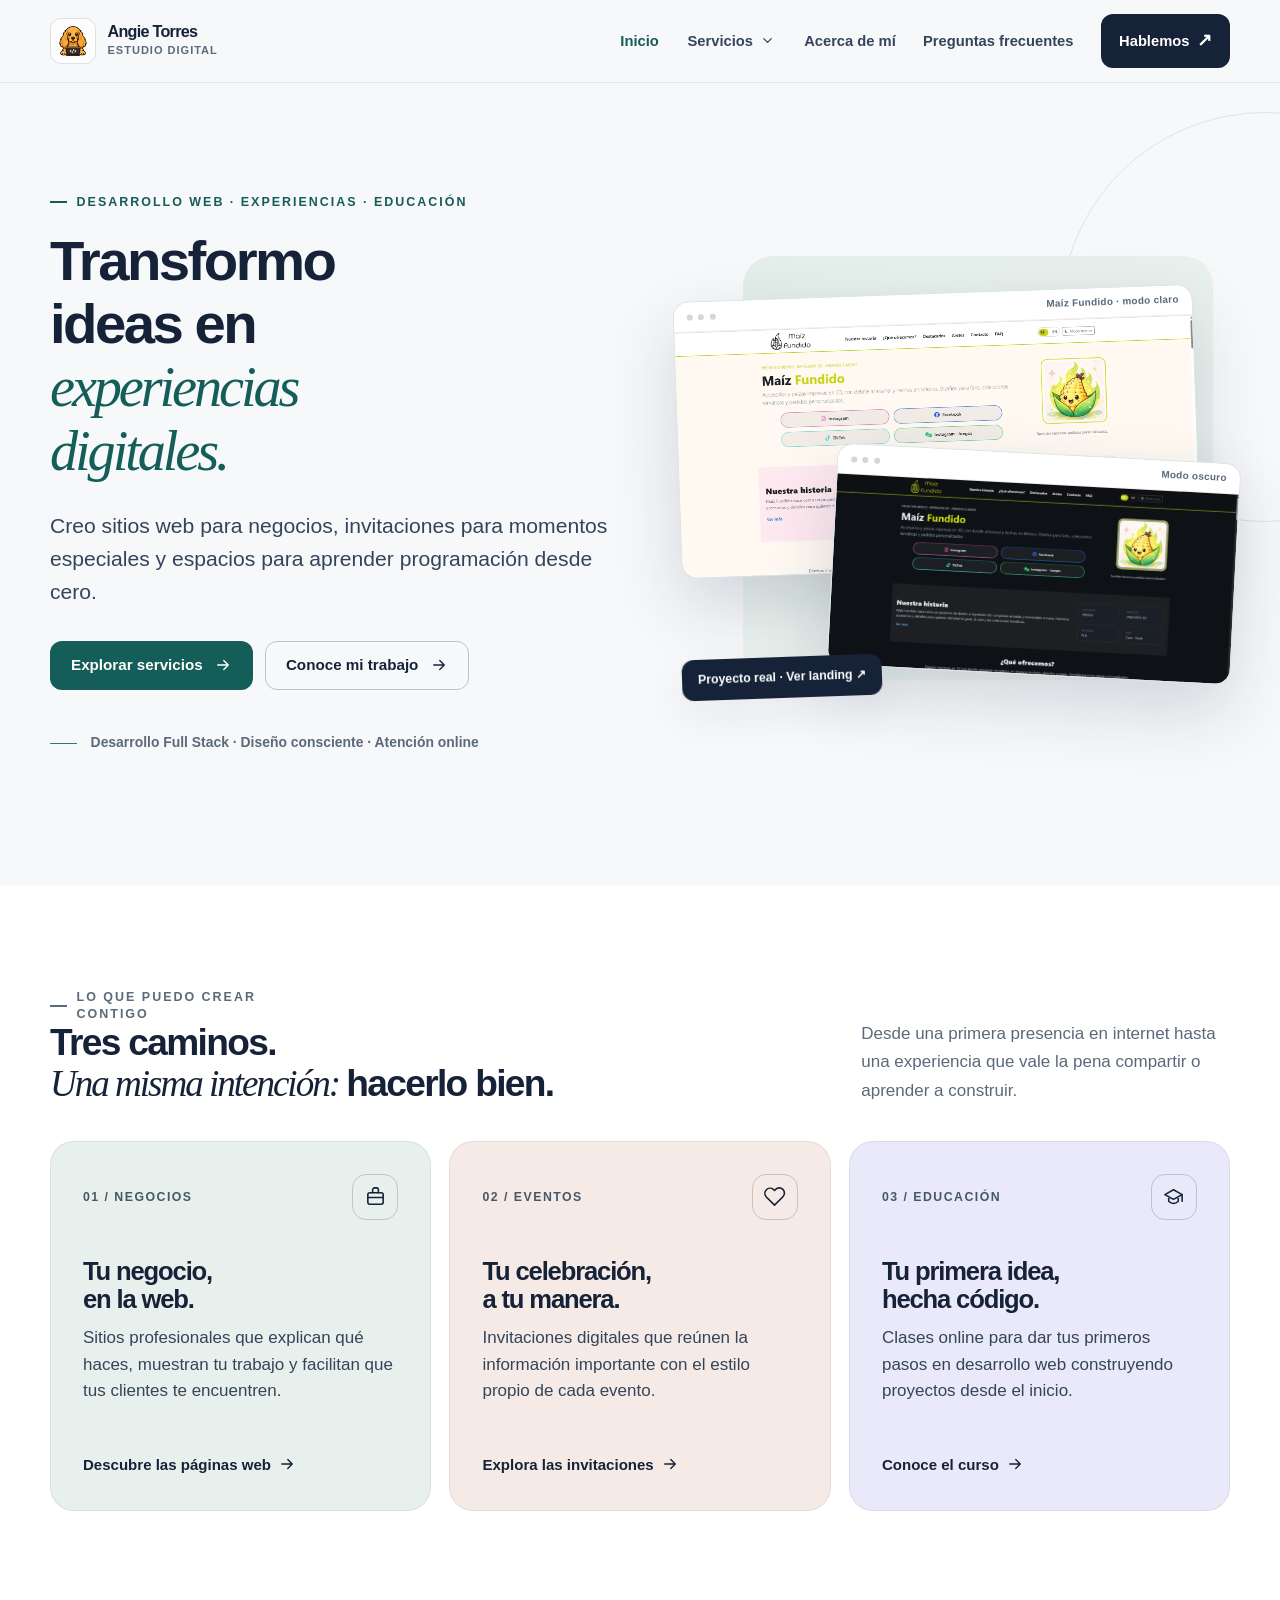
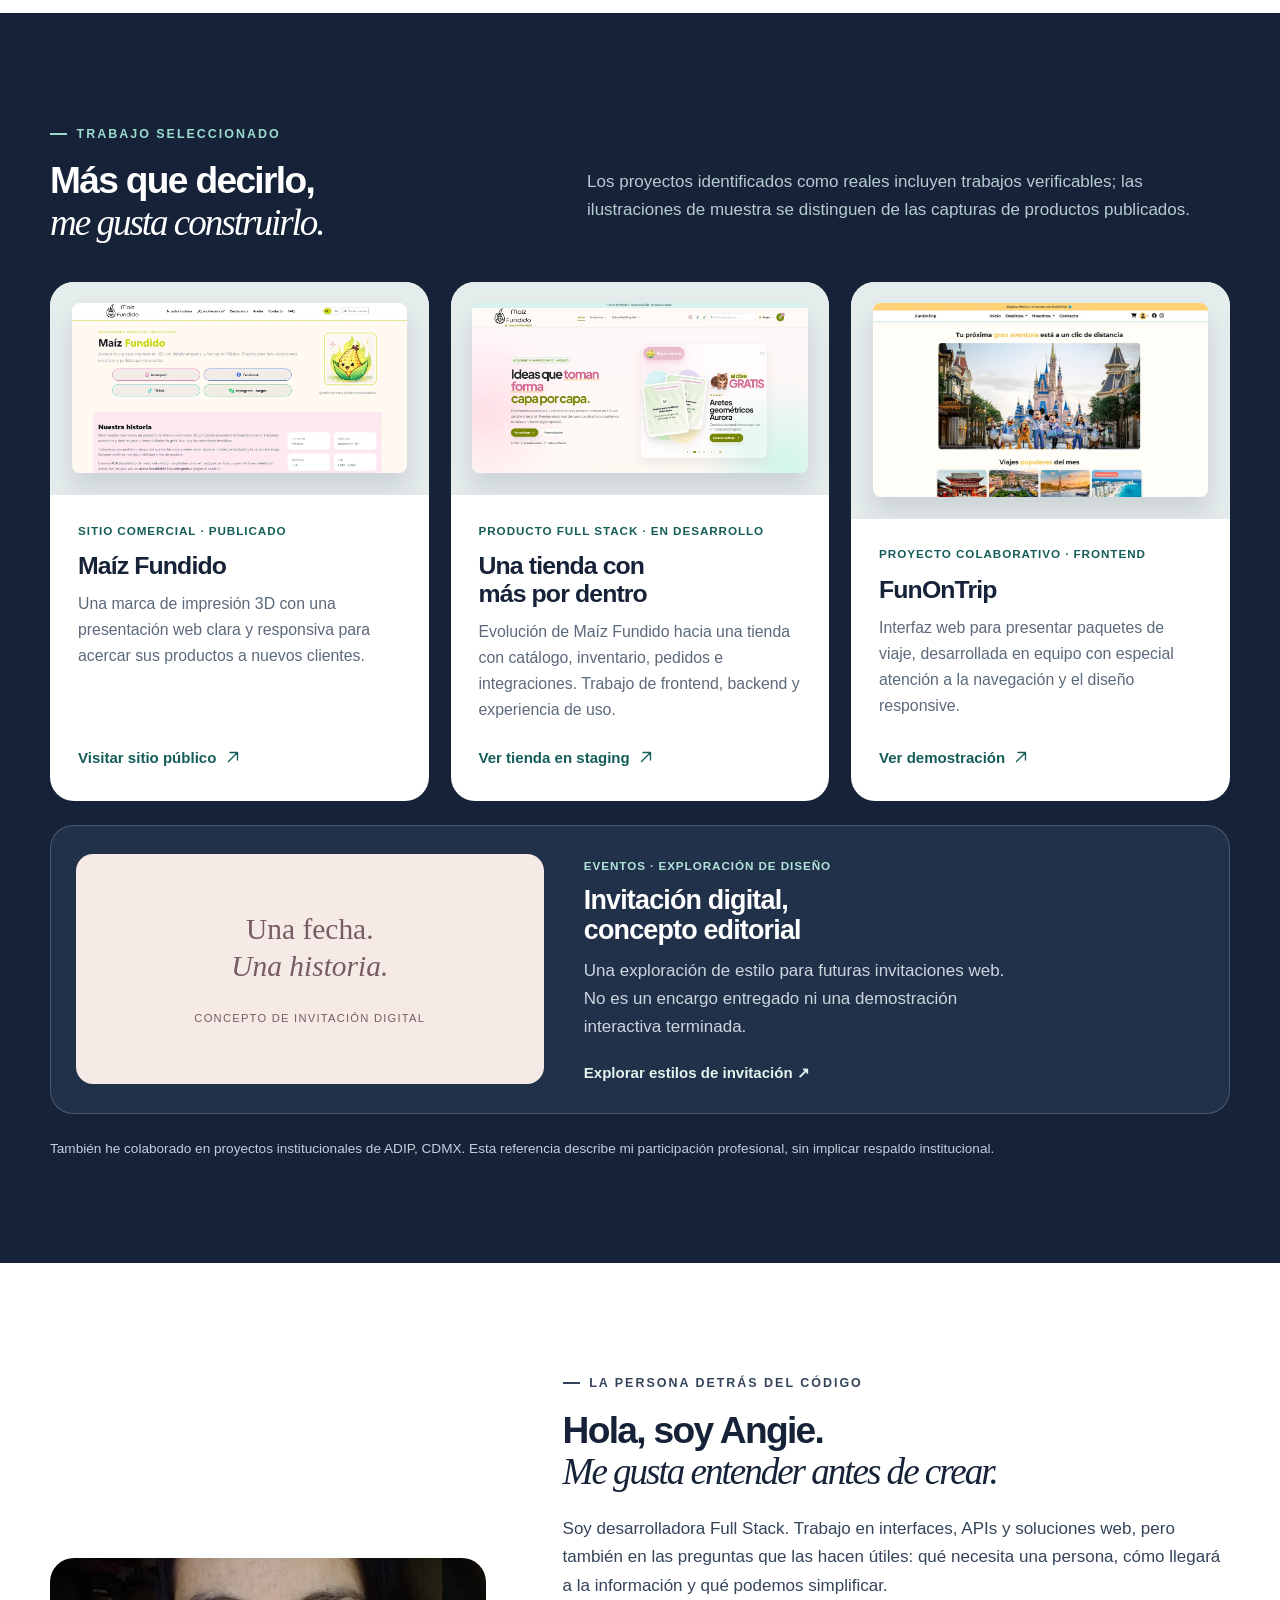
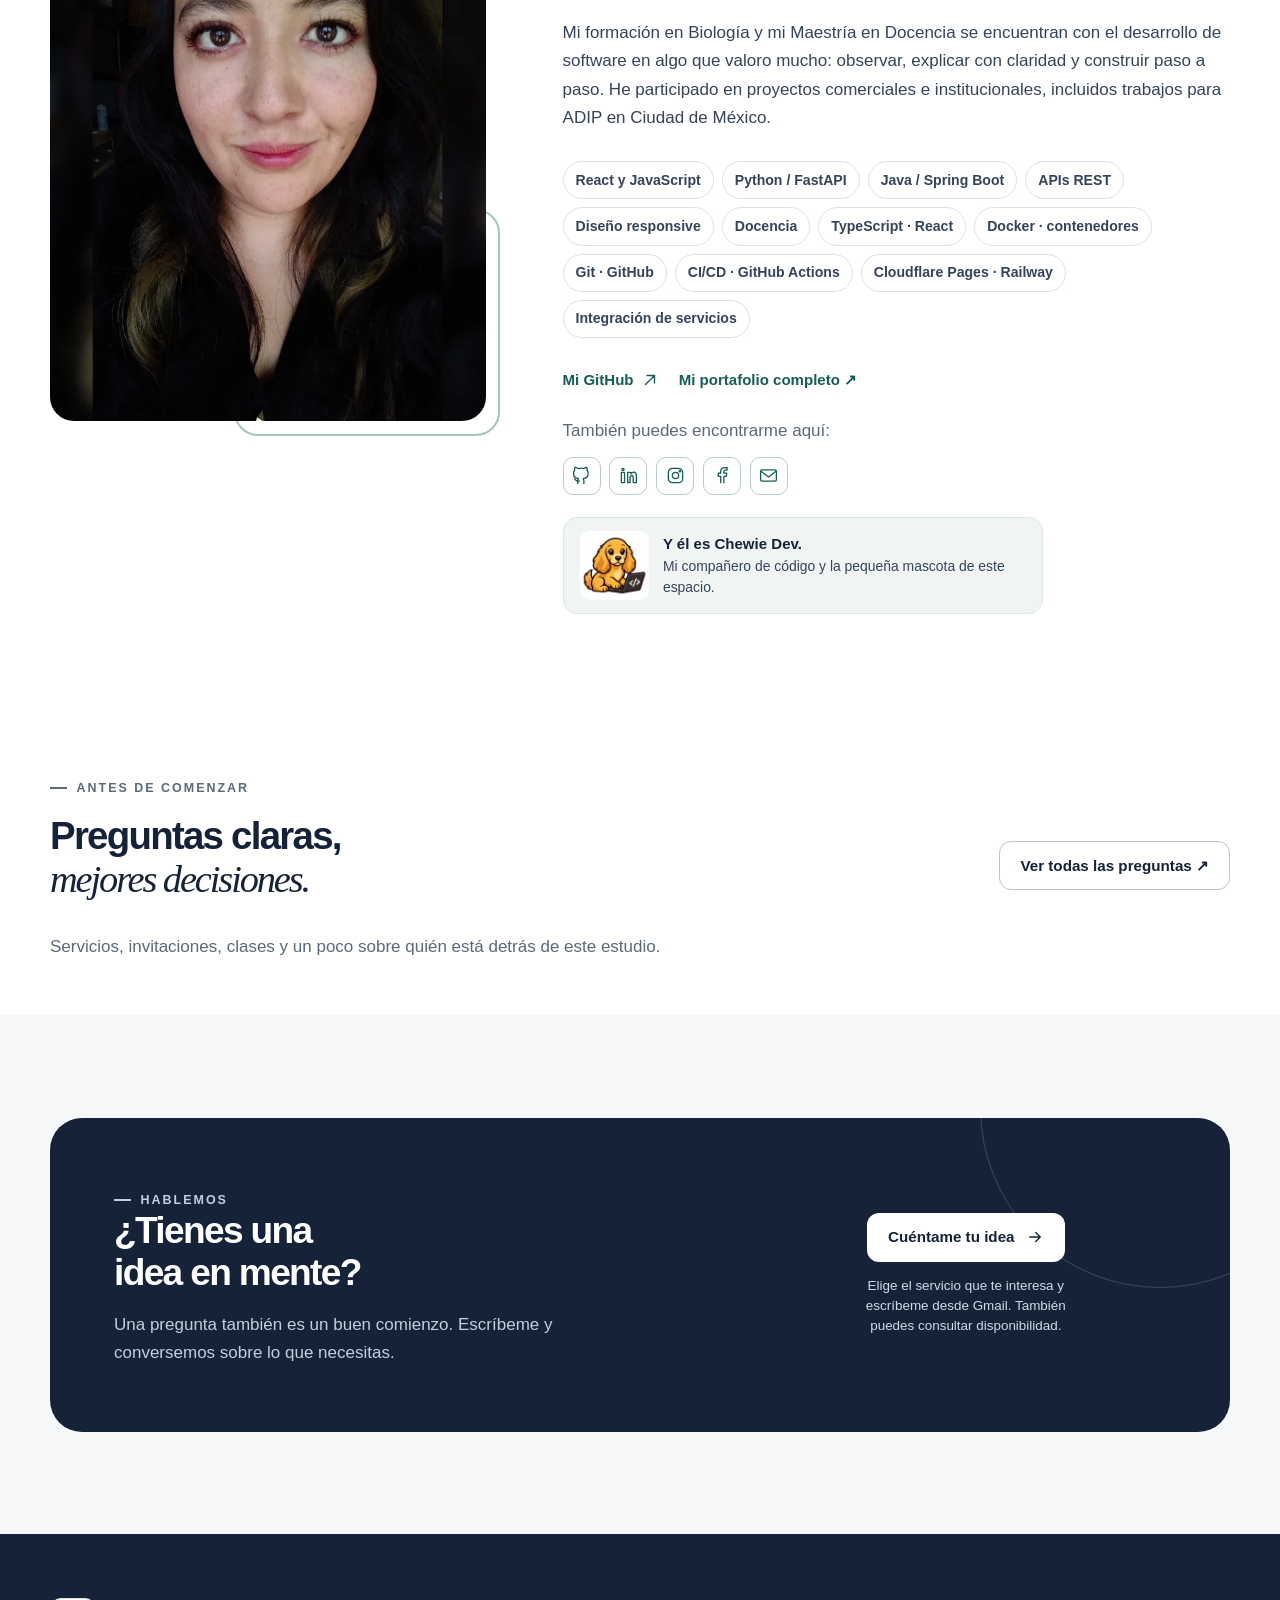
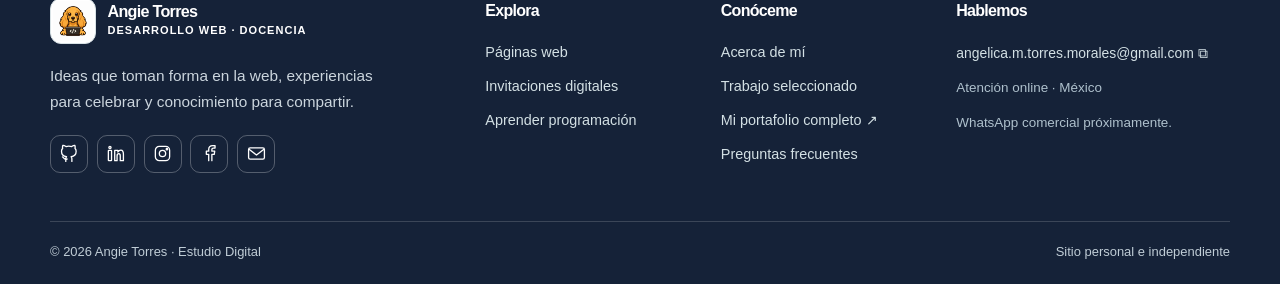
<file: index.html>
<!doctype html>
<html lang="es-MX">
  <head>
    <meta charset="utf-8" />
    <meta content="width=device-width,initial-scale=1" name="viewport" />
    <title>Angie Torres | Desarrollo web, invitaciones y clases</title>
    <meta
      content="Dise&ntilde;o y desarrollo p&aacute;ginas web para negocios, invitaciones digitales para eventos y clases online de programaci&oacute;n desde cero."
      name="description"
    />
    <meta content="#f7f8fa" name="theme-color" />
    <meta content="website" property="og:type" />
    <meta content="es_MX" property="og:locale" />
    <meta
      content="Angie Torres | Desarrollo web, invitaciones y clases"
      property="og:title"
    />
    <meta
      content="Dise&ntilde;o y desarrollo p&aacute;ginas web para negocios, invitaciones digitales para eventos y clases online de programaci&oacute;n desde cero."
      property="og:description"
    />
    <link
      href="./assets/chewie/chewie-long.ico"
      rel="icon"
      type="image/x-icon"
    />
    <link
      href="./assets/chewie/chewie-long-48.png"
      rel="icon"
      sizes="48x48"
      type="image/png"
    />
    <link
      href="./assets/chewie/chewie-long-180.png"
      rel="apple-touch-icon"
      sizes="180x180"
    />
    <link href="./css/tokens.css" rel="stylesheet" />
    <link href="./css/global.css" rel="stylesheet" />
    <link href="./css/components.css" rel="stylesheet" />
    <link href="./css/chewie-v13.css" rel="stylesheet" />
    <link href="./css/visual-refresh-v14.css" rel="stylesheet" />
    <link href="./css/restore-v16.css" rel="stylesheet" />
    <link href="./css/pages/inicio.css" rel="stylesheet" />
    <link href="./css/shared-polish.css" rel="stylesheet" />
    <script defer="" src="./js/emailjs-config.js"></script>
    <script defer="" src="./js/shared-layout.js"></script>
  </head>
  <body data-page="inicio">
    <a class="skip-link" href="#contenido"> Saltar al contenido </a>
    <div id="shared-header"></div>
    <div id="shared-backdrop"></div>
    <main id="contenido">
      <!-- Sección: hero-home -->
      <section aria-labelledby="home-title" class="hero-home">
        <div class="container hero-grid">
          <div class="hero-copy">
            <p class="kicker">
              Desarrollo web &middot; Experiencias &middot; Educaci&oacute;n
            </p>
            <h1 id="home-title">
              Transformo ideas en
              <span class="editorial"> experiencias digitales. </span>
            </h1>
            <p class="lead">
              Creo sitios web para negocios, invitaciones para momentos
              especiales y espacios para aprender programaci&oacute;n desde
              cero.
            </p>
            <div class="btn-row">
              <a class="btn btn-primary" href="#servicios">
                Explorar servicios
                <svg
                  aria-hidden="true"
                  fill="none"
                  stroke="currentColor"
                  stroke-linecap="round"
                  stroke-linejoin="round"
                  stroke-width="1.8"
                  viewbox="0 0 24 24"
                >
                  <path d="M5 12h14m-6-6 6 6-6 6"></path>
                </svg>
              </a>
              <a class="btn btn-outline" href="#proyectos">
                Conoce mi trabajo
                <svg
                  aria-hidden="true"
                  fill="none"
                  stroke="currentColor"
                  stroke-linecap="round"
                  stroke-linejoin="round"
                  stroke-width="1.8"
                  viewbox="0 0 24 24"
                >
                  <path d="M5 12h14m-6-6 6 6-6 6"></path>
                </svg>
              </a>
            </div>
            <p class="hero-trust">
              <span aria-hidden="true" class="line"> </span>
              Desarrollo Full Stack &middot; Dise&ntilde;o consciente &middot;
              Atenci&oacute;n online
            </p>
          </div>
          <div
            aria-label="Capturas reales de la landing de Ma&iacute;z Fundido en sus versiones de modo claro y modo oscuro"
            class="hero-stage hero-stage-real"
          >
            <div aria-hidden="true" class="stage-field"></div>
            <div class="stage-window stage-primary">
              <div aria-hidden="true" class="window-top">
                <i> </i>
                <i> </i>
                <i> </i>
                <span> Ma&iacute;z Fundido &middot; modo claro </span>
              </div>
              <img
                alt="Captura real de la landing Ma&iacute;z Fundido en modo claro, con el cat&aacute;logo de redes y secci&oacute;n Nuestra historia."
                fetchpriority="high"
                height="906"
                src="./assets/reales/maiz-fundido/landing-claro.webp"
                width="1915"
              />
            </div>
            <div class="stage-window stage-secondary">
              <div aria-hidden="true" class="window-top">
                <i> </i>
                <i> </i>
                <i> </i>
                <span> Modo oscuro </span>
              </div>
              <img
                alt="La misma landing de Ma&iacute;z Fundido en modo oscuro, con una paleta adaptada."
                height="907"
                src="./assets/reales/maiz-fundido/landing-oscuro.webp"
                width="1912"
              />
            </div>
            <a
              aria-label="Ver la landing real de Ma&iacute;z Fundido en una pesta&ntilde;a nueva"
              class="stage-note stage-note-link"
              href="https://maizfundido.pages.dev/"
              rel="noopener noreferrer"
              target="_blank"
            >
              Proyecto real &middot; Ver landing &nearrow;
            </a>
          </div>
        </div>
      </section>
      <!-- Sección: servicios -->
      <section
        aria-labelledby="services-title"
        class="section section-white anchor-offset"
        id="servicios"
      >
        <div class="container">
          <div class="section-head">
            <div>
              <p class="kicker">Lo que puedo crear contigo</p>
              <h2 id="services-title">
                Tres caminos.
                <br />
                <span class="editorial"> Una misma intenci&oacute;n: </span>
                hacerlo bien.
              </h2>
            </div>
            <p>
              Desde una primera presencia en internet hasta una experiencia que
              vale la pena compartir o aprender a construir.
            </p>
          </div>
          <div class="services-grid">
            <article class="service-card business">
              <div class="service-top">
                <span class="service-index"> 01 / NEGOCIOS </span>
                <span class="service-glyph">
                  <svg
                    aria-hidden="true"
                    fill="none"
                    stroke="currentColor"
                    stroke-linecap="round"
                    stroke-linejoin="round"
                    stroke-width="1.65"
                    viewbox="0 0 24 24"
                  >
                    <rect height="12" rx="2" width="16" x="4" y="8"></rect>
                    <path
                      d="M9 8V5a2 2 0 0 1 2-2h2a2 2 0 0 1 2 2v3M4 13h16"
                    ></path>
                  </svg>
                </span>
              </div>
              <h3>
                Tu negocio,
                <br />
                en la web.
              </h3>
              <p>
                Sitios profesionales que explican qu&eacute; haces, muestran tu
                trabajo y facilitan que tus clientes te encuentren.
              </p>
              <a class="text-link" href="./negocios.html">
                Descubre las p&aacute;ginas web
                <svg
                  aria-hidden="true"
                  fill="none"
                  stroke="currentColor"
                  stroke-linecap="round"
                  stroke-linejoin="round"
                  stroke-width="1.8"
                  viewbox="0 0 24 24"
                >
                  <path d="M5 12h14m-6-6 6 6-6 6"></path>
                </svg>
              </a>
            </article>
            <article class="service-card events">
              <div class="service-top">
                <span class="service-index"> 02 / EVENTOS </span>
                <span class="service-glyph">
                  <svg
                    aria-hidden="true"
                    fill="none"
                    stroke="currentColor"
                    stroke-linecap="round"
                    stroke-linejoin="round"
                    stroke-width="1.65"
                    viewbox="0 0 24 24"
                  >
                    <path
                      d="M20.8 4.6a5.4 5.4 0 0 0-7.6 0L12 5.8l-1.2-1.2a5.4 5.4 0 0 0-7.6 7.6L12 21l8.8-8.8a5.4 5.4 0 0 0 0-7.6Z"
                    ></path>
                  </svg>
                </span>
              </div>
              <h3>
                Tu celebraci&oacute;n,
                <br />
                a tu manera.
              </h3>
              <p>
                Invitaciones digitales que re&uacute;nen la informaci&oacute;n
                importante con el estilo propio de cada evento.
              </p>
              <a class="text-link" href="./eventos.html">
                Explora las invitaciones
                <svg
                  aria-hidden="true"
                  fill="none"
                  stroke="currentColor"
                  stroke-linecap="round"
                  stroke-linejoin="round"
                  stroke-width="1.8"
                  viewbox="0 0 24 24"
                >
                  <path d="M5 12h14m-6-6 6 6-6 6"></path>
                </svg>
              </a>
            </article>
            <article class="service-card learning">
              <div class="service-top">
                <span class="service-index"> 03 / EDUCACI&Oacute;N </span>
                <span class="service-glyph">
                  <svg
                    aria-hidden="true"
                    fill="none"
                    stroke="currentColor"
                    stroke-linecap="round"
                    stroke-linejoin="round"
                    stroke-width="1.65"
                    viewbox="0 0 24 24"
                  >
                    <path
                      d="m3 10 9-5 9 5-9 5-9-5Zm4 2v5c3 3 7 3 10 0v-5M21 10v7"
                    ></path>
                  </svg>
                </span>
              </div>
              <h3>
                Tu primera idea,
                <br />
                hecha c&oacute;digo.
              </h3>
              <p>
                Clases online para dar tus primeros pasos en desarrollo web
                construyendo proyectos desde el inicio.
              </p>
              <a class="text-link" href="./aprender.html">
                Conoce el curso
                <svg
                  aria-hidden="true"
                  fill="none"
                  stroke="currentColor"
                  stroke-linecap="round"
                  stroke-linejoin="round"
                  stroke-width="1.8"
                  viewbox="0 0 24 24"
                >
                  <path d="M5 12h14m-6-6 6 6-6 6"></path>
                </svg>
              </a>
            </article>
          </div>
        </div>
      </section>
      <!-- Sección: proyectos -->
      <section
        aria-labelledby="projects-title"
        class="section section-dark anchor-offset"
        id="proyectos"
      >
        <div class="container">
          <div class="projects-top">
            <div>
              <p class="kicker">Trabajo seleccionado</p>
              <h2 id="projects-title">
                M&aacute;s que decirlo,
                <br />
                <span class="editorial"> me gusta construirlo. </span>
              </h2>
            </div>
            <p class="project-note">
              Los proyectos identificados como reales incluyen trabajos
              verificables; las ilustraciones de muestra se distinguen de las
              capturas de productos publicados.
            </p>
          </div>
          <div class="project-grid">
            <article class="project-card">
              <div class="project-image">
                <img
                  alt="Sitio comercial Ma&iacute;z Fundido, portada con categor&iacute;as y producto destacado"
                  decoding="async"
                  height="659"
                  loading="lazy"
                  src="assets/portfolio/maiz-fundido-sitio.webp"
                  width="1350"
                />
              </div>
              <div class="project-body">
                <span class="mini-tag">
                  Sitio comercial &middot; Publicado
                </span>
                <h3>Ma&iacute;z Fundido</h3>
                <p>
                  Una marca de impresi&oacute;n 3D con una presentaci&oacute;n
                  web clara y responsiva para acercar sus productos a nuevos
                  clientes.
                </p>
                <a
                  class="text-link"
                  href="https://maizfundido.pages.dev/"
                  rel="noopener noreferrer"
                  target="_blank"
                >
                  Visitar sitio p&uacute;blico
                  <svg
                    aria-hidden="true"
                    fill="none"
                    stroke="currentColor"
                    stroke-linecap="round"
                    stroke-linejoin="round"
                    stroke-width="1.8"
                    viewbox="0 0 24 24"
                  >
                    <path d="M6 18 18 6M8 6h10v10"></path>
                  </svg>
                </a>
              </div>
            </article>
            <article class="project-card">
              <div class="project-image">
                <img
                  alt="Interfaz de e-commerce Ma&iacute;z Fundido con cat&aacute;logo y promoci&oacute;n visual"
                  decoding="async"
                  height="664"
                  loading="lazy"
                  src="assets/portfolio/maiz-fundido-tienda.webp"
                  width="1350"
                />
              </div>
              <div class="project-body">
                <span class="mini-tag">
                  Producto Full Stack &middot; En desarrollo
                </span>
                <h3>Una tienda con m&aacute;s por dentro</h3>
                <p>
                  Evoluci&oacute;n de Ma&iacute;z Fundido hacia una tienda con
                  cat&aacute;logo, inventario, pedidos e integraciones. Trabajo
                  de frontend, backend y experiencia de uso.
                </p>
                <a
                  class="text-link"
                  href="https://maiz-fundido-staging.angie-maizfundido.workers.dev/#/"
                  rel="noopener noreferrer"
                  target="_blank"
                >
                  Ver tienda en staging
                  <svg
                    aria-hidden="true"
                    fill="none"
                    stroke="currentColor"
                    stroke-linecap="round"
                    stroke-linejoin="round"
                    stroke-width="1.8"
                    viewbox="0 0 24 24"
                  >
                    <path d="M6 18 18 6M8 6h10v10"></path>
                  </svg>
                </a>
              </div>
            </article>
            <article class="project-card project-card-collab">
              <div class="project-image">
                <img
                  alt="Captura de FunOnTrip, un proyecto web colaborativo de viajes"
                  height="570"
                  src="assets/portfolio/funontrip.webp"
                  width="1200"
                />
              </div>
              <div class="project-body">
                <span class="mini-tag">
                  Proyecto colaborativo &middot; Frontend
                </span>
                <h3>FunOnTrip</h3>
                <p>
                  Interfaz web para presentar paquetes de viaje, desarrollada en
                  equipo con especial atenci&oacute;n a la navegaci&oacute;n y
                  el dise&ntilde;o responsive.
                </p>
                <a
                  class="text-link"
                  href="https://angie-torres-m.github.io/E-commerce_FunOnTrip_Equipo4/"
                  rel="noopener noreferrer"
                  target="_blank"
                >
                  Ver demostraci&oacute;n
                  <svg
                    aria-hidden="true"
                    fill="none"
                    stroke="currentColor"
                    stroke-linecap="round"
                    stroke-linejoin="round"
                    stroke-width="1.8"
                    viewbox="0 0 24 24"
                  >
                    <path d="M6 18 18 6M8 6h10v10"></path>
                  </svg>
                </a>
              </div>
            </article>
          </div>
          <article class="invitation-work invitation-editorial">
            <div aria-hidden="true" class="invitation-work-visual">
              <span>
                Una fecha.
                <br />
                <em> Una historia. </em>
              </span>
              <small> Concepto de invitaci&oacute;n digital </small>
            </div>
            <div>
              <span class="mini-tag">
                Eventos &middot; Exploraci&oacute;n de dise&ntilde;o
              </span>
              <h3>Invitaci&oacute;n digital, concepto editorial</h3>
              <p>
                Una exploraci&oacute;n de estilo para futuras invitaciones web.
                No es un encargo entregado ni una demostraci&oacute;n
                interactiva terminada.
              </p>
              <a class="text-link" href="./eventos.html#estilos">
                Explorar estilos de invitaci&oacute;n &nearrow;
              </a>
            </div>
          </article>
          <p class="project-footnote">
            Tambi&eacute;n he colaborado en proyectos institucionales de ADIP,
            CDMX. Esta referencia describe mi participaci&oacute;n profesional,
            sin implicar respaldo institucional.
          </p>
        </div>
      </section>
      <!-- Sección: sobre-mi -->
      <section
        aria-labelledby="about-title"
        class="section section-white anchor-offset"
        id="sobre-mi"
      >
        <div class="container about-grid">
          <div class="portrait-wrap">
            <img
              alt="Retrato de Angie Torres, desarrolladora Full Stack"
              decoding="async"
              height="760"
              loading="eager"
              src="assets/portfolio/angie-retrato.webp"
              width="760"
            />
          </div>
          <div class="about-copy">
            <p class="kicker">La persona detr&aacute;s del c&oacute;digo</p>
            <h2 id="about-title">
              Hola, soy Angie.
              <br />
              <span class="editorial"> Me gusta entender antes de crear. </span>
            </h2>
            <p>
              Soy desarrolladora Full Stack. Trabajo en interfaces, APIs y
              soluciones web, pero tambi&eacute;n en las preguntas que las hacen
              &uacute;tiles: qu&eacute; necesita una persona, c&oacute;mo
              llegar&aacute; a la informaci&oacute;n y qu&eacute; podemos
              simplificar.
            </p>
            <p>
              Mi formaci&oacute;n en Biolog&iacute;a y mi Maestr&iacute;a en
              Docencia se encuentran con el desarrollo de software en algo que
              valoro mucho: observar, explicar con claridad y construir paso a
              paso. He participado en proyectos comerciales e institucionales,
              incluidos trabajos para ADIP en Ciudad de M&eacute;xico.
            </p>
            <div
              aria-label="&Aacute;reas y herramientas con las que trabajo"
              class="about-tags"
            >
              <span> React y JavaScript </span>
              <span> Python / FastAPI </span>
              <span> Java / Spring Boot </span>
              <span> APIs REST </span>
              <span> Dise&ntilde;o responsive </span>
              <span> Docencia </span>
              <span> TypeScript &middot; React </span>
              <span> Docker &middot; contenedores </span>
              <span> Git &middot; GitHub </span>
              <span> CI/CD &middot; GitHub Actions </span>
              <span> Cloudflare Pages &middot; Railway </span>
              <span> Integraci&oacute;n de servicios </span>
            </div>
            <div class="about-links">
              <a
                class="text-link"
                href="https://github.com/Angie-Torres-M"
                rel="noopener noreferrer"
                target="_blank"
              >
                Mi GitHub
                <svg
                  aria-hidden="true"
                  fill="none"
                  stroke="currentColor"
                  stroke-linecap="round"
                  stroke-linejoin="round"
                  stroke-width="1.8"
                  viewbox="0 0 24 24"
                >
                  <path d="M6 18 18 6M8 6h10v10"></path>
                </svg>
              </a>
              <a
                class="text-link"
                href="https://angie-torres-m.github.io/MiPortafolio/"
                rel="noopener noreferrer"
                target="_blank"
              >
                Mi portafolio completo &nearrow;
              </a>
            </div>
            <div class="about-social">
              <p>Tambi&eacute;n puedes encontrarme aqu&iacute;:</p>
              <div aria-label="Redes sociales y contacto" class="social-links">
                <a
                  aria-label="GitHub (abre en nueva pesta&ntilde;a)"
                  href="https://github.com/Angie-Torres-M"
                  rel="noopener noreferrer"
                  target="_blank"
                  title="GitHub"
                >
                  <svg
                    aria-hidden="true"
                    fill="none"
                    stroke="currentColor"
                    stroke-linecap="round"
                    stroke-linejoin="round"
                    stroke-width="1.65"
                    viewbox="0 0 24 24"
                  >
                    <path
                      d="M9 19c-4.2 1.3-4.2-2.3-5.9-2.7M15 22v-3.3a3.4 3.4 0 0 0-.95-2.65c3.1-.36 6.35-1.52 6.35-6.9a5.35 5.35 0 0 0-1.5-3.72 4.96 4.96 0 0 0-.1-3.67s-1.3-.4-4 1.5a13.5 13.5 0 0 0-7.3 0c-2.7-1.9-4-1.5-4-1.5a4.96 4.96 0 0 0-.1 3.67 5.35 5.35 0 0 0-1.5 3.72c0 5.38 3.25 6.54 6.35 6.9A3.4 3.4 0 0 0 7.3 18.7V22"
                    ></path>
                  </svg>
                  <span class="sr-only"> GitHub </span>
                </a>
                <a
                  aria-label="LinkedIn (abre en nueva pesta&ntilde;a)"
                  href="https://www.linkedin.com/in/angietorresm"
                  rel="noopener noreferrer"
                  target="_blank"
                  title="LinkedIn"
                >
                  <svg
                    aria-hidden="true"
                    fill="none"
                    stroke="currentColor"
                    stroke-linecap="round"
                    stroke-linejoin="round"
                    stroke-width="1.65"
                    viewbox="0 0 24 24"
                  >
                    <rect height="13" rx=".6" width="4" x="3" y="8"></rect>
                    <circle cx="5" cy="4.5" r="1.4"></circle>
                    <path
                      d="M11 21V8h4v2.1c.8-1.5 2-2.4 3.8-2.4 3 0 3.2 2.3 3.2 5.3V21h-4v-6c0-1.7-.3-2.8-1.8-2.8-1.4 0-2.2 1.1-2.2 2.8v6Z"
                    ></path>
                  </svg>
                  <span class="sr-only"> LinkedIn </span>
                </a>
                <a
                  aria-label="Instagram (abre en nueva pesta&ntilde;a)"
                  href="https://www.instagram.com/angies__torres/"
                  rel="noopener noreferrer"
                  target="_blank"
                  title="Instagram"
                >
                  <svg
                    aria-hidden="true"
                    fill="none"
                    stroke="currentColor"
                    stroke-linecap="round"
                    stroke-linejoin="round"
                    stroke-width="1.65"
                    viewbox="0 0 24 24"
                  >
                    <rect height="18" rx="5" width="18" x="3" y="3"></rect>
                    <circle cx="12" cy="12" r="4"></circle>
                    <circle cx="17.6" cy="6.5" r=".9"></circle>
                  </svg>
                  <span class="sr-only"> Instagram </span>
                </a>
                <a
                  aria-label="Facebook (abre en nueva pesta&ntilde;a)"
                  href="https://www.facebook.com/anguie.torresmorales"
                  rel="noopener noreferrer"
                  target="_blank"
                  title="Facebook"
                >
                  <svg
                    aria-hidden="true"
                    fill="none"
                    stroke="currentColor"
                    stroke-linecap="round"
                    stroke-linejoin="round"
                    stroke-width="1.65"
                    viewbox="0 0 24 24"
                  >
                    <path
                      d="M15 21v-8h3l.6-4H15V7c0-1.2.5-1.9 1.8-1.9H19V2.2A24 24 0 0 0 16.1 2C12.7 2 11 3.8 11 7v2H8v4h3v8"
                    ></path>
                  </svg>
                  <span class="sr-only"> Facebook </span>
                </a>
                <a
                  aria-label="Redactar correo desde Gmail web (abre en nueva pesta&ntilde;a)"
                  href="https://mail.google.com/mail/?view=cm&amp;fs=1&amp;to=angelica.m.torres.morales@gmail.com"
                  rel="noopener noreferrer"
                  target="_blank"
                  title="Abrir redacci&oacute;n en Gmail web"
                >
                  <svg
                    aria-hidden="true"
                    fill="none"
                    stroke="currentColor"
                    stroke-linecap="round"
                    stroke-linejoin="round"
                    stroke-width="1.65"
                    viewbox="0 0 24 24"
                  >
                    <rect height="14" rx="2" width="20" x="2" y="5"></rect>
                    <path d="m3 7 9 7 9-7"></path>
                  </svg>
                  <span class="sr-only"> Correo electr&oacute;nico </span>
                </a>
              </div>
            </div>
            <div class="chewie-about">
              <img
                alt="Chewie Dev, perrito ilustrado con una laptop"
                height="74"
                loading="lazy"
                src="./assets/chewie/chewie-sobre-mi.webp"
                width="74"
              />
              <p>
                <strong> Y &eacute;l es Chewie Dev. </strong>
                Mi compa&ntilde;ero de c&oacute;digo y la peque&ntilde;a mascota
                de este espacio.
              </p>
            </div>
          </div>
        </div>
      </section>
      <!-- Sección: section · section-white · faq-teaser -->
      <section class="section section-white faq-teaser">
        <div class="container teaser-row">
          <div>
            <p class="kicker">Antes de comenzar</p>
            <h2>
              Preguntas claras,
              <span class="editorial"> mejores decisiones. </span>
            </h2>
            <p>
              Servicios, invitaciones, clases y un poco sobre qui&eacute;n
              est&aacute; detr&aacute;s de este estudio.
            </p>
          </div>
          <a class="btn btn-outline" href="./preguntas.html">
            Ver todas las preguntas &nearrow;
          </a>
        </div>
      </section>
      <!-- Sección: contacto -->
      <section
        aria-labelledby="contact-title"
        class="section anchor-offset"
        id="contacto"
      >
        <div class="container">
          <div class="contact-panel">
            <div>
              <p class="kicker">Hablemos</p>
              <h2 id="contact-title">&iquest;Tienes una idea en mente?</h2>
              <p>
                Una pregunta tambi&eacute;n es un buen comienzo.
                Escr&iacute;beme y conversemos sobre lo que necesitas.
              </p>
            </div>
            <div class="contact-actions">
              <a class="btn btn-light" data-contact="general" href="#contacto">
                Cu&eacute;ntame tu idea
                <svg
                  aria-hidden="true"
                  fill="none"
                  stroke="currentColor"
                  stroke-linecap="round"
                  stroke-linejoin="round"
                  stroke-width="1.8"
                  viewbox="0 0 24 24"
                >
                  <path d="M5 12h14m-6-6 6 6-6 6"></path>
                </svg>
              </a>
              <span class="contact-secondary">
                Elige el servicio que te interesa y escr&iacute;beme desde
                Gmail. Tambi&eacute;n puedes consultar disponibilidad.
              </span>
            </div>
          </div>
        </div>
      </section>
    </main>
    <div id="shared-footer"></div>
    <div id="shared-contact"></div>
  </body>
</html>
</file>
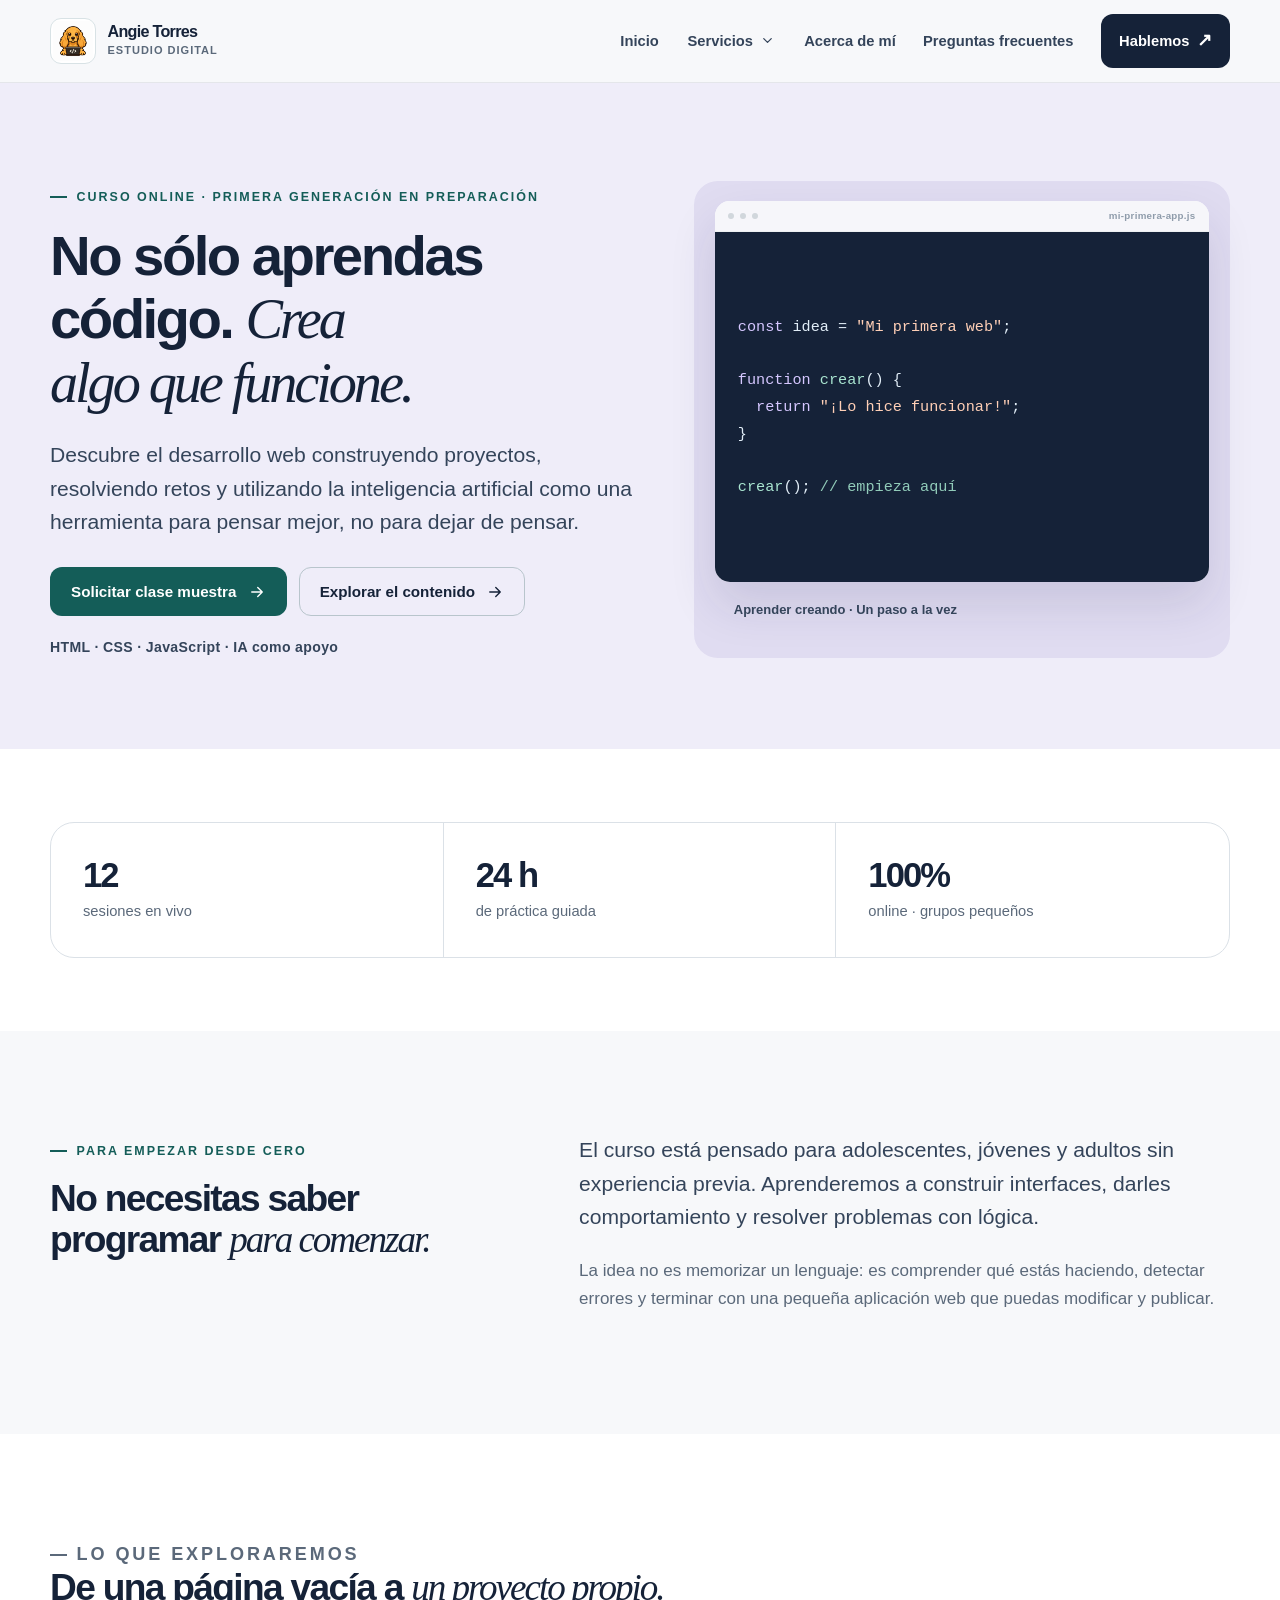
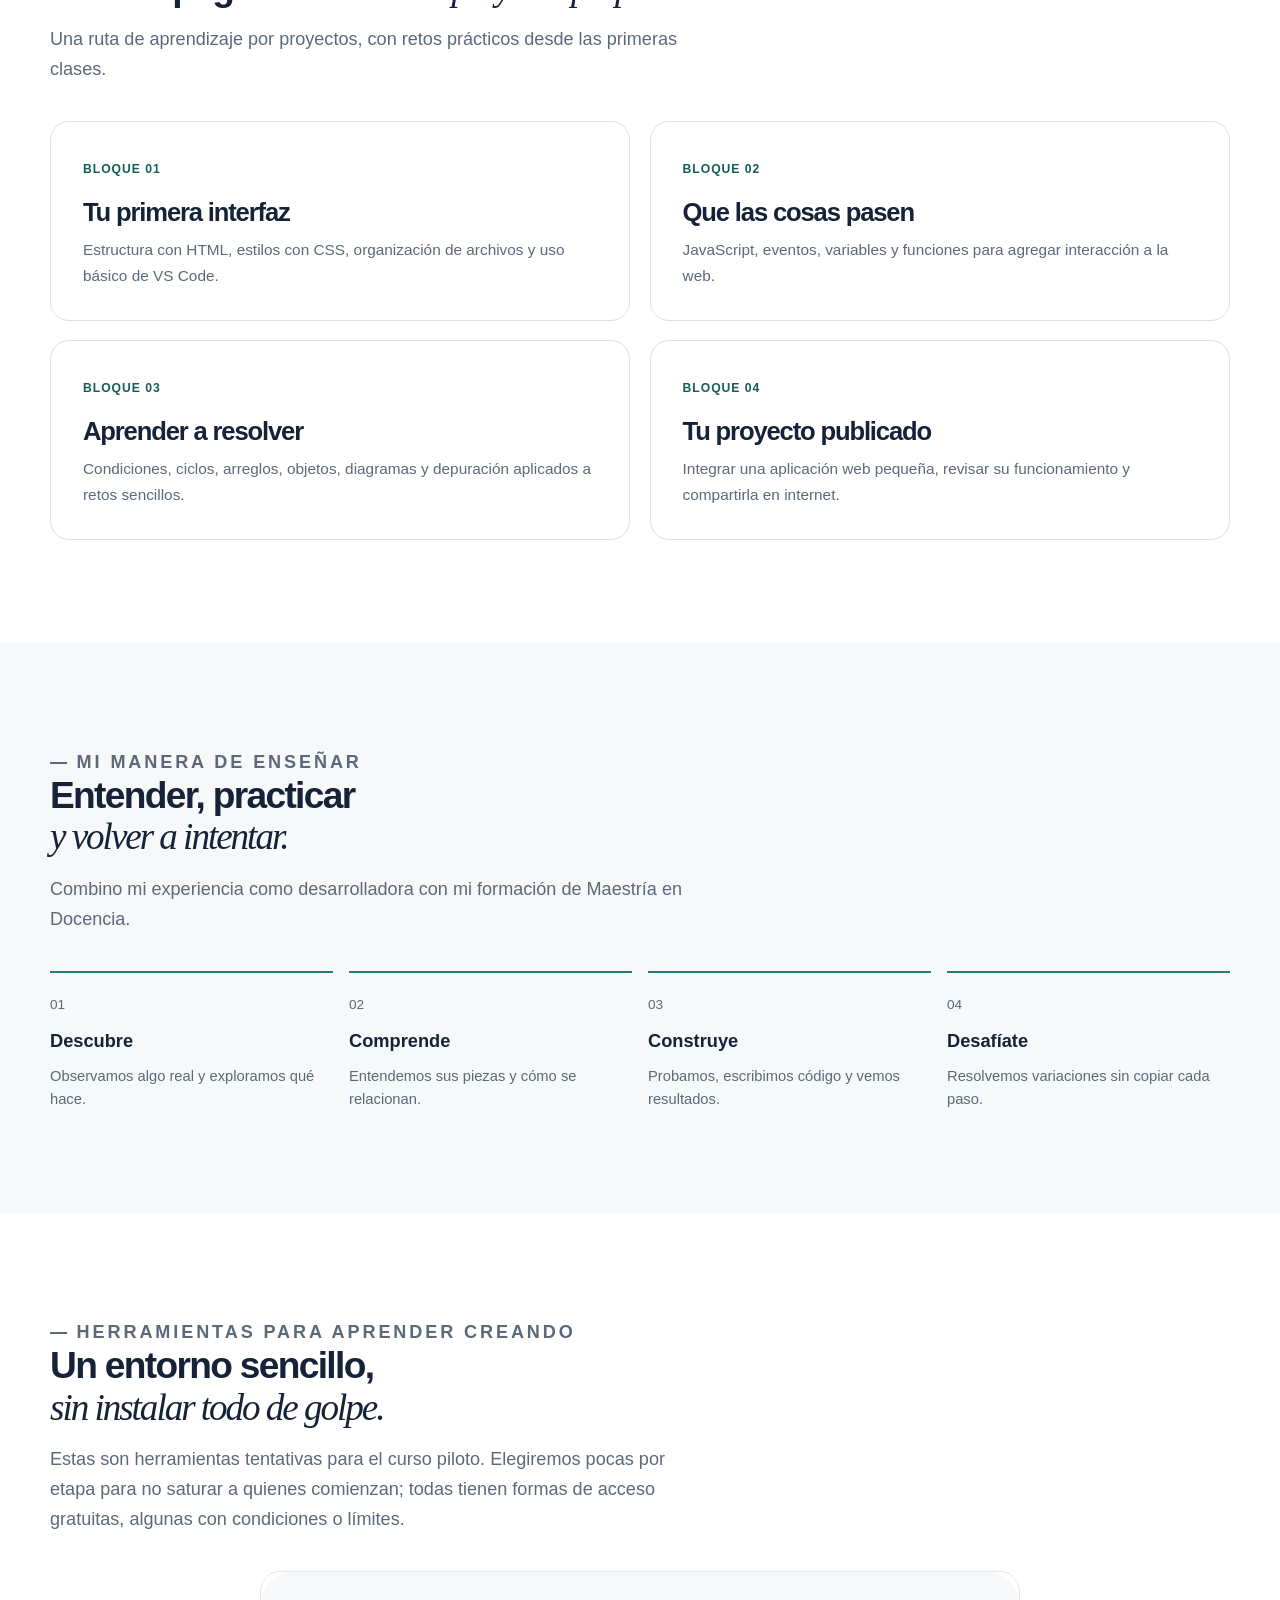
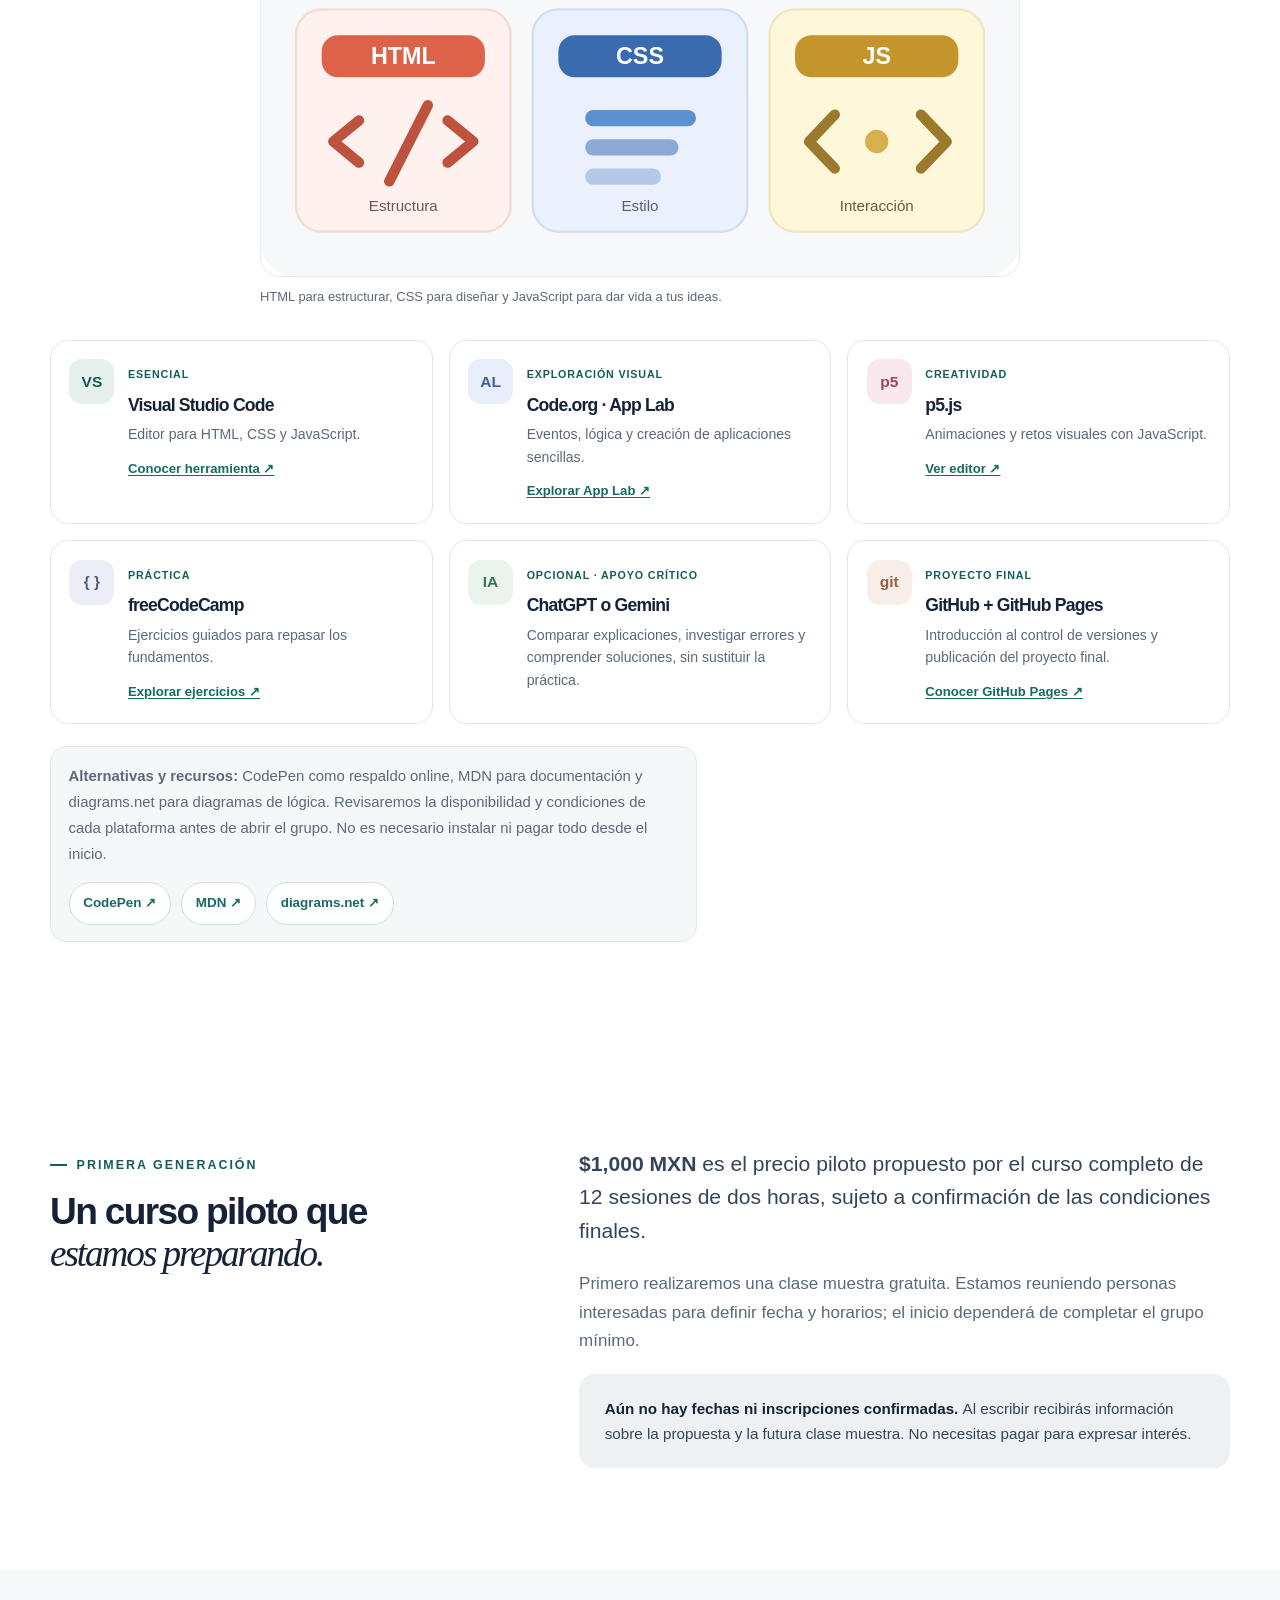
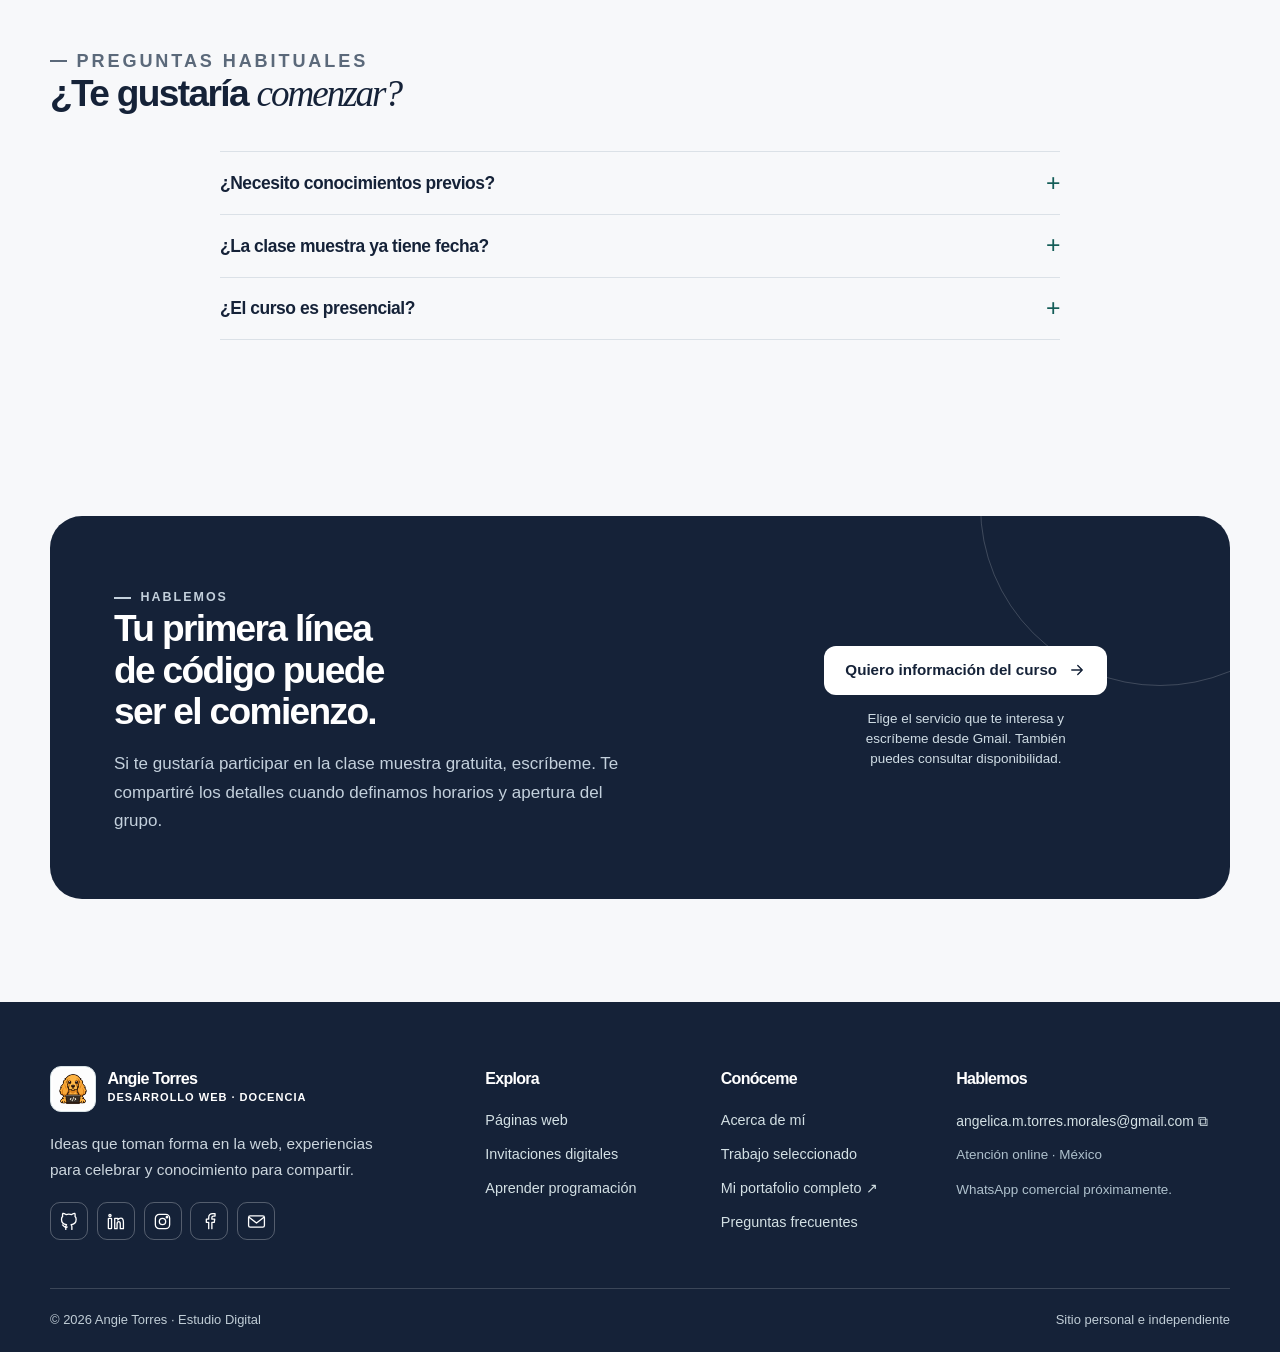
<file: aprender.html>
<!doctype html>

<html lang="es-MX">
  <head>
    <meta charset="utf-8" />
    <meta content="width=device-width,initial-scale=1" name="viewport" />
    <title>Curso de desarrollo web desde cero | Angie Torres</title>
    <meta
      content="Curso online en preparación: HTML, CSS, JavaScript e IA como apoyo. 12 sesiones, 24 horas y clase muestra gratuita, con fechas por definir."
      name="description"
    />
    <meta content="#f7f8fa" name="theme-color" />
    <meta content="website" property="og:type" />
    <meta content="es_MX" property="og:locale" />
    <meta
      content="Curso de desarrollo web desde cero | Angie Torres"
      property="og:title"
    />
    <meta
      content="Curso online en preparación: HTML, CSS, JavaScript e IA como apoyo. 12 sesiones, 24 horas y clase muestra gratuita, con fechas por definir."
      property="og:description"
    />
    <link
      href="./assets/chewie/chewie-long.ico"
      rel="icon"
      type="image/x-icon"
    />
    <link
      href="./assets/chewie/chewie-long-48.png"
      rel="icon"
      sizes="48x48"
      type="image/png"
    />
    <link
      href="./assets/chewie/chewie-long-180.png"
      rel="apple-touch-icon"
      sizes="180x180"
    />
    <link href="./css/tokens.css" rel="stylesheet" />
    <link href="./css/global.css" rel="stylesheet" />
    <link href="./css/components.css" rel="stylesheet" />
    <link href="./css/chewie-v13.css" rel="stylesheet" />
    <link href="./css/visual-refresh-v14.css" rel="stylesheet" />
    <link href="./css/restore-v16.css" rel="stylesheet" />
    <link href="./css/pages/aprender.css" rel="stylesheet" />
    <link href="./css/shared-polish.css" rel="stylesheet" />
    <script defer="" src="./js/emailjs-config.js"></script>
    <script defer="" src="./js/shared-layout.js"></script>
  </head>
  <body data-page="aprender">
    <a class="skip-link" href="#contenido"> Saltar al contenido </a>
    <div id="shared-header"></div>
    <div id="shared-backdrop"></div>
    <main id="contenido">
      <!-- Sección: page-hero · page-hero-learning -->
      <section
        aria-labelledby="learn-title"
        class="page-hero page-hero-learning"
      >
        <div class="container page-hero-grid">
          <div>
            <p class="kicker">
              Curso online · Primera generación en preparación
            </p>
            <h1 id="learn-title">
              No sólo aprendas código.
              <span class="editorial"> Crea algo que funcione. </span>
            </h1>
            <p class="lead">
              Descubre el desarrollo web construyendo proyectos, resolviendo
              retos y utilizando la inteligencia artificial como una herramienta
              para pensar mejor, no para dejar de pensar.
            </p>
            <div class="btn-row">
              <a
                class="btn btn-primary"
                data-contact="programacion"
                href="#contacto"
              >
                Solicitar clase muestra
                <svg
                  aria-hidden="true"
                  fill="none"
                  stroke="currentColor"
                  stroke-linecap="round"
                  stroke-linejoin="round"
                  stroke-width="1.8"
                  viewbox="0 0 24 24"
                >
                  <path d="M5 12h14m-6-6 6 6-6 6"></path>
                </svg>
              </a>
              <a class="btn btn-outline" href="#contenido-curso">
                Explorar el contenido
                <svg
                  aria-hidden="true"
                  fill="none"
                  stroke="currentColor"
                  stroke-linecap="round"
                  stroke-linejoin="round"
                  stroke-width="1.8"
                  viewbox="0 0 24 24"
                >
                  <path d="M5 12h14m-6-6 6 6-6 6"></path>
                </svg>
              </a>
            </div>
            <p class="hero-meta">HTML · CSS · JavaScript · IA como apoyo</p>
          </div>
          <div
            aria-label="Ilustración tipográfica de una práctica de JavaScript, no un editor funcional"
            class="learning-visual"
          >
            <div class="code-window">
              <div aria-hidden="true" class="window-top">
                <i> </i>
                <i> </i>
                <i> </i>
                <span> mi-primera-app.js </span>
              </div>
              <div class="code-content">
                <pre
                  class="code-lines"
                ><code><span class="violet">const</span> idea = <span class="peach">"Mi primera web"</span>;

<span class="violet">function</span> <span class="mint">crear</span>() {
  <span class="violet">return</span> <span class="peach">"¡Lo hice funcionar!"</span>;
}

<span class="mint">crear</span>(); <span class="comment">// empieza aquí</span></code></pre>
              </div>
            </div>
            <p class="learning-caption">Aprender creando · Un paso a la vez</p>
          </div>
        </div>
      </section>
      <!-- Sección: section-compact · section-white -->
      <section class="section-compact section-white">
        <div class="container">
          <div aria-label="Datos del curso piloto" class="facts-strip">
            <div class="fact">
              <strong> 12 </strong>
              <span> sesiones en vivo </span>
            </div>
            <div class="fact">
              <strong> 24 h </strong>
              <span> de práctica guiada </span>
            </div>
            <div class="fact">
              <strong> 100% </strong>
              <span> online · grupos pequeños </span>
            </div>
          </div>
        </div>
      </section>
      <!-- Sección: section -->
      <section aria-labelledby="learn-intro" class="section">
        <div class="container intro-columns">
          <div>
            <p class="kicker">Para empezar desde cero</p>
            <h2 id="learn-intro">
              No necesitas saber programar
              <span class="editorial"> para comenzar. </span>
            </h2>
          </div>
          <div>
            <p class="lead">
              El curso está pensado para adolescentes, jóvenes y adultos sin
              experiencia previa. Aprenderemos a construir interfaces, darles
              comportamiento y resolver problemas con lógica.
            </p>
            <p class="muted">
              La idea no es memorizar un lenguaje: es comprender qué estás
              haciendo, detectar errores y terminar con una pequeña aplicación
              web que puedas modificar y publicar.
            </p>
          </div>
        </div>
      </section>
      <!-- Sección: contenido-curso -->
      <section
        aria-labelledby="curriculum-title"
        class="section section-white anchor-offset"
        id="contenido-curso"
      >
        <div class="container">
          <div class="section-intro">
            <p class="kicker">Lo que exploraremos</p>
            <h2 id="curriculum-title">
              De una página vacía a
              <span class="editorial"> un proyecto propio. </span>
            </h2>
            <p>
              Una ruta de aprendizaje por proyectos, con retos prácticos desde
              las primeras clases.
            </p>
          </div>
          <div class="curriculum-grid">
            <div class="curriculum-card">
              <span class="module"> Bloque 01 </span>
              <h3>Tu primera interfaz</h3>
              <p>
                Estructura con HTML, estilos con CSS, organización de archivos y
                uso básico de VS Code.
              </p>
            </div>
            <div class="curriculum-card">
              <span class="module"> Bloque 02 </span>
              <h3>Que las cosas pasen</h3>
              <p>
                JavaScript, eventos, variables y funciones para agregar
                interacción a la web.
              </p>
            </div>
            <div class="curriculum-card">
              <span class="module"> Bloque 03 </span>
              <h3>Aprender a resolver</h3>
              <p>
                Condiciones, ciclos, arreglos, objetos, diagramas y depuración
                aplicados a retos sencillos.
              </p>
            </div>
            <div class="curriculum-card">
              <span class="module"> Bloque 04 </span>
              <h3>Tu proyecto publicado</h3>
              <p>
                Integrar una aplicación web pequeña, revisar su funcionamiento y
                compartirla en internet.
              </p>
            </div>
          </div>
        </div>
      </section>
      <!-- Sección: section -->
      <section aria-labelledby="method-title" class="section">
        <div class="container">
          <div class="section-intro">
            <p class="kicker">Mi manera de enseñar</p>
            <h2 id="method-title">
              Entender, practicar
              <br />
              <span class="editorial"> y volver a intentar. </span>
            </h2>
            <p>
              Combino mi experiencia como desarrolladora con mi formación de
              Maestría en Docencia.
            </p>
          </div>
          <div class="method-grid">
            <div class="method-step">
              <span> 01 </span>
              <strong> Descubre </strong>
              <p>Observamos algo real y exploramos qué hace.</p>
            </div>
            <div class="method-step">
              <span> 02 </span>
              <strong> Comprende </strong>
              <p>Entendemos sus piezas y cómo se relacionan.</p>
            </div>
            <div class="method-step">
              <span> 03 </span>
              <strong> Construye </strong>
              <p>Probamos, escribimos código y vemos resultados.</p>
            </div>
            <div class="method-step">
              <span> 04 </span>
              <strong> Desafíate </strong>
              <p>Resolvemos variaciones sin copiar cada paso.</p>
            </div>
          </div>
        </div>
      </section>
      <!-- Sección: section · section-white -->
      <section
        aria-labelledby="toolkit-title"
        class="section section-white learning-toolkit"
      >
        <div class="container">
          <div class="section-intro">
            <p class="kicker">Herramientas para aprender creando</p>
            <h2 id="toolkit-title">
              Un entorno sencillo,
              <span class="editorial"> sin instalar todo de golpe. </span>
            </h2>
            <p>
              Estas son herramientas tentativas para el curso piloto. Elegiremos
              pocas por etapa para no saturar a quienes comienzan; todas tienen
              formas de acceso gratuitas, algunas con condiciones o límites.
            </p>
          </div>
          <figure class="course-stack-visual">
            <img
              alt="Tarjetas ilustradas de HTML, CSS y JavaScript, tecnologías principales del curso"
              height="260"
              loading="lazy"
              src="./assets/curso/tecnologias-web.svg"
              width="650"
            />
            <figcaption>
              HTML para estructurar, CSS para diseñar y JavaScript para dar vida
              a tus ideas.
            </figcaption>
          </figure>
          <div class="course-tools-grid">
            <article class="course-tool-card">
              <span class="tool-mark mark-vscode"> VS </span>
              <div>
                <span class="mini-tag"> ESENCIAL </span>
                <h3>Visual Studio Code</h3>
                <p>Editor para HTML, CSS y JavaScript.</p>
                <a
                  href="https://code.visualstudio.com/"
                  rel="noopener noreferrer"
                  target="_blank"
                >
                  Conocer herramienta ↗
                </a>
              </div>
            </article>
            <article class="course-tool-card">
              <span class="tool-mark mark-codeorg"> AL </span>
              <div>
                <span class="mini-tag"> EXPLORACIÓN VISUAL </span>
                <h3>Code.org · App Lab</h3>
                <p>Eventos, lógica y creación de aplicaciones sencillas.</p>
                <a
                  href="https://code.org/en-US/tools/app-lab"
                  rel="noopener noreferrer"
                  target="_blank"
                >
                  Explorar App Lab ↗
                </a>
              </div>
            </article>
            <article class="course-tool-card">
              <span class="tool-mark mark-p5"> p5 </span>
              <div>
                <span class="mini-tag"> CREATIVIDAD </span>
                <h3>p5.js</h3>
                <p>Animaciones y retos visuales con JavaScript.</p>
                <a
                  href="https://editor.p5js.org/"
                  rel="noopener noreferrer"
                  target="_blank"
                >
                  Ver editor ↗
                </a>
              </div>
            </article>
            <article class="course-tool-card">
              <span class="tool-mark mark-fcc"> { } </span>
              <div>
                <span class="mini-tag"> PRÁCTICA </span>
                <h3>freeCodeCamp</h3>
                <p>Ejercicios guiados para repasar los fundamentos.</p>
                <a
                  href="https://www.freecodecamp.org/learn/"
                  rel="noopener noreferrer"
                  target="_blank"
                >
                  Explorar ejercicios ↗
                </a>
              </div>
            </article>
            <article class="course-tool-card">
              <span class="tool-mark mark-ai"> IA </span>
              <div>
                <span class="mini-tag"> OPCIONAL · APOYO CRÍTICO </span>
                <h3>ChatGPT o Gemini</h3>
                <p>
                  Comparar explicaciones, investigar errores y comprender
                  soluciones, sin sustituir la práctica.
                </p>
              </div>
            </article>
            <article class="course-tool-card">
              <span class="tool-mark mark-git"> git </span>
              <div>
                <span class="mini-tag"> PROYECTO FINAL </span>
                <h3>GitHub + GitHub Pages</h3>
                <p>
                  Introducción al control de versiones y publicación del
                  proyecto final.
                </p>
                <a
                  href="https://pages.github.com/"
                  rel="noopener noreferrer"
                  target="_blank"
                >
                  Conocer GitHub Pages ↗
                </a>
              </div>
            </article>
          </div>
          <div class="toolkit-note" role="note">
            <p>
              <strong>Alternativas y recursos:</strong> CodePen como respaldo
              online, MDN para documentación y diagrams.net para diagramas de
              lógica. Revisaremos la disponibilidad y condiciones de cada
              plataforma antes de abrir el grupo. No es necesario instalar ni
              pagar todo desde el inicio.
            </p>
            <div aria-label="Recursos de apoyo" class="toolkit-links">
              <a
                href="https://codepen.io/"
                rel="noopener noreferrer"
                target="_blank"
                >CodePen ↗</a
              >
              <a
                href="https://developer.mozilla.org/es/"
                rel="noopener noreferrer"
                target="_blank"
                >MDN ↗</a
              >
              <a
                href="https://app.diagrams.net/"
                rel="noopener noreferrer"
                target="_blank"
                >diagrams.net ↗</a
              >
            </div>
          </div>
        </div>
      </section>
      <section aria-labelledby="conditions-title" class="section section-white">
        <div class="container intro-columns">
          <div>
            <p class="kicker">Primera generación</p>
            <h2 id="conditions-title">
              Un curso piloto que
              <span class="editorial"> estamos preparando. </span>
            </h2>
          </div>
          <div>
            <p class="lead">
              <strong> $1,000 MXN </strong>
              es el precio piloto propuesto por el curso completo de 12 sesiones
              de dos horas, sujeto a confirmación de las condiciones finales.
            </p>
            <p class="muted">
              Primero realizaremos una clase muestra gratuita. Estamos reuniendo
              personas interesadas para definir fecha y horarios; el inicio
              dependerá de completar el grupo mínimo.
            </p>
            <div class="notice">
              <strong> Aún no hay fechas ni inscripciones confirmadas. </strong>
              Al escribir recibirás información sobre la propuesta y la futura
              clase muestra. No necesitas pagar para expresar interés.
            </div>
          </div>
        </div>
      </section>
      <!-- Sección: section-compact -->
      <section aria-labelledby="faq-title" class="section-compact">
        <div class="container">
          <div class="section-intro">
            <p class="kicker">Preguntas habituales</p>
            <h2 id="faq-title">
              ¿Te gustaría
              <span class="editorial"> comenzar? </span>
            </h2>
          </div>
          <div class="faq-list">
            <details>
              <summary>¿Necesito conocimientos previos?</summary>
              <p>
                No. La propuesta está diseñada para personas que quieren
                comenzar desde cero y practicar con HTML, CSS y JavaScript paso
                a paso.
              </p>
            </details>
            <details>
              <summary>¿La clase muestra ya tiene fecha?</summary>
              <p>
                Todavía no. Actualmente estamos reuniendo personas interesadas y
                después confirmaremos fechas, horarios y condiciones de
                apertura.
              </p>
            </details>
            <details>
              <summary>¿El curso es presencial?</summary>
              <p>
                No. La propuesta piloto contempla 12 sesiones en vivo,
                completamente online.
              </p>
            </details>
          </div>
        </div>
      </section>
      <!-- Sección: contacto -->
      <section
        aria-labelledby="contact-title"
        class="section anchor-offset"
        id="contacto"
      >
        <div class="container">
          <div class="contact-panel">
            <div>
              <p class="kicker">Hablemos</p>
              <h2 id="contact-title">
                Tu primera línea de código puede ser el comienzo.
              </h2>
              <p>
                Si te gustaría participar en la clase muestra gratuita,
                escríbeme. Te compartiré los detalles cuando definamos horarios
                y apertura del grupo.
              </p>
            </div>
            <div class="contact-actions">
              <a
                class="btn btn-light"
                data-contact="programacion"
                href="#contacto"
              >
                Quiero información del curso
                <svg
                  aria-hidden="true"
                  fill="none"
                  stroke="currentColor"
                  stroke-linecap="round"
                  stroke-linejoin="round"
                  stroke-width="1.8"
                  viewbox="0 0 24 24"
                >
                  <path d="M5 12h14m-6-6 6 6-6 6"></path>
                </svg>
              </a>
              <span class="contact-secondary">
                Elige el servicio que te interesa y escríbeme desde Gmail.
                También puedes consultar disponibilidad.
              </span>
            </div>
          </div>
        </div>
      </section>
    </main>
    <div id="shared-footer"></div>
    <div id="shared-contact"></div>
  </body>
</html>
</file>
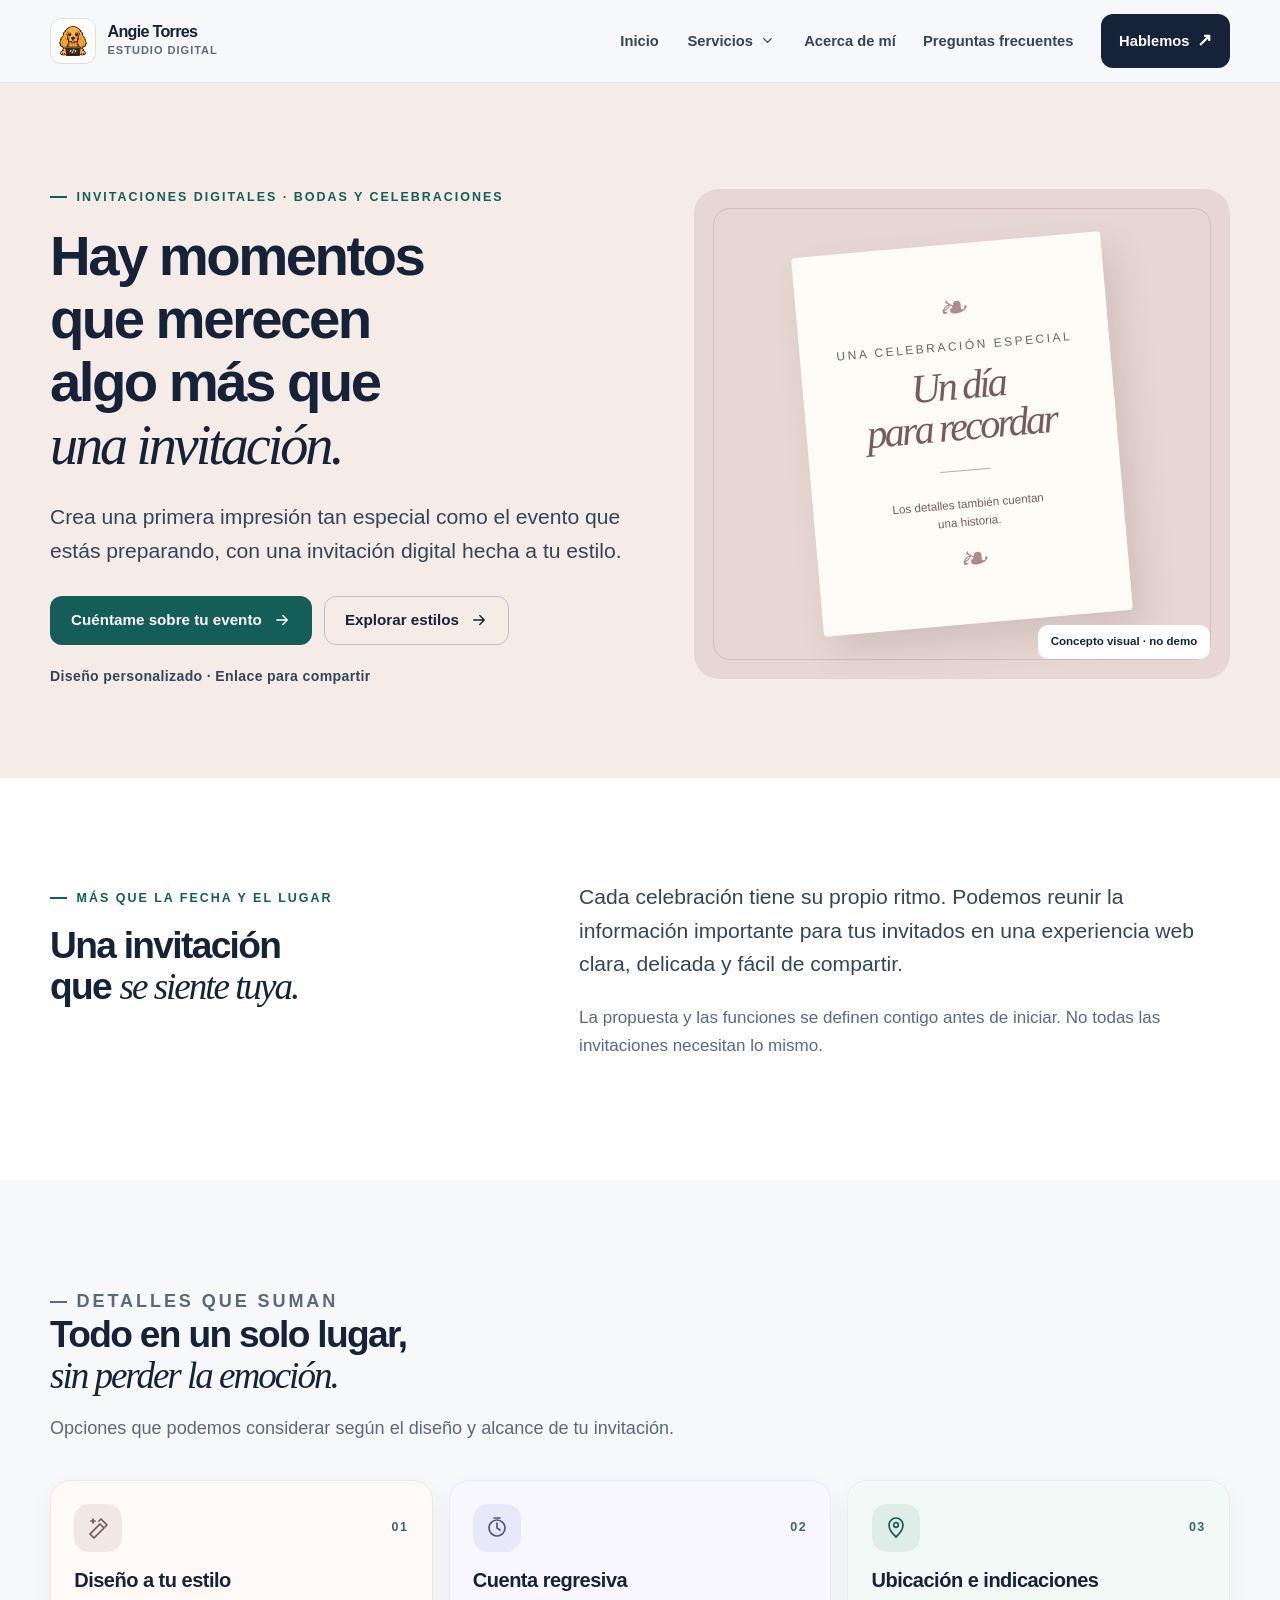
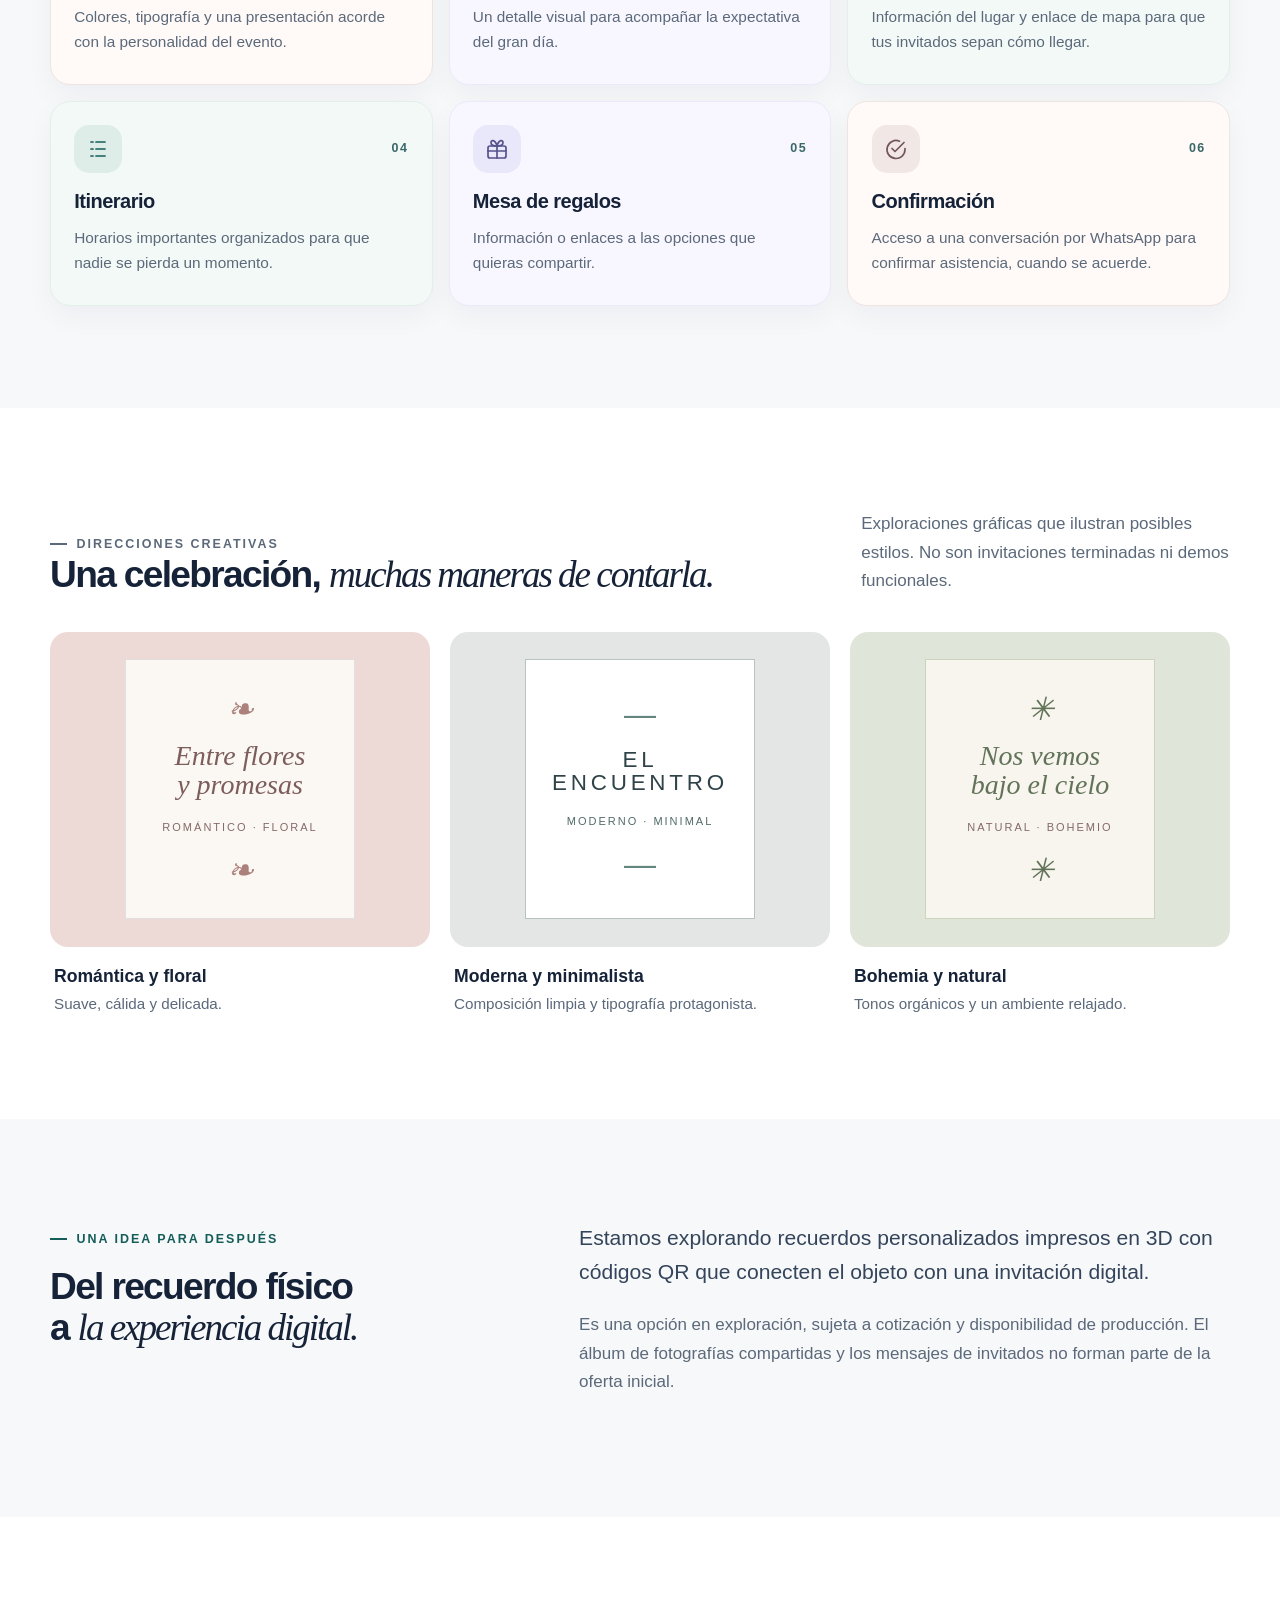
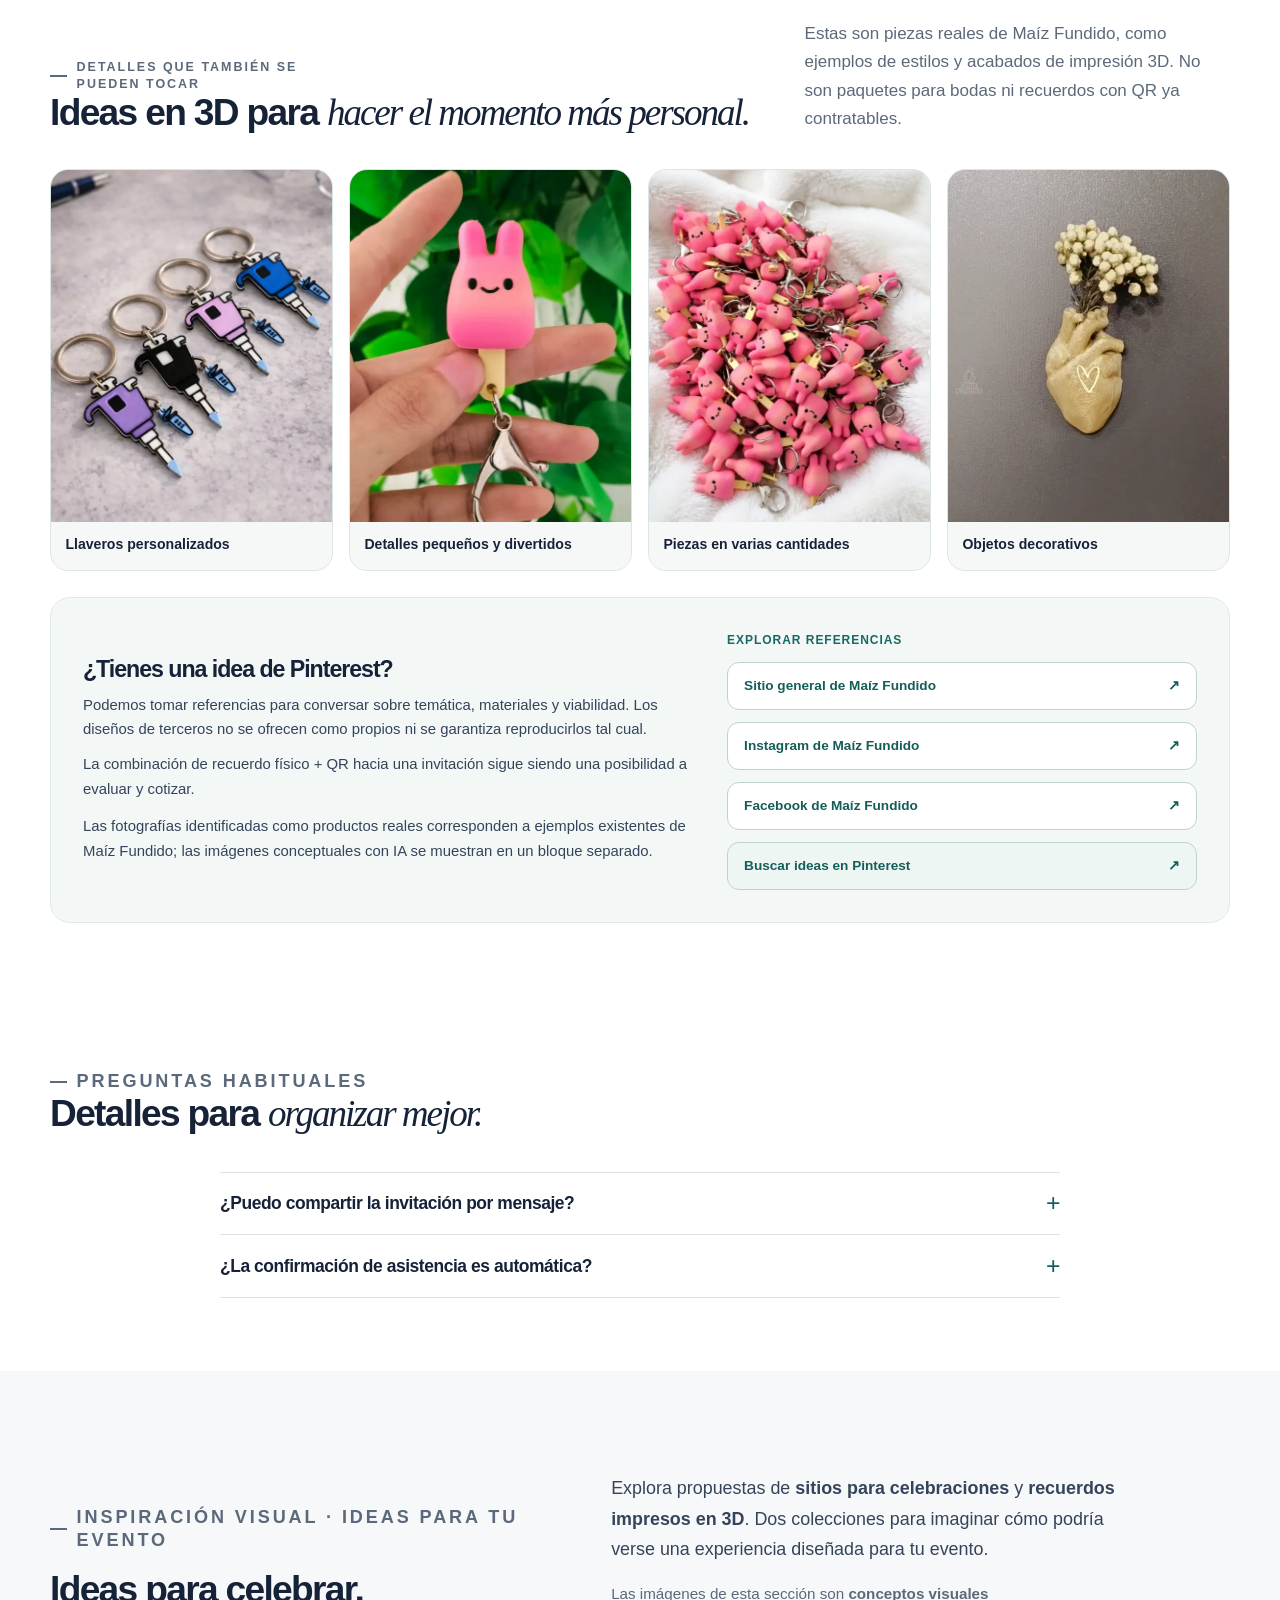
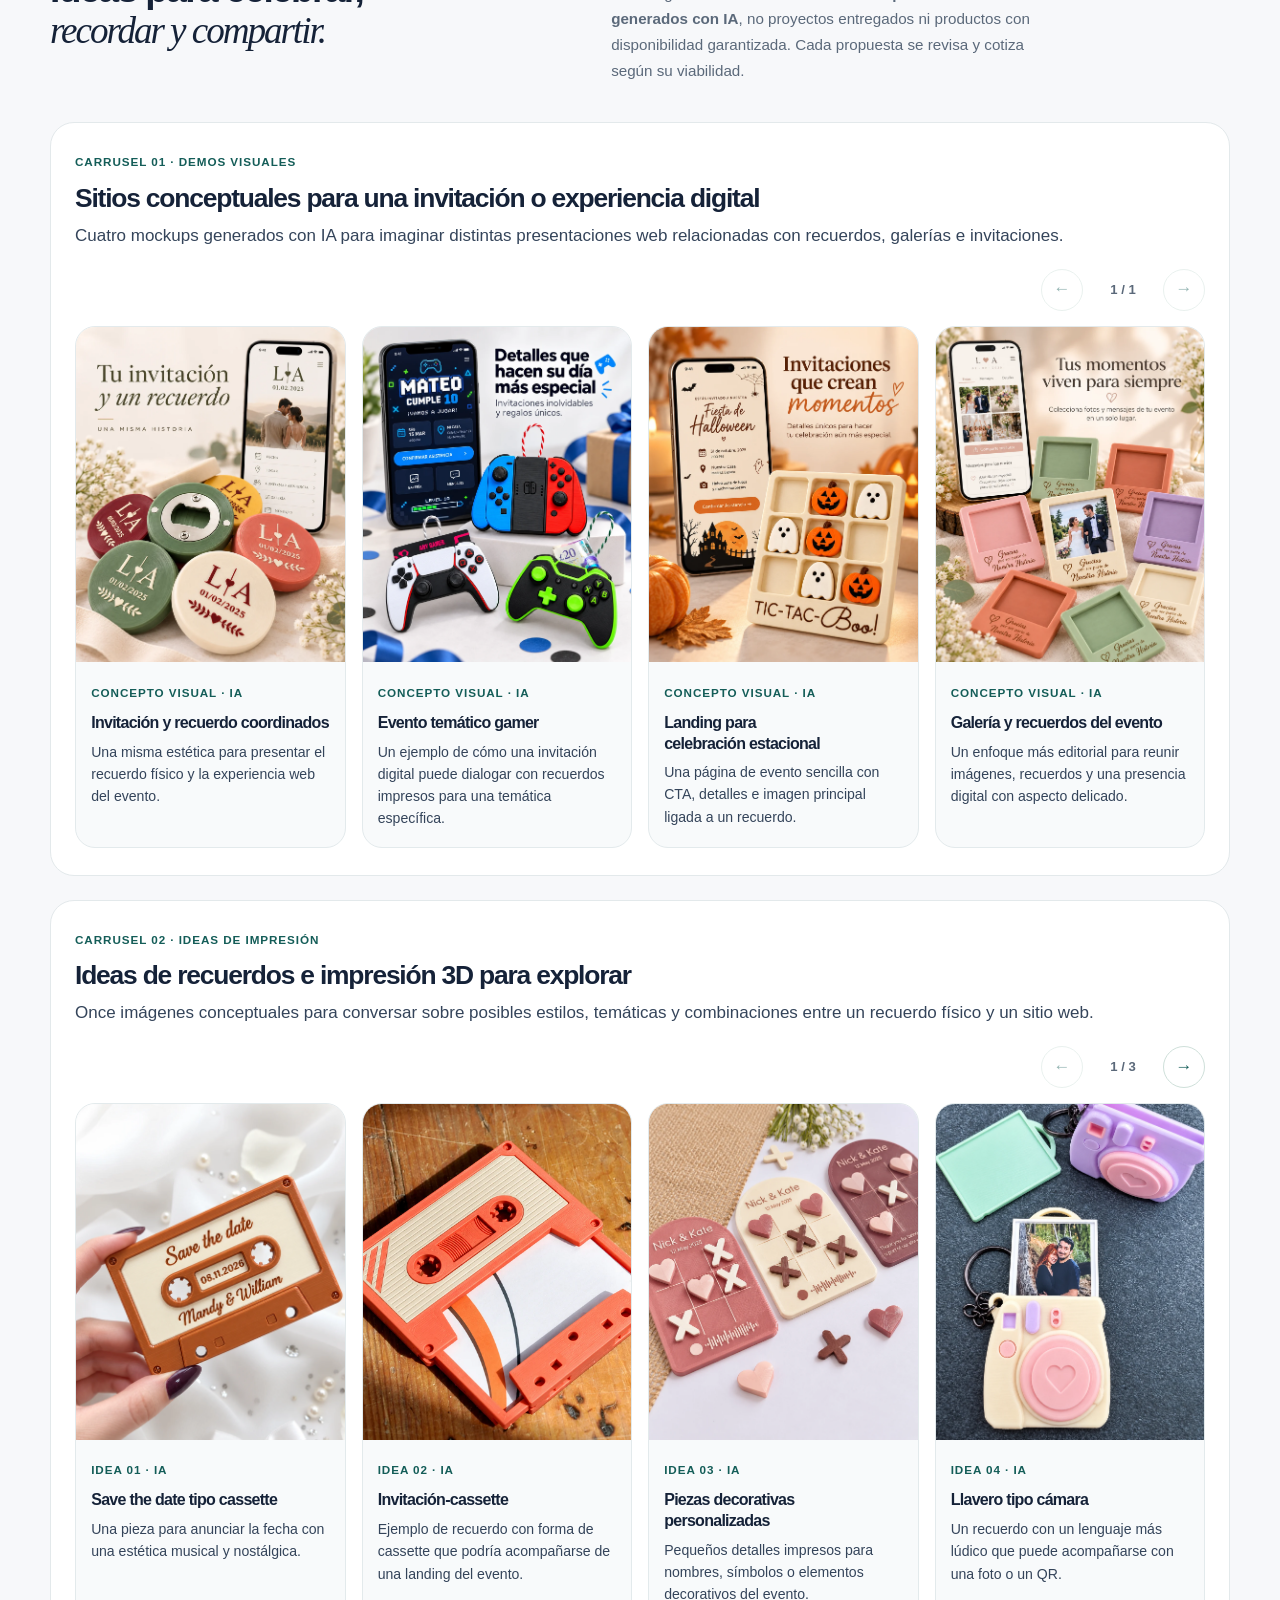
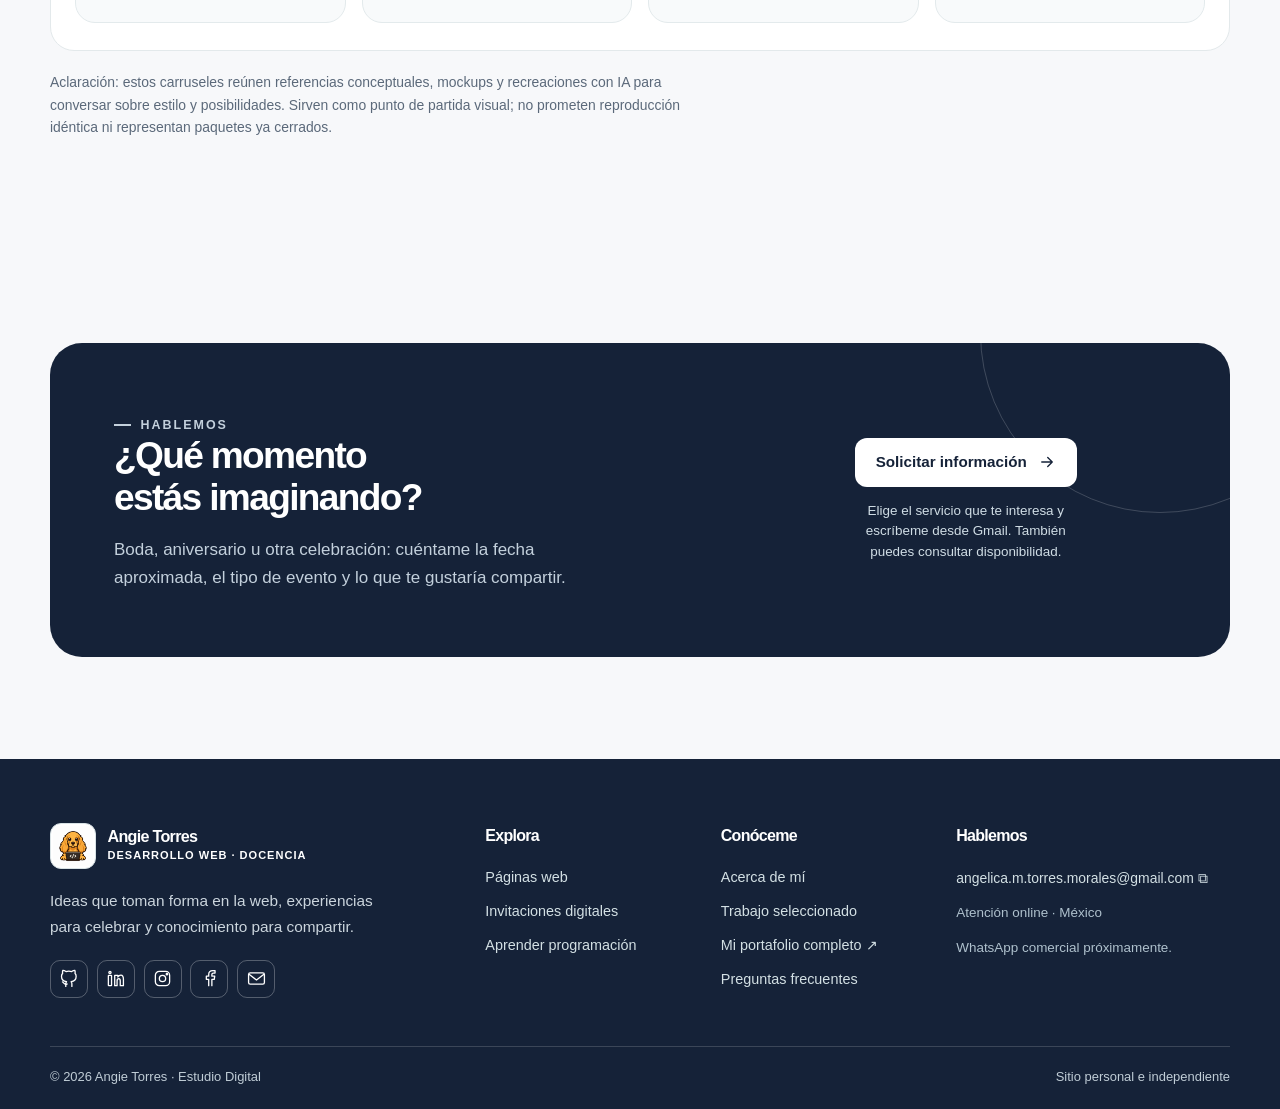
<file: eventos.html>
<!doctype html>

<html lang="es-MX">
  <head>
    <meta charset="utf-8" />
    <meta content="width=device-width,initial-scale=1" name="viewport" />
    <title>Invitaciones digitales para eventos | Angie Torres</title>
    <meta
      content="Invitaciones digitales personalizadas para bodas y celebraciones. Diseño editorial, itinerario, ubicación, cuenta regresiva y enlace compartible según el proyecto."
      name="description"
    />
    <meta content="#f7f8fa" name="theme-color" />
    <meta content="website" property="og:type" />
    <meta content="es_MX" property="og:locale" />
    <meta
      content="Invitaciones digitales para eventos | Angie Torres"
      property="og:title"
    />
    <meta
      content="Invitaciones digitales personalizadas para bodas y celebraciones. Diseño editorial, itinerario, ubicación, cuenta regresiva y enlace compartible según el proyecto."
      property="og:description"
    />
    <link
      href="./assets/chewie/chewie-long.ico"
      rel="icon"
      type="image/x-icon"
    />
    <link
      href="./assets/chewie/chewie-long-48.png"
      rel="icon"
      sizes="48x48"
      type="image/png"
    />
    <link
      href="./assets/chewie/chewie-long-180.png"
      rel="apple-touch-icon"
      sizes="180x180"
    />
    <link href="./css/tokens.css" rel="stylesheet" />
    <link href="./css/global.css" rel="stylesheet" />
    <link href="./css/components.css" rel="stylesheet" />
    <link href="./css/chewie-v13.css" rel="stylesheet" />
    <link href="./css/visual-refresh-v14.css" rel="stylesheet" />
    <link href="./css/restore-v16.css" rel="stylesheet" />
    <link href="./css/pages/eventos.css" rel="stylesheet" />
    <link href="./css/shared-polish.css" rel="stylesheet" />
    <script defer="" src="./js/emailjs-config.js"></script>
    <script defer="" src="./js/shared-layout.js"></script>
    <script defer="" src="./js/carousels.js"></script>
  </head>
  <body data-page="eventos">
    <a class="skip-link" href="#contenido"> Saltar al contenido </a>
    <div id="shared-header"></div>
    <div id="shared-backdrop"></div>
    <main id="contenido">
      <!-- Sección: page-hero · page-hero-events -->
      <section
        aria-labelledby="events-title"
        class="page-hero page-hero-events"
      >
        <div class="container page-hero-grid">
          <div>
            <p class="kicker">Invitaciones digitales · Bodas y celebraciones</p>
            <h1 id="events-title">
              Hay momentos que merecen algo más que
              <span class="editorial"> una invitación. </span>
            </h1>
            <p class="lead">
              Crea una primera impresión tan especial como el evento que estás
              preparando, con una invitación digital hecha a tu estilo.
            </p>
            <div class="btn-row">
              <a class="btn btn-primary" data-contact="evento" href="#contacto">
                Cuéntame sobre tu evento
                <svg
                  aria-hidden="true"
                  fill="none"
                  stroke="currentColor"
                  stroke-linecap="round"
                  stroke-linejoin="round"
                  stroke-width="1.8"
                  viewbox="0 0 24 24"
                >
                  <path d="M5 12h14m-6-6 6 6-6 6"></path>
                </svg>
              </a>
              <a class="btn btn-outline" href="#estilos">
                Explorar estilos
                <svg
                  aria-hidden="true"
                  fill="none"
                  stroke="currentColor"
                  stroke-linecap="round"
                  stroke-linejoin="round"
                  stroke-width="1.8"
                  viewbox="0 0 24 24"
                >
                  <path d="M5 12h14m-6-6 6 6-6 6"></path>
                </svg>
              </a>
            </div>
            <p class="hero-meta">
              Diseño personalizado · Enlace para compartir
            </p>
          </div>
          <div
            aria-label="Composición editorial conceptual de invitación digital romántica; no es una demo funcional"
            class="invitation-stage"
            role="img"
          >
            <div class="invitation-paper">
              <span aria-hidden="true" class="invitation-flower"> ❧ </span>
              <span class="date"> Una celebración especial </span>
              <span class="script">
                Un día
                <br />
                para recordar
              </span>
              <span class="fine-rule"> </span>
              <p>
                Los detalles también cuentan
                <br />
                una historia.
              </p>
              <span aria-hidden="true" class="invitation-flower"> ❧ </span>
            </div>
            <span class="concept-tag"> Concepto visual · no demo </span>
          </div>
        </div>
      </section>
      <!-- Sección: section · section-white -->
      <section class="section section-white">
        <div class="container intro-columns">
          <div>
            <p class="kicker">Más que la fecha y el lugar</p>
            <h2>
              Una invitación que
              <span class="editorial"> se siente tuya. </span>
            </h2>
          </div>
          <div>
            <p class="lead">
              Cada celebración tiene su propio ritmo. Podemos reunir la
              información importante para tus invitados en una experiencia web
              clara, delicada y fácil de compartir.
            </p>
            <p class="muted">
              La propuesta y las funciones se definen contigo antes de iniciar.
              No todas las invitaciones necesitan lo mismo.
            </p>
          </div>
        </div>
      </section>
      <!-- Sección: section -->
      <section aria-labelledby="event-features" class="section">
        <div class="container">
          <div class="section-intro">
            <p class="kicker">Detalles que suman</p>
            <h2 id="event-features">
              Todo en un solo lugar,
              <br />
              <span class="editorial"> sin perder la emoción. </span>
            </h2>
            <p>
              Opciones que podemos considerar según el diseño y alcance de tu
              invitación.
            </p>
          </div>
          <div class="feature-grid event-options-grid">
            <div class="feature">
              <div class="event-feature-head">
                <span aria-hidden="true" class="event-feature-icon">
                  <svg
                    fill="none"
                    stroke="currentColor"
                    stroke-linecap="round"
                    stroke-linejoin="round"
                    stroke-width="1.7"
                    viewbox="0 0 24 24"
                  >
                    <path d="m4 18 10-10 4 4-10 10-4-4Z"></path>
                    <path d="m13 5 2-2 6 6-2 2M5 5h4M7 3v4"></path>
                  </svg>
                </span>
                <span class="number"> 01 </span>
              </div>
              <h3>Diseño a tu estilo</h3>
              <p>
                Colores, tipografía y una presentación acorde con la
                personalidad del evento.
              </p>
            </div>
            <div class="feature">
              <div class="event-feature-head">
                <span aria-hidden="true" class="event-feature-icon">
                  <svg
                    fill="none"
                    stroke="currentColor"
                    stroke-linecap="round"
                    stroke-linejoin="round"
                    stroke-width="1.7"
                    viewbox="0 0 24 24"
                  >
                    <circle cx="12" cy="12" r="8"></circle>
                    <path d="M12 7v5l3 2M9 2h6"></path>
                  </svg>
                </span>
                <span class="number"> 02 </span>
              </div>
              <h3>Cuenta regresiva</h3>
              <p>
                Un detalle visual para acompañar la expectativa del gran día.
              </p>
            </div>
            <div class="feature">
              <div class="event-feature-head">
                <span aria-hidden="true" class="event-feature-icon">
                  <svg
                    fill="none"
                    stroke="currentColor"
                    stroke-linecap="round"
                    stroke-linejoin="round"
                    stroke-width="1.7"
                    viewbox="0 0 24 24"
                  >
                    <path
                      d="M12 21s7-6.4 7-12a7 7 0 1 0-14 0c0 5.6 7 12 7 12Z"
                    ></path>
                    <circle cx="12" cy="9" r="2.3"></circle>
                  </svg>
                </span>
                <span class="number"> 03 </span>
              </div>
              <h3>Ubicación e indicaciones</h3>
              <p>
                Información del lugar y enlace de mapa para que tus invitados
                sepan cómo llegar.
              </p>
            </div>
            <div class="feature">
              <div class="event-feature-head">
                <span aria-hidden="true" class="event-feature-icon">
                  <svg
                    fill="none"
                    stroke="currentColor"
                    stroke-linecap="round"
                    stroke-linejoin="round"
                    stroke-width="1.7"
                    viewbox="0 0 24 24"
                  >
                    <path
                      d="M5 5h2M5 12h2M5 19h2M10 5h9M10 12h9M10 19h9"
                    ></path>
                  </svg>
                </span>
                <span class="number"> 04 </span>
              </div>
              <h3>Itinerario</h3>
              <p>
                Horarios importantes organizados para que nadie se pierda un
                momento.
              </p>
            </div>
            <div class="feature">
              <div class="event-feature-head">
                <span aria-hidden="true" class="event-feature-icon">
                  <svg
                    fill="none"
                    stroke="currentColor"
                    stroke-linecap="round"
                    stroke-linejoin="round"
                    stroke-width="1.7"
                    viewbox="0 0 24 24"
                  >
                    <rect height="12" rx="2" width="18" x="3" y="9"></rect>
                    <path
                      d="M3 14h18M12 9v12M12 9C8 9 6 8 6 5.5S10 2 12 9Zm0 0c4 0 6-1 6-3.5S14 2 12 9Z"
                    ></path>
                  </svg>
                </span>
                <span class="number"> 05 </span>
              </div>
              <h3>Mesa de regalos</h3>
              <p>Información o enlaces a las opciones que quieras compartir.</p>
            </div>
            <div class="feature">
              <div class="event-feature-head">
                <span aria-hidden="true" class="event-feature-icon">
                  <svg
                    fill="none"
                    stroke="currentColor"
                    stroke-linecap="round"
                    stroke-linejoin="round"
                    stroke-width="1.7"
                    viewbox="0 0 24 24"
                  >
                    <path d="M21 11.5v1a9 9 0 1 1-5.5-8.3"></path>
                    <path d="m8 11.5 3 3 9-9"></path>
                  </svg>
                </span>
                <span class="number"> 06 </span>
              </div>
              <h3>Confirmación</h3>
              <p>
                Acceso a una conversación por WhatsApp para confirmar
                asistencia, cuando se acuerde.
              </p>
            </div>
          </div>
        </div>
      </section>
      <!-- Sección: estilos -->
      <section
        aria-labelledby="styles-title"
        class="section section-white anchor-offset"
        id="estilos"
      >
        <div class="container">
          <div class="section-head">
            <div>
              <p class="kicker">Direcciones creativas</p>
              <h2 id="styles-title">
                Una celebración,
                <span class="editorial"> muchas maneras de contarla. </span>
              </h2>
            </div>
            <p>
              Exploraciones gráficas que ilustran posibles estilos. No son
              invitaciones terminadas ni demos funcionales.
            </p>
          </div>
          <div class="style-grid">
            <figure class="style-item">
              <div class="style-frame romantic">
                <div class="style-preview">
                  <span class="ornament"> ❧ </span>
                  <p>
                    Entre flores
                    <br />
                    y promesas
                  </p>
                  <small> Romántico · Floral </small>
                  <span class="ornament"> ❧ </span>
                </div>
              </div>
              <figcaption>
                <strong> Romántica y floral </strong>
                Suave, cálida y delicada.
              </figcaption>
            </figure>
            <figure class="style-item">
              <div class="style-frame minimal">
                <div class="style-preview">
                  <span class="ornament"> — </span>
                  <p>
                    El
                    <br />
                    encuentro
                  </p>
                  <small> Moderno · Minimal </small>
                  <span class="ornament"> — </span>
                </div>
              </div>
              <figcaption>
                <strong> Moderna y minimalista </strong>
                Composición limpia y tipografía protagonista.
              </figcaption>
            </figure>
            <figure class="style-item">
              <div class="style-frame natural">
                <div class="style-preview">
                  <span class="ornament"> ✳ </span>
                  <p>
                    Nos vemos
                    <br />
                    bajo el cielo
                  </p>
                  <small> Natural · Bohemio </small>
                  <span class="ornament"> ✳ </span>
                </div>
              </div>
              <figcaption>
                <strong> Bohemia y natural </strong>
                Tonos orgánicos y un ambiente relajado.
              </figcaption>
            </figure>
          </div>
        </div>
      </section>
      <!-- Sección: section -->
      <section class="section">
        <div class="container intro-columns">
          <div>
            <p class="kicker">Una idea para después</p>
            <h2>
              Del recuerdo físico a
              <span class="editorial"> la experiencia digital. </span>
            </h2>
          </div>
          <div>
            <p class="lead">
              Estamos explorando recuerdos personalizados impresos en 3D con
              códigos QR que conecten el objeto con una invitación digital.
            </p>
            <p class="muted">
              Es una opción en exploración, sujeta a cotización y disponibilidad
              de producción. El álbum de fotografías compartidas y los mensajes
              de invitados no forman parte de la oferta inicial.
            </p>
          </div>
        </div>
      </section>
      <!-- Sección: section · section-white -->
      <section class="section section-white event-physical-section">
        <div class="container">
          <div class="section-head event-physical-head">
            <div>
              <p class="kicker">Detalles que también se pueden tocar</p>
              <h2>
                Ideas en 3D para
                <span class="editorial"> hacer el momento más personal. </span>
              </h2>
            </div>
            <p>
              Estas son piezas reales de Maíz Fundido, como ejemplos de estilos
              y acabados de impresión 3D. No son paquetes para bodas ni
              recuerdos con QR ya contratables.
            </p>
          </div>
          <div
            aria-label="Ejemplos reales de impresión 3D de Maíz Fundido"
            class="mf-product-gallery"
          >
            <figure class="mf-product-card">
              <img
                alt="Llaveros personalizados impresos en 3D en tonos azul, negro, lila y rosa."
                height="760"
                loading="lazy"
                src="./assets/eventos/llaveros-3d.webp"
                width="580"
              />
              <figcaption>Llaveros personalizados</figcaption>
            </figure>
            <figure class="mf-product-card">
              <img
                alt="Llavero rosa impreso en 3D con diseño de personaje sonriente."
                height="760"
                loading="lazy"
                src="./assets/eventos/llavero-rosa-3d.webp"
                width="580"
              />
              <figcaption>Detalles pequeños y divertidos</figcaption>
            </figure>
            <figure class="mf-product-card">
              <img
                alt="Lote de llaveros rosas impresos en 3D colocados sobre una tela blanca."
                height="760"
                loading="lazy"
                src="./assets/eventos/lote-llaveros-3d.webp"
                width="580"
              />
              <figcaption>Piezas en varias cantidades</figcaption>
            </figure>
            <figure class="mf-product-card">
              <img
                alt="Corazón anatómico impreso en 3D con pequeño ramo de flores secas."
                height="740"
                loading="lazy"
                src="./assets/eventos/corazon-floral-3d.webp"
                width="480"
              />
              <figcaption>Objetos decorativos</figcaption>
            </figure>
          </div>
          <div class="mf-showcase-footer">
            <div class="mf-showcase-note">
              <h3>¿Tienes una idea de Pinterest?</h3>
              <p>
                Podemos tomar referencias para conversar sobre temática,
                materiales y viabilidad. Los diseños de terceros no se ofrecen
                como propios ni se garantiza reproducirlos tal cual.
              </p>
              <p>
                La combinación de recuerdo físico + QR hacia una invitación
                sigue siendo una posibilidad a evaluar y cotizar.
              </p>
              <p class="concept-disclaimer">
                Las fotografías identificadas como productos reales corresponden
                a ejemplos existentes de Maíz Fundido; las imágenes conceptuales
                con IA se muestran en un bloque separado.
              </p>
            </div>
            <div
              aria-label="Enlaces relacionados con Maíz Fundido e inspiración visual"
              class="mf-external-links"
            >
              <span class="mf-link-label">Explorar referencias</span>
              <a
                class="mf-pill-link"
                href="https://maizfundido.pages.dev/"
                rel="noopener noreferrer"
                target="_blank"
                >Sitio general de Maíz Fundido
                <span aria-hidden="true">↗</span></a
              >
              <a
                class="mf-pill-link"
                href="https://www.instagram.com/maiz_fundido/"
                rel="noopener noreferrer"
                target="_blank"
                >Instagram de Maíz Fundido <span aria-hidden="true">↗</span></a
              >
              <a
                class="mf-pill-link"
                href="https://www.facebook.com/MaizFundidoo/"
                rel="noopener noreferrer"
                target="_blank"
                >Facebook de Maíz Fundido <span aria-hidden="true">↗</span></a
              >
              <a
                class="mf-pill-link mf-pin-link"
                href="https://es.pinterest.com/search/pins/?q=impresion%203d%20recuerdos&amp;rs=typed"
                rel="noopener noreferrer"
                target="_blank"
                >Buscar ideas en Pinterest <span aria-hidden="true">↗</span></a
              >
            </div>
          </div>
        </div>
      </section>
      <!-- Sección: section-compact · section-white -->
      <section
        aria-labelledby="faq-title"
        class="section-compact section-white event-faq-section"
      >
        <div class="container">
          <div class="section-intro">
            <p class="kicker">Preguntas habituales</p>
            <h2 id="faq-title">
              Detalles para
              <span class="editorial"> organizar mejor. </span>
            </h2>
          </div>
          <div class="faq-list">
            <details>
              <summary>¿Puedo compartir la invitación por mensaje?</summary>
              <p>
                Sí. Una invitación web puede compartirse mediante un enlace en
                aplicaciones de mensajería y redes sociales, de acuerdo con el
                alcance del proyecto.
              </p>
            </details>
            <details>
              <summary>¿La confirmación de asistencia es automática?</summary>
              <p>
                La opción inicial contemplada es facilitar la confirmación por
                WhatsApp. Un sistema automático con base de datos no está
                incluido por defecto y requeriría una cotización específica.
              </p>
            </details>
          </div>
        </div>
      </section>
      <!-- Sección: contacto -->
      <section
        aria-labelledby="event-ideas-title"
        class="section section-white event-concept-section"
      >
        <div class="container">
          <!-- Introducción editorial · encabezado a la izquierda y explicación a la derecha -->
          <div class="section-intro event-inspiration-intro">
            <div class="event-inspiration-heading">
              <p class="kicker">Inspiración visual · ideas para tu evento</p>
              <h2 id="event-ideas-title">
                Ideas para celebrar,
                <span class="editorial">recordar y compartir.</span>
              </h2>
            </div>

            <div class="event-inspiration-description">
              <p>
                Explora propuestas de
                <strong>sitios para celebraciones</strong> y
                <strong>recuerdos impresos en 3D</strong>. Dos colecciones para
                imaginar cómo podría verse una experiencia diseñada para tu
                evento.
              </p>
              <p>
                Las imágenes de esta sección son
                <strong>conceptos visuales generados con IA</strong>, no
                proyectos entregados ni productos con disponibilidad
                garantizada. Cada propuesta se revisa y cotiza según su
                viabilidad.
              </p>
            </div>
          </div>
          <div class="inspiration-stack">
            <section
              aria-labelledby="mockups-carousel-title"
              class="visual-carousel-block"
            >
              <div class="visual-carousel-head">
                <div>
                  <span class="mini-tag">CARRUSEL 01 · DEMOS VISUALES</span>
                  <h3 id="mockups-carousel-title">
                    Sitios conceptuales para una invitación o experiencia
                    digital
                  </h3>
                  <p>
                    Cuatro mockups generados con IA para imaginar distintas
                    presentaciones web relacionadas con recuerdos, galerías e
                    invitaciones.
                  </p>
                </div>
              </div>
              <div
                class="visual-carousel"
                data-carousel=""
                data-carousel-items-desktop="4"
                data-carousel-items-mobile="2"
              >
                <div class="carousel-toolbar">
                  <button
                    aria-label="Ver ideas anteriores"
                    class="carousel-nav"
                    data-carousel-prev=""
                    type="button"
                  >
                    <span aria-hidden="true">←</span>
                  </button>
                  <div class="carousel-status" data-carousel-status="">
                    1 / 2
                  </div>
                  <button
                    aria-label="Ver más ideas"
                    class="carousel-nav"
                    data-carousel-next=""
                    type="button"
                  >
                    <span aria-hidden="true">→</span>
                  </button>
                </div>
                <div class="carousel-track" data-carousel-track="">
                  <article class="carousel-card">
                    <img
                      alt="Mockup conceptual de invitación web y recuerdo impreso coordinado"
                      height="1024"
                      loading="lazy"
                      src="./assets/eventos/mockups-sitios/sitio-01.webp"
                      width="1024"
                    />
                    <div class="carousel-copy">
                      <span class="mini-tag">CONCEPTO VISUAL · IA</span>
                      <h4>Invitación y recuerdo coordinados</h4>
                      <p>
                        Una misma estética para presentar el recuerdo físico y
                        la experiencia web del evento.
                      </p>
                    </div>
                  </article>
                  <article class="carousel-card">
                    <img
                      alt="Mockup conceptual de sitio para cumpleaños gamer con recuerdos impresos"
                      height="1024"
                      loading="lazy"
                      src="./assets/eventos/mockups-sitios/sitio-02.webp"
                      width="1024"
                    />
                    <div class="carousel-copy">
                      <span class="mini-tag">CONCEPTO VISUAL · IA</span>
                      <h4>Evento temático gamer</h4>
                      <p>
                        Un ejemplo de cómo una invitación digital puede dialogar
                        con recuerdos impresos para una temática específica.
                      </p>
                    </div>
                  </article>
                  <article class="carousel-card">
                    <img
                      alt="Mockup conceptual de invitación web estacional con recuerdo impreso"
                      height="1024"
                      loading="lazy"
                      src="./assets/eventos/mockups-sitios/sitio-03.webp"
                      width="1024"
                    />
                    <div class="carousel-copy">
                      <span class="mini-tag">CONCEPTO VISUAL · IA</span>
                      <h4>Landing para celebración estacional</h4>
                      <p>
                        Una página de evento sencilla con CTA, detalles e imagen
                        principal ligada a un recuerdo.
                      </p>
                    </div>
                  </article>
                  <article class="carousel-card">
                    <img
                      alt="Mockup conceptual de galería o sitio de recuerdos con marcos polaroid"
                      height="1024"
                      loading="lazy"
                      src="./assets/eventos/mockups-sitios/sitio-04.webp"
                      width="1024"
                    />
                    <div class="carousel-copy">
                      <span class="mini-tag">CONCEPTO VISUAL · IA</span>
                      <h4>Galería y recuerdos del evento</h4>
                      <p>
                        Un enfoque más editorial para reunir imágenes, recuerdos
                        y una presencia digital con aspecto delicado.
                      </p>
                    </div>
                  </article>
                </div>
              </div>
            </section>
            <section
              aria-labelledby="ideas-carousel-title"
              class="visual-carousel-block"
            >
              <div class="visual-carousel-head">
                <div>
                  <span class="mini-tag">CARRUSEL 02 · IDEAS DE IMPRESIÓN</span>
                  <h3 id="ideas-carousel-title">
                    Ideas de recuerdos e impresión 3D para explorar
                  </h3>
                  <p>
                    Once imágenes conceptuales para conversar sobre posibles
                    estilos, temáticas y combinaciones entre un recuerdo físico
                    y un sitio web.
                  </p>
                </div>
              </div>
              <div
                class="visual-carousel"
                data-carousel=""
                data-carousel-items-desktop="4"
                data-carousel-items-mobile="2"
              >
                <div class="carousel-toolbar">
                  <button
                    aria-label="Ver ideas anteriores"
                    class="carousel-nav"
                    data-carousel-prev=""
                    type="button"
                  >
                    <span aria-hidden="true">←</span>
                  </button>
                  <div class="carousel-status" data-carousel-status="">
                    1 / 6
                  </div>
                  <button
                    aria-label="Ver más ideas"
                    class="carousel-nav"
                    data-carousel-next=""
                    type="button"
                  >
                    <span aria-hidden="true">→</span>
                  </button>
                </div>
                <div class="carousel-track" data-carousel-track="">
                  <article class="carousel-card">
                    <img
                      alt="Concepto visual de save the date en forma de cassette"
                      height="1024"
                      loading="lazy"
                      src="./assets/eventos/ideas-impresas/idea-01.webp"
                      width="1024"
                    />
                    <div class="carousel-copy">
                      <span class="mini-tag">IDEA 01 · IA</span>
                      <h4>Save the date tipo cassette</h4>
                      <p>
                        Una pieza para anunciar la fecha con una estética
                        musical y nostálgica.
                      </p>
                    </div>
                  </article>
                  <article class="carousel-card">
                    <img
                      alt="Concepto visual de caja o invitación tipo cassette impresa en 3D"
                      height="1024"
                      loading="lazy"
                      src="./assets/eventos/ideas-impresas/idea-02.webp"
                      width="1024"
                    />
                    <div class="carousel-copy">
                      <span class="mini-tag">IDEA 02 · IA</span>
                      <h4>Invitación-cassette</h4>
                      <p>
                        Ejemplo de recuerdo con forma de cassette que podría
                        acompañarse de una landing del evento.
                      </p>
                    </div>
                  </article>
                  <article class="carousel-card">
                    <img
                      alt="Concepto visual de pequeñas piezas impresas para detalles de mesa o recuerdos"
                      height="1024"
                      loading="lazy"
                      src="./assets/eventos/ideas-impresas/idea-03.webp"
                      width="1024"
                    />
                    <div class="carousel-copy">
                      <span class="mini-tag">IDEA 03 · IA</span>
                      <h4>Piezas decorativas personalizadas</h4>
                      <p>
                        Pequeños detalles impresos para nombres, símbolos o
                        elementos decorativos del evento.
                      </p>
                    </div>
                  </article>
                  <article class="carousel-card">
                    <img
                      alt="Concepto visual de llavero en forma de cámara con fotografía"
                      height="1024"
                      loading="lazy"
                      src="./assets/eventos/ideas-impresas/idea-04.webp"
                      width="1024"
                    />
                    <div class="carousel-copy">
                      <span class="mini-tag">IDEA 04 · IA</span>
                      <h4>Llavero tipo cámara</h4>
                      <p>
                        Un recuerdo con un lenguaje más lúdico que puede
                        acompañarse con una foto o un QR.
                      </p>
                    </div>
                  </article>
                  <article class="carousel-card">
                    <img
                      alt="Concepto visual de medallones o piezas redondas personalizadas"
                      height="1024"
                      loading="lazy"
                      src="./assets/eventos/ideas-impresas/idea-05.webp"
                      width="1024"
                    />
                    <div class="carousel-copy">
                      <span class="mini-tag">IDEA 05 · IA</span>
                      <h4>Medallones personalizados</h4>
                      <p>
                        Una línea gráfica simple para fechas, iniciales o
                        mensajes breves.
                      </p>
                    </div>
                  </article>
                  <article class="carousel-card">
                    <img
                      alt="Concepto visual de marcos polaroid impresos como recuerdos de evento"
                      height="1024"
                      loading="lazy"
                      src="./assets/eventos/ideas-impresas/idea-06.webp"
                      width="1024"
                    />
                    <div class="carousel-copy">
                      <span class="mini-tag">IDEA 06 · IA</span>
                      <h4>Marcos tipo Polaroid</h4>
                      <p>
                        Una opción visualmente linda para exhibir fotos impresas
                        o integrarlas a una galería digital.
                      </p>
                    </div>
                  </article>
                  <article class="carousel-card">
                    <img
                      alt="Concepto visual de juego temático como recuerdo para evento"
                      height="1024"
                      loading="lazy"
                      src="./assets/eventos/ideas-impresas/idea-07.webp"
                      width="1024"
                    />
                    <div class="carousel-copy">
                      <span class="mini-tag">IDEA 07 · IA</span>
                      <h4>Mini juego temático</h4>
                      <p>
                        Recuerdos interactivos y temáticos para celebraciones
                        más casuales o infantiles.
                      </p>
                    </div>
                  </article>
                  <article class="carousel-card">
                    <img
                      alt="Concepto visual de calendario o tablero decorativo temático"
                      height="1024"
                      loading="lazy"
                      src="./assets/eventos/ideas-impresas/idea-08.webp"
                      width="1024"
                    />
                    <div class="carousel-copy">
                      <span class="mini-tag">IDEA 08 · IA</span>
                      <h4>Calendario o tablero especial</h4>
                      <p>
                        Otra forma de convertir una temática en recuerdo físico
                        con mucha presencia visual.
                      </p>
                    </div>
                  </article>
                  <article class="carousel-card">
                    <img
                      alt="Concepto visual de llaveros de controles de videojuegos"
                      height="1024"
                      loading="lazy"
                      src="./assets/eventos/ideas-impresas/idea-09.webp"
                      width="1024"
                    />
                    <div class="carousel-copy">
                      <span class="mini-tag">IDEA 09 · IA</span>
                      <h4>Llavero gamer</h4>
                      <p>
                        Ideal para fiestas temáticas o recuerdos inspirados en
                        pasatiempos específicos.
                      </p>
                    </div>
                  </article>
                  <article class="carousel-card">
                    <img
                      alt="Concepto visual de llaveros tipo cámara sobre superficie de madera"
                      height="1024"
                      loading="lazy"
                      src="./assets/eventos/ideas-impresas/idea-10.webp"
                      width="1024"
                    />
                    <div class="carousel-copy">
                      <span class="mini-tag">IDEA 10 · IA</span>
                      <h4>Serie de llaveros fotográficos</h4>
                      <p>
                        Una versión más neutra y sobria para regalar en grupos
                        pequeños o medianos.
                      </p>
                    </div>
                  </article>
                  <article class="carousel-card">
                    <img
                      alt="Concepto visual de llaveros para boda con siluetas de vestido y traje"
                      height="1024"
                      loading="lazy"
                      src="./assets/eventos/ideas-impresas/idea-11.webp"
                      width="1024"
                    />
                    <div class="carousel-copy">
                      <span class="mini-tag">IDEA 11 · IA</span>
                      <h4>Recuerdo para boda</h4>
                      <p>
                        Una idea dirigida a bodas donde la forma del recuerdo
                        comunica la temática de inmediato.
                      </p>
                    </div>
                  </article>
                </div>
              </div>
            </section>
            <p class="concept-disclaimer inspiration-disclaimer">
              Aclaración: estos carruseles reúnen referencias conceptuales,
              mockups y recreaciones con IA para conversar sobre estilo y
              posibilidades. Sirven como punto de partida visual; no prometen
              reproducción idéntica ni representan paquetes ya cerrados.
            </p>
          </div>
        </div>
      </section>
      <section
        aria-labelledby="contact-title"
        class="section anchor-offset"
        id="contacto"
      >
        <div class="container">
          <div class="contact-panel">
            <div>
              <p class="kicker">Hablemos</p>
              <h2 id="contact-title">¿Qué momento estás imaginando?</h2>
              <p>
                Boda, aniversario u otra celebración: cuéntame la fecha
                aproximada, el tipo de evento y lo que te gustaría compartir.
              </p>
            </div>
            <div class="contact-actions">
              <a class="btn btn-light" data-contact="evento" href="#contacto">
                Solicitar información
                <svg
                  aria-hidden="true"
                  fill="none"
                  stroke="currentColor"
                  stroke-linecap="round"
                  stroke-linejoin="round"
                  stroke-width="1.8"
                  viewbox="0 0 24 24"
                >
                  <path d="M5 12h14m-6-6 6 6-6 6"></path>
                </svg>
              </a>
              <span class="contact-secondary">
                Elige el servicio que te interesa y escríbeme desde Gmail.
                También puedes consultar disponibilidad.
              </span>
            </div>
          </div>
        </div>
      </section>
    </main>
    <div id="shared-footer"></div>
    <div id="shared-contact"></div>
  </body>
</html>
</file>
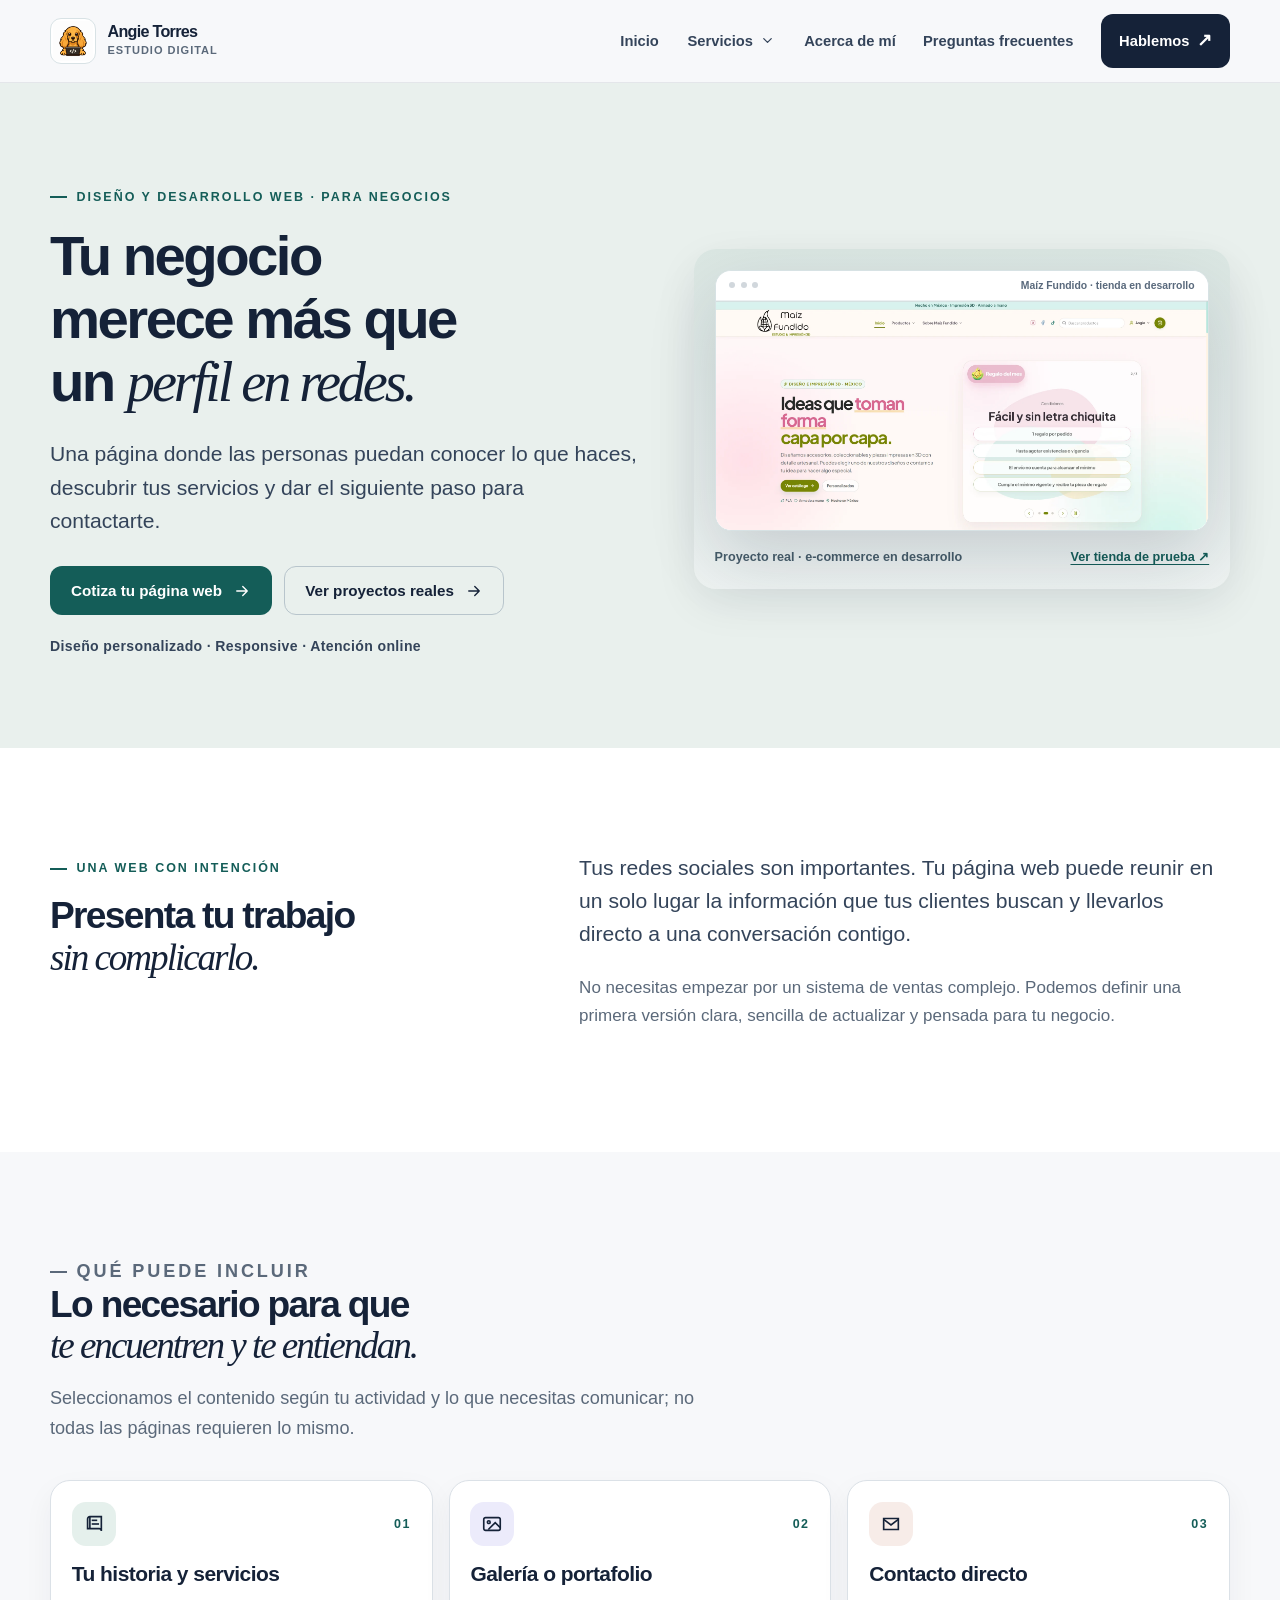
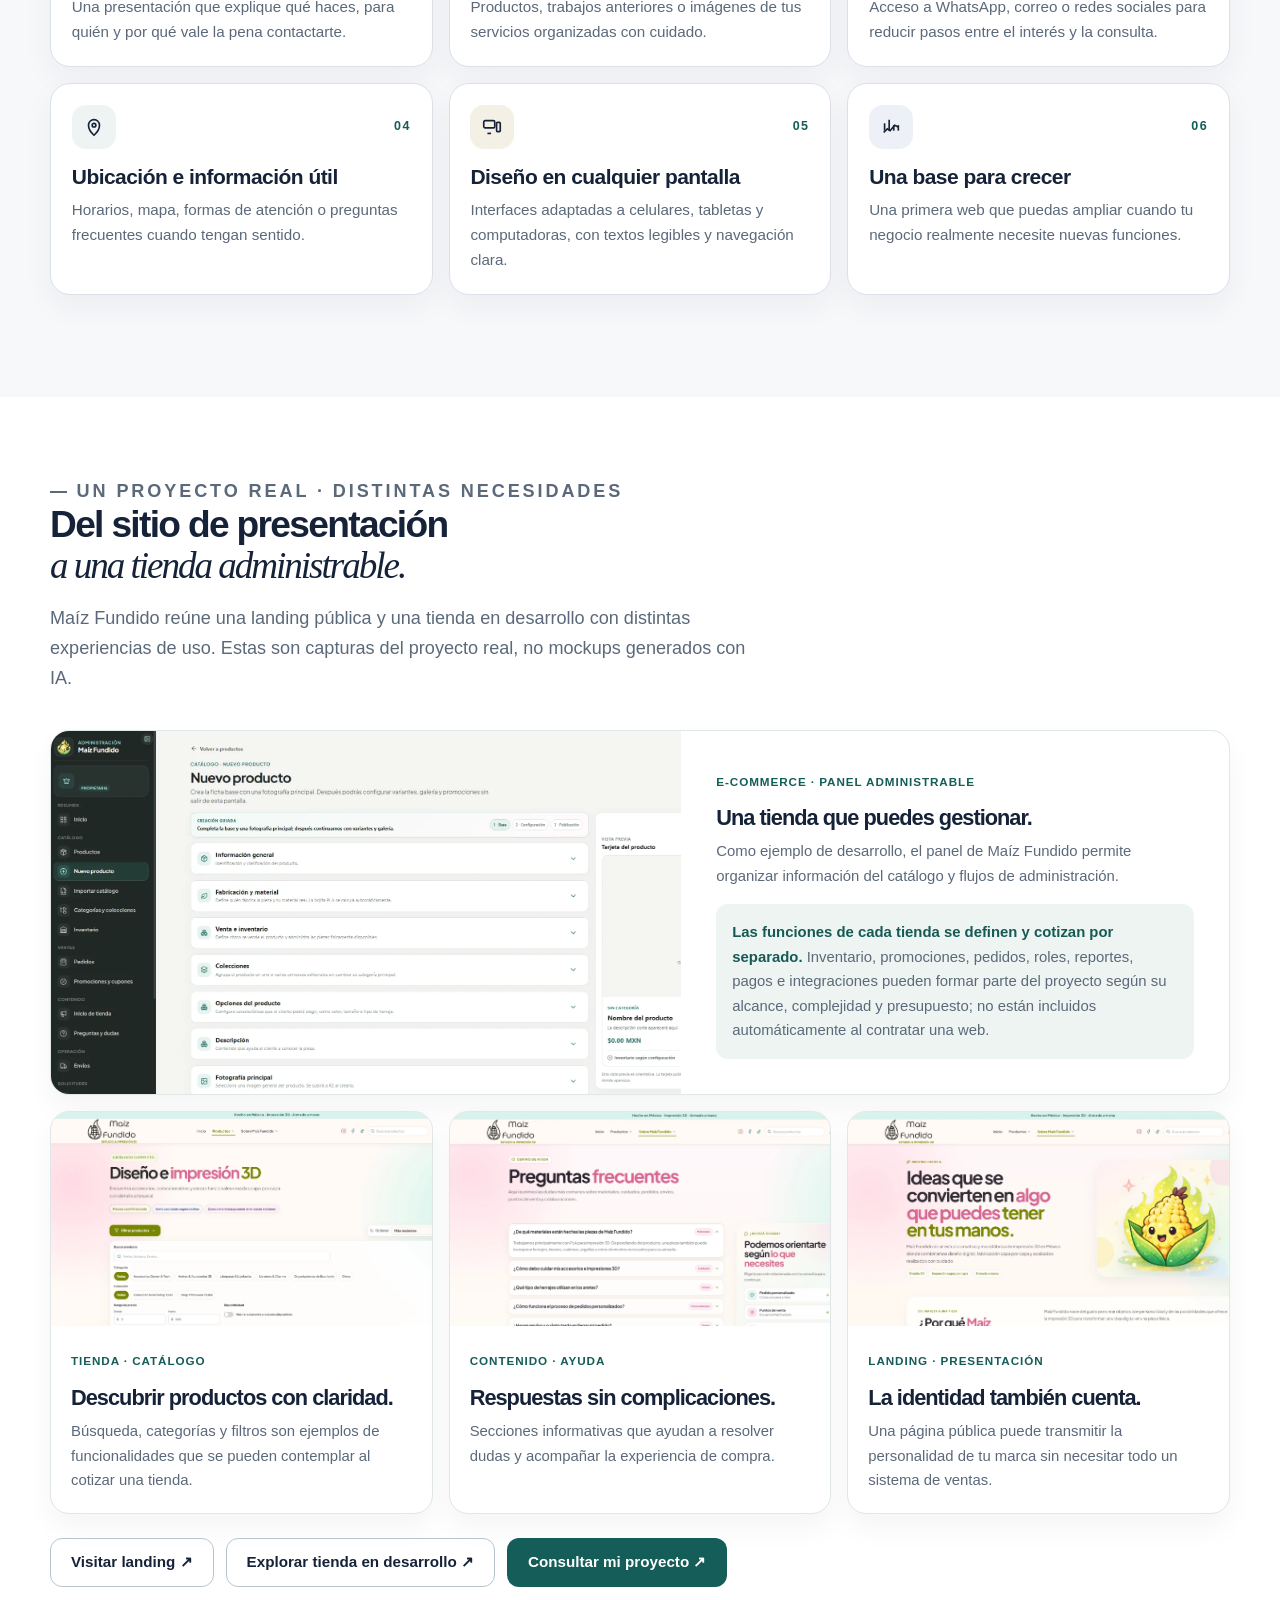
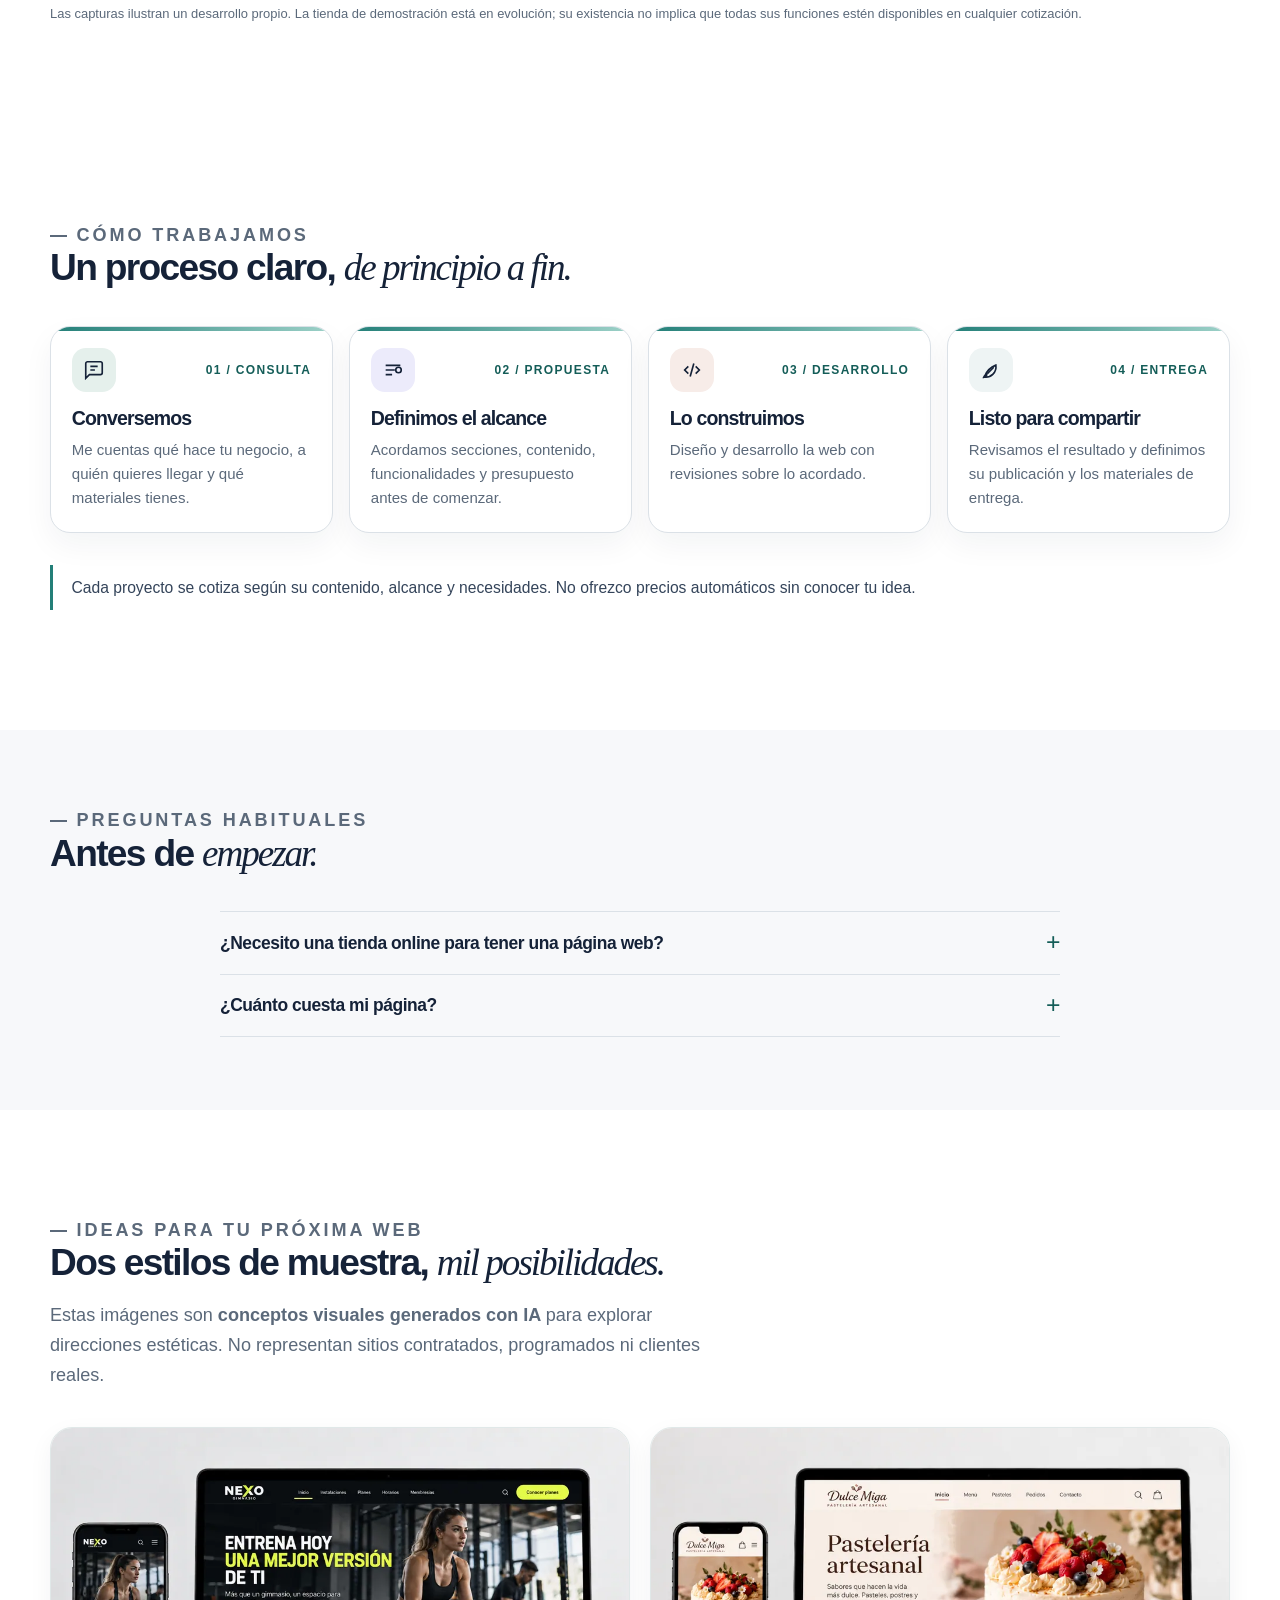
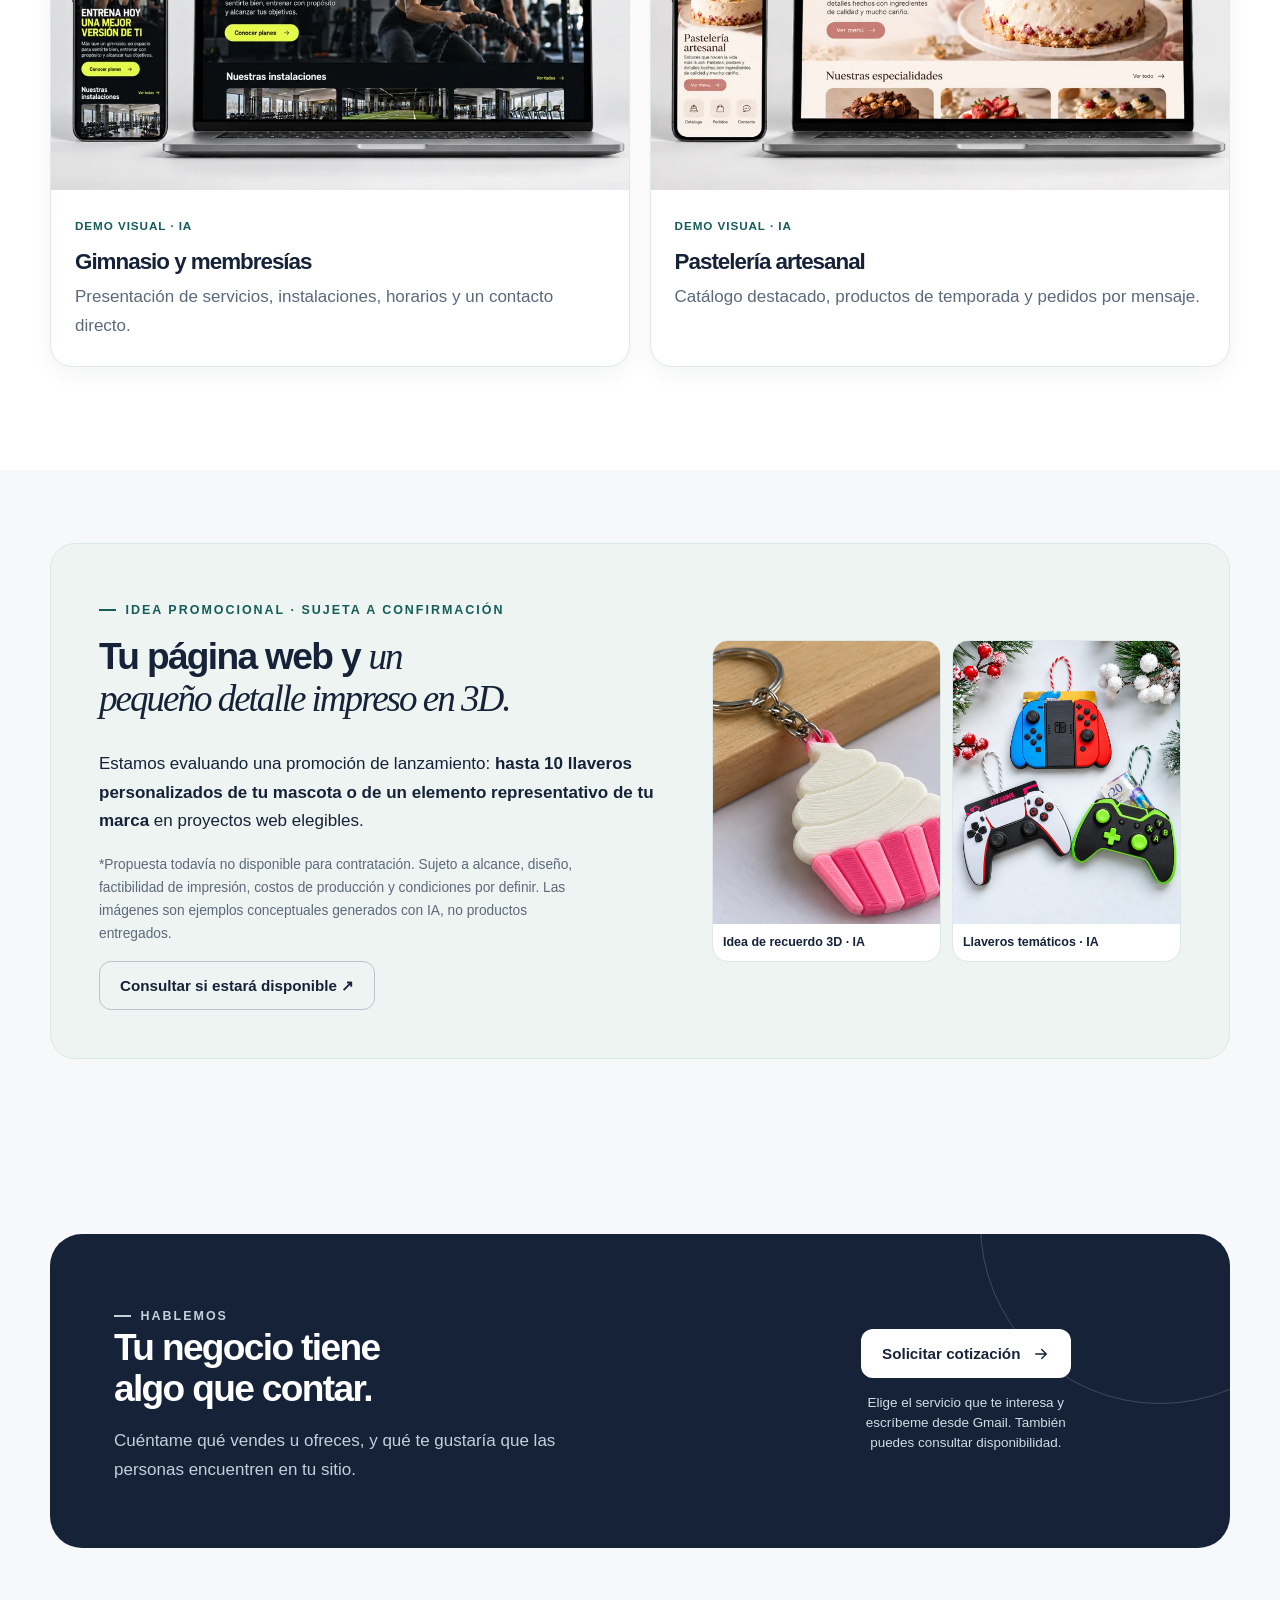
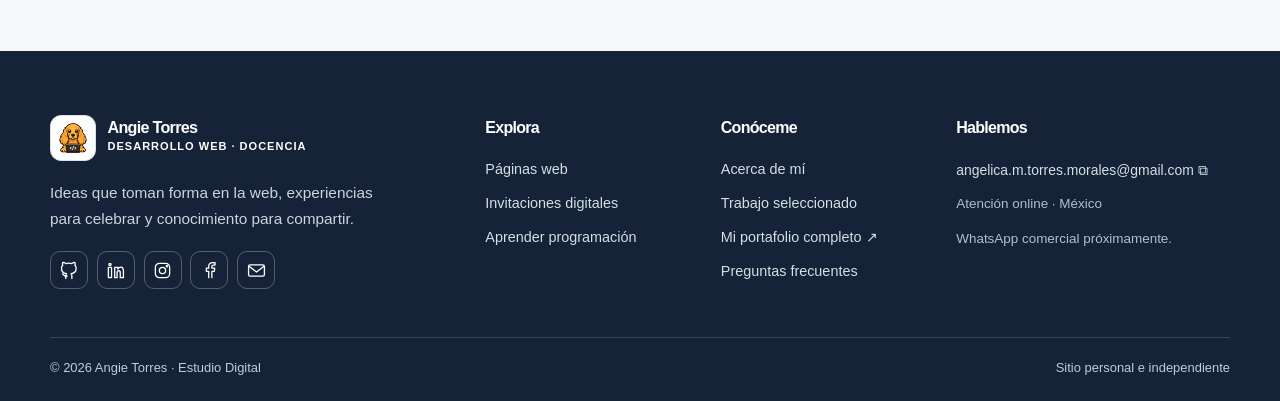
<file: negocios.html>
<!doctype html>
<html lang="es-MX">
  <head>
    <meta charset="utf-8" />
    <meta content="width=device-width,initial-scale=1" name="viewport" />
    <title>P&aacute;ginas web para negocios | Angie Torres</title>
    <meta
      content="Dise&ntilde;o y desarrollo de landing pages para emprendedores, profesionistas y peque&ntilde;os negocios. Sitios claros, adaptables y con contacto directo."
      name="description"
    />
    <meta content="#f7f8fa" name="theme-color" />
    <meta content="website" property="og:type" />
    <meta content="es_MX" property="og:locale" />
    <meta
      content="P&aacute;ginas web para negocios | Angie Torres"
      property="og:title"
    />
    <meta
      content="Dise&ntilde;o y desarrollo de landing pages para emprendedores, profesionistas y peque&ntilde;os negocios. Sitios claros, adaptables y con contacto directo."
      property="og:description"
    />
    <link
      href="./assets/chewie/chewie-long.ico"
      rel="icon"
      type="image/x-icon"
    />
    <link
      href="./assets/chewie/chewie-long-48.png"
      rel="icon"
      sizes="48x48"
      type="image/png"
    />
    <link
      href="./assets/chewie/chewie-long-180.png"
      rel="apple-touch-icon"
      sizes="180x180"
    />
    <link href="./css/tokens.css" rel="stylesheet" />
    <link href="./css/global.css" rel="stylesheet" />
    <link href="./css/components.css" rel="stylesheet" />
    <link href="./css/chewie-v13.css" rel="stylesheet" />
    <link href="./css/visual-refresh-v14.css" rel="stylesheet" />
    <link href="./css/restore-v16.css" rel="stylesheet" />
    <link href="./css/pages/negocios.css" rel="stylesheet" />
    <link href="./css/shared-polish.css" rel="stylesheet" />
    <script defer="" src="./js/emailjs-config.js"></script>
    <script defer="" src="./js/shared-layout.js"></script>
  </head>
  <body data-page="negocios">
    <a class="skip-link" href="#contenido"> Saltar al contenido </a>
    <div id="shared-header"></div>
    <div id="shared-backdrop"></div>
    <main id="contenido">
      <!-- Sección: page-hero · page-hero-business -->
      <section
        aria-labelledby="business-title"
        class="page-hero page-hero-business"
      >
        <div class="container page-hero-grid">
          <div>
            <p class="kicker">
              Dise&ntilde;o y desarrollo web &middot; Para negocios
            </p>
            <h1 id="business-title">
              Tu negocio merece m&aacute;s que un
              <span class="editorial"> perfil en redes. </span>
            </h1>
            <p class="lead">
              Una p&aacute;gina donde las personas puedan conocer lo que haces,
              descubrir tus servicios y dar el siguiente paso para contactarte.
            </p>
            <div class="btn-row">
              <a
                class="btn btn-primary"
                data-contact="negocio"
                href="#contacto"
              >
                Cotiza tu p&aacute;gina web
                <svg
                  aria-hidden="true"
                  fill="none"
                  stroke="currentColor"
                  stroke-linecap="round"
                  stroke-linejoin="round"
                  stroke-width="1.8"
                  viewbox="0 0 24 24"
                >
                  <path d="M5 12h14m-6-6 6 6-6 6"></path>
                </svg>
              </a>
              <a class="btn btn-outline" href="./#proyectos">
                Ver proyectos reales
                <svg
                  aria-hidden="true"
                  fill="none"
                  stroke="currentColor"
                  stroke-linecap="round"
                  stroke-linejoin="round"
                  stroke-width="1.8"
                  viewbox="0 0 24 24"
                >
                  <path d="M5 12h14m-6-6 6 6-6 6"></path>
                </svg>
              </a>
            </div>
            <p class="hero-meta">
              Dise&ntilde;o personalizado &middot; Responsive &middot;
              Atenci&oacute;n online
            </p>
          </div>
          <div class="business-visual business-visual-real">
            <div class="mock-browser">
              <div aria-hidden="true" class="window-top">
                <i> </i>
                <i> </i>
                <i> </i>
                <span> Ma&iacute;z Fundido &middot; tienda en desarrollo </span>
              </div>
              <img
                alt="Captura real de la portada del e-commerce Ma&iacute;z Fundido, con navegaci&oacute;n, b&uacute;squeda y secci&oacute;n de promociones."
                fetchpriority="high"
                height="892"
                src="./assets/reales/maiz-fundido/ecommerce-inicio.webp"
                width="1919"
              />
            </div>
            <div class="business-visual-caption">
              <span> Proyecto real &middot; e-commerce en desarrollo </span>
              <a
                href="https://maiz-fundido-staging.angie-maizfundido.workers.dev/#/"
                rel="noopener noreferrer"
                target="_blank"
              >
                Ver tienda de prueba &nearrow;
              </a>
            </div>
          </div>
        </div>
      </section>
      <!-- Sección: section · section-white -->
      <section class="section section-white">
        <div class="container intro-columns">
          <div>
            <p class="kicker">Una web con intenci&oacute;n</p>
            <h2>
              Presenta tu trabajo
              <span class="editorial"> sin complicarlo. </span>
            </h2>
          </div>
          <div>
            <p class="lead">
              Tus redes sociales son importantes. Tu p&aacute;gina web puede
              reunir en un solo lugar la informaci&oacute;n que tus clientes
              buscan y llevarlos directo a una conversaci&oacute;n contigo.
            </p>
            <p class="muted">
              No necesitas empezar por un sistema de ventas complejo. Podemos
              definir una primera versi&oacute;n clara, sencilla de actualizar y
              pensada para tu negocio.
            </p>
          </div>
        </div>
      </section>
      <!-- Sección: section -->
      <section aria-labelledby="features-title" class="section">
        <div class="container">
          <div class="section-intro">
            <p class="kicker">Qu&eacute; puede incluir</p>
            <h2 id="features-title">
              Lo necesario para que
              <span class="editorial"> te encuentren y te entiendan. </span>
            </h2>
            <p>
              Seleccionamos el contenido seg&uacute;n tu actividad y lo que
              necesitas comunicar; no todas las p&aacute;ginas requieren lo
              mismo.
            </p>
          </div>
          <div class="feature-grid feature-grid-cards">
            <div class="feature">
              <div class="feature-head">
                <span class="feature-icon">
                  <svg aria-hidden="true" viewbox="0 0 24 24">
                    <path
                      d="M5 6.5A2.5 2.5 0 0 1 7.5 4H20v15.5A2.5 2.5 0 0 0 17.5 17H5z"
                    ></path>
                    <path d="M7.5 4v13"></path>
                    <path d="M9.5 8h6"></path>
                    <path d="M9.5 12h8"></path>
                  </svg>
                </span>
                <span class="number"> 01 </span>
              </div>
              <h3>Tu historia y servicios</h3>
              <p>
                Una presentaci&oacute;n que explique qu&eacute; haces, para
                qui&eacute;n y por qu&eacute; vale la pena contactarte.
              </p>
            </div>
            <div class="feature">
              <div class="feature-head">
                <span class="feature-icon">
                  <svg aria-hidden="true" viewbox="0 0 24 24">
                    <rect height="14" rx="2" width="18" x="3" y="5"></rect>
                    <circle cx="8.5" cy="10" r="1.5"></circle>
                    <path d="m21 16-5.5-5.5L8 18"></path>
                  </svg>
                </span>
                <span class="number"> 02 </span>
              </div>
              <h3>Galer&iacute;a o portafolio</h3>
              <p>
                Productos, trabajos anteriores o im&aacute;genes de tus
                servicios organizadas con cuidado.
              </p>
            </div>
            <div class="feature">
              <div class="feature-head">
                <span class="feature-icon">
                  <svg aria-hidden="true" viewbox="0 0 24 24">
                    <path d="M4 6h16v12H4z"></path>
                    <path d="m4 7 8 6 8-6"></path>
                  </svg>
                </span>
                <span class="number"> 03 </span>
              </div>
              <h3>Contacto directo</h3>
              <p>
                Acceso a WhatsApp, correo o redes sociales para reducir pasos
                entre el inter&eacute;s y la consulta.
              </p>
            </div>
            <div class="feature">
              <div class="feature-head">
                <span class="feature-icon">
                  <svg aria-hidden="true" viewbox="0 0 24 24">
                    <path
                      d="M12 21s6-5.5 6-11a6 6 0 1 0-12 0c0 5.5 6 11 6 11Z"
                    ></path>
                    <circle cx="12" cy="10" r="2"></circle>
                  </svg>
                </span>
                <span class="number"> 04 </span>
              </div>
              <h3>Ubicaci&oacute;n e informaci&oacute;n &uacute;til</h3>
              <p>
                Horarios, mapa, formas de atenci&oacute;n o preguntas frecuentes
                cuando tengan sentido.
              </p>
            </div>
            <div class="feature">
              <div class="feature-head">
                <span class="feature-icon">
                  <svg aria-hidden="true" viewbox="0 0 24 24">
                    <rect height="8" rx="1.5" width="12" x="3" y="5"></rect>
                    <rect height="10" rx="1" width="4" x="17" y="7"></rect>
                    <path d="M7 19h4"></path>
                  </svg>
                </span>
                <span class="number"> 05 </span>
              </div>
              <h3>Dise&ntilde;o en cualquier pantalla</h3>
              <p>
                Interfaces adaptadas a celulares, tabletas y computadoras, con
                textos legibles y navegaci&oacute;n clara.
              </p>
            </div>
            <div class="feature">
              <div class="feature-head">
                <span class="feature-icon">
                  <svg aria-hidden="true" viewbox="0 0 24 24">
                    <path d="M5 16V8"></path>
                    <path d="M10 16V4"></path>
                    <path d="M15 16v-6"></path>
                    <path d="M20 16V10"></path>
                    <path d="m4 18 4-4 3 2 5-6 4 2"></path>
                  </svg>
                </span>
                <span class="number"> 06 </span>
              </div>
              <h3>Una base para crecer</h3>
              <p>
                Una primera web que puedas ampliar cuando tu negocio realmente
                necesite nuevas funciones.
              </p>
            </div>
          </div>
        </div>
      </section>
      <!-- Sección: section · section-white -->
      <section
        aria-labelledby="mf-case-title"
        class="section section-white mf-case-section"
        id="caso-maiz-fundido"
      >
        <div class="container">
          <div class="section-intro mf-case-intro">
            <p class="kicker">
              Un proyecto real &middot; Distintas necesidades
            </p>
            <h2 id="mf-case-title">
              Del sitio de presentaci&oacute;n
              <span class="editorial"> a una tienda administrable. </span>
            </h2>
            <p>
              Ma&iacute;z Fundido re&uacute;ne una landing p&uacute;blica y una
              tienda en desarrollo con distintas experiencias de uso. Estas son
              capturas del proyecto real, no mockups generados con IA.
            </p>
          </div>
          <div class="mf-case-grid">
            <article class="mf-case-card mf-case-admin">
              <a
                aria-label="Ampliar captura del panel administrativo"
                class="mf-case-image"
                href="./assets/reales/maiz-fundido/ecommerce-panel-admin.webp"
                rel="noopener"
                target="_blank"
              >
                <img
                  alt="Panel administrativo real en desarrollo de Ma&iacute;z Fundido: creaci&oacute;n de producto con secciones desplegables y vista previa."
                  height="905"
                  loading="lazy"
                  src="./assets/reales/maiz-fundido/ecommerce-panel-admin.webp"
                  width="1906"
                />
              </a>
              <div class="mf-case-copy">
                <span class="mini-tag">
                  E-COMMERCE &middot; PANEL ADMINISTRABLE
                </span>
                <h3>Una tienda que puedes gestionar.</h3>
                <p>
                  Como ejemplo de desarrollo, el panel de Ma&iacute;z Fundido
                  permite organizar informaci&oacute;n del cat&aacute;logo y
                  flujos de administraci&oacute;n.
                </p>
                <p class="mf-case-disclaimer">
                  <strong>
                    Las funciones de cada tienda se definen y cotizan por
                    separado.
                  </strong>
                  Inventario, promociones, pedidos, roles, reportes, pagos e
                  integraciones pueden formar parte del proyecto seg&uacute;n su
                  alcance, complejidad y presupuesto; no est&aacute;n incluidos
                  autom&aacute;ticamente al contratar una web.
                </p>
              </div>
            </article>
            <article class="mf-case-card">
              <a
                aria-label="Ampliar captura del cat&aacute;logo"
                class="mf-case-image"
                href="./assets/reales/maiz-fundido/ecommerce-catalogo.webp"
                rel="noopener"
                target="_blank"
              >
                <img
                  alt="Captura real de la interfaz de cat&aacute;logo de Ma&iacute;z Fundido, con b&uacute;squeda, filtros y categor&iacute;as."
                  height="901"
                  loading="lazy"
                  src="./assets/reales/maiz-fundido/ecommerce-catalogo.webp"
                  width="1909"
                />
              </a>
              <div class="mf-case-copy">
                <span class="mini-tag"> TIENDA &middot; CAT&Aacute;LOGO </span>
                <h3>Descubrir productos con claridad.</h3>
                <p>
                  B&uacute;squeda, categor&iacute;as y filtros son ejemplos de
                  funcionalidades que se pueden contemplar al cotizar una
                  tienda.
                </p>
              </div>
            </article>
            <article class="mf-case-card">
              <a
                aria-label="Ampliar captura del centro de ayuda"
                class="mf-case-image"
                href="./assets/reales/maiz-fundido/ecommerce-preguntas.webp"
                rel="noopener"
                target="_blank"
              >
                <img
                  alt="Captura real del centro de ayuda de la tienda Ma&iacute;z Fundido, con preguntas desplegables y opciones de contacto."
                  height="907"
                  loading="lazy"
                  src="./assets/reales/maiz-fundido/ecommerce-preguntas.webp"
                  width="1913"
                />
              </a>
              <div class="mf-case-copy">
                <span class="mini-tag"> CONTENIDO &middot; AYUDA </span>
                <h3>Respuestas sin complicaciones.</h3>
                <p>
                  Secciones informativas que ayudan a resolver dudas y
                  acompa&ntilde;ar la experiencia de compra.
                </p>
              </div>
            </article>
            <article class="mf-case-card">
              <a
                aria-label="Ampliar captura de la landing de Ma&iacute;z Fundido"
                class="mf-case-image"
                href="./assets/reales/maiz-fundido/landing-historia.webp"
                rel="noopener"
                target="_blank"
              >
                <img
                  alt="Captura real de la secci&oacute;n Nuestra historia de Ma&iacute;z Fundido, con identidad de marca y presentaci&oacute;n visual."
                  height="907"
                  loading="lazy"
                  src="./assets/reales/maiz-fundido/landing-historia.webp"
                  width="1913"
                />
              </a>
              <div class="mf-case-copy">
                <span class="mini-tag">
                  LANDING &middot; PRESENTACI&Oacute;N
                </span>
                <h3>La identidad tambi&eacute;n cuenta.</h3>
                <p>
                  Una p&aacute;gina p&uacute;blica puede transmitir la
                  personalidad de tu marca sin necesitar todo un sistema de
                  ventas.
                </p>
              </div>
            </article>
          </div>
          <div class="mf-case-actions">
            <a
              class="btn btn-outline"
              href="https://maizfundido.pages.dev/"
              rel="noopener noreferrer"
              target="_blank"
            >
              Visitar landing &nearrow;
            </a>
            <a
              class="btn btn-outline"
              href="https://maiz-fundido-staging.angie-maizfundido.workers.dev/#/"
              rel="noopener noreferrer"
              target="_blank"
            >
              Explorar tienda en desarrollo &nearrow;
            </a>
            <a class="btn btn-primary" data-contact="negocio" href="#contacto">
              Consultar mi proyecto &nearrow;
            </a>
          </div>
          <p class="mf-case-footnote">
            Las capturas ilustran un desarrollo propio. La tienda de
            demostraci&oacute;n est&aacute; en evoluci&oacute;n; su existencia
            no implica que todas sus funciones est&eacute;n disponibles en
            cualquier cotizaci&oacute;n.
          </p>
        </div>
      </section>
      <section aria-labelledby="process-title" class="section section-white">
        <div class="container">
          <div class="section-intro">
            <p class="kicker">C&oacute;mo trabajamos</p>
            <h2 id="process-title">
              Un proceso claro,
              <span class="editorial"> de principio a fin. </span>
            </h2>
          </div>
          <div class="steps-grid steps-grid-cards">
            <div class="step">
              <div class="step-head">
                <span class="step-icon">
                  <svg aria-hidden="true" viewbox="0 0 24 24">
                    <path
                      d="M7 17 3 21V5a2 2 0 0 1 2-2h14a2 2 0 0 1 2 2v10a2 2 0 0 1-2 2H7Z"
                    ></path>
                    <path d="M8 8h8"></path>
                    <path d="M8 12h5"></path>
                  </svg>
                </span>
                <span class="step-number"> 01 / CONSULTA </span>
              </div>
              <h3>Conversemos</h3>
              <p>
                Me cuentas qu&eacute; hace tu negocio, a qui&eacute;n quieres
                llegar y qu&eacute; materiales tienes.
              </p>
            </div>
            <div class="step">
              <div class="step-head">
                <span class="step-icon">
                  <svg aria-hidden="true" viewbox="0 0 24 24">
                    <path d="M4 7h16"></path>
                    <path d="M4 12h10"></path>
                    <path d="M4 17h7"></path>
                    <circle cx="18" cy="12" r="3"></circle>
                  </svg>
                </span>
                <span class="step-number"> 02 / PROPUESTA </span>
              </div>
              <h3>Definimos el alcance</h3>
              <p>
                Acordamos secciones, contenido, funcionalidades y presupuesto
                antes de comenzar.
              </p>
            </div>
            <div class="step">
              <div class="step-head">
                <span class="step-icon">
                  <svg aria-hidden="true" viewbox="0 0 24 24">
                    <path d="m8 8-4 4 4 4"></path>
                    <path d="m16 8 4 4-4 4"></path>
                    <path d="m14 5-4 14"></path>
                  </svg>
                </span>
                <span class="step-number"> 03 / DESARROLLO </span>
              </div>
              <h3>Lo construimos</h3>
              <p>
                Dise&ntilde;o y desarrollo la web con revisiones sobre lo
                acordado.
              </p>
            </div>
            <div class="step">
              <div class="step-head">
                <span class="step-icon">
                  <svg aria-hidden="true" viewbox="0 0 24 24">
                    <path
                      d="M5 19c2.2-5.6 6.7-10.1 12.3-12.3.5 3.6-.6 7.3-3.1 9.8C11.7 19 8 20.1 4.4 19.6"
                    ></path>
                    <path d="M15 9 8 16"></path>
                    <path
                      d="M6 18c-.8.2-1.6.9-2 2 .9 0 1.8-.4 2.4-1 .6-.6 1-1.4 1-2.4-.9.4-1.6 1.2-1.9 2.1"
                    ></path>
                  </svg>
                </span>
                <span class="step-number"> 04 / ENTREGA </span>
              </div>
              <h3>Listo para compartir</h3>
              <p>
                Revisamos el resultado y definimos su publicaci&oacute;n y los
                materiales de entrega.
              </p>
            </div>
          </div>
          <p class="highlight-note cta-inline">
            Cada proyecto se cotiza seg&uacute;n su contenido, alcance y
            necesidades. No ofrezco precios autom&aacute;ticos sin conocer tu
            idea.
          </p>
        </div>
      </section>
      <!-- Sección: section-compact -->
      <section aria-labelledby="faq-title" class="section-compact">
        <div class="container">
          <div class="section-intro">
            <p class="kicker">Preguntas habituales</p>
            <h2 id="faq-title">
              Antes de
              <span class="editorial"> empezar. </span>
            </h2>
          </div>
          <div class="faq-list">
            <details>
              <summary>
                &iquest;Necesito una tienda online para tener una p&aacute;gina
                web?
              </summary>
              <p>
                No. Podemos comenzar con una p&aacute;gina de
                presentaci&oacute;n, informaci&oacute;n de tus productos o
                servicios y contacto directo. Una tienda con pagos e inventario
                es un proyecto diferente.
              </p>
            </details>
            <details>
              <summary>&iquest;Cu&aacute;nto cuesta mi p&aacute;gina?</summary>
              <p>
                Depende del contenido, las secciones y las funciones que
                necesites. Primero reviso contigo el alcance y despu&eacute;s
                preparo una cotizaci&oacute;n personalizada.
              </p>
            </details>
          </div>
        </div>
      </section>
      <!-- Sección: contacto -->
      <section
        aria-labelledby="demos-title"
        class="section section-white business-inspiration"
      >
        <div class="container">
          <div class="section-intro">
            <p class="kicker">Ideas para tu pr&oacute;xima web</p>
            <h2 id="demos-title">
              Dos estilos de muestra,
              <span class="editorial"> mil posibilidades. </span>
            </h2>
            <p>
              Estas im&aacute;genes son
              <strong> conceptos visuales generados con IA </strong>
              para explorar direcciones est&eacute;ticas. No representan sitios
              contratados, programados ni clientes reales.
            </p>
          </div>
          <div class="business-demo-grid">
            <article class="business-demo-card">
              <img
                alt="Concepto generado con IA de una landing para gimnasio, en pantalla de laptop"
                height="600"
                loading="lazy"
                src="./assets/conceptos/web-gimnasio-ia.webp"
                width="900"
              />
              <div>
                <span class="mini-tag"> DEMO VISUAL &middot; IA </span>
                <h3>Gimnasio y membres&iacute;as</h3>
                <p>
                  Presentaci&oacute;n de servicios, instalaciones, horarios y un
                  contacto directo.
                </p>
              </div>
            </article>
            <article class="business-demo-card">
              <img
                alt="Concepto generado con IA de una landing de pasteler&iacute;a con postres y cat&aacute;logo"
                height="600"
                loading="lazy"
                src="./assets/conceptos/web-pasteleria-ia.webp"
                width="900"
              />
              <div>
                <span class="mini-tag"> DEMO VISUAL &middot; IA </span>
                <h3>Pasteler&iacute;a artesanal</h3>
                <p>
                  Cat&aacute;logo destacado, productos de temporada y pedidos
                  por mensaje.
                </p>
              </div>
            </article>
          </div>
        </div>
      </section>
      <section
        aria-labelledby="promo-title"
        class="section-compact business-promo"
      >
        <div class="container">
          <div class="business-promo-panel">
            <div class="business-promo-copy">
              <p class="kicker">
                Idea promocional &middot; sujeta a confirmaci&oacute;n
              </p>
              <h2 id="promo-title">
                Tu p&aacute;gina web y
                <span class="editorial">
                  un peque&ntilde;o detalle impreso en 3D.
                </span>
              </h2>
              <p>
                Estamos evaluando una promoci&oacute;n de lanzamiento:
                <strong>
                  hasta 10 llaveros personalizados de tu mascota o de un
                  elemento representativo de tu marca
                </strong>
                en proyectos web elegibles.
              </p>
              <p class="muted">
                *Propuesta todav&iacute;a no disponible para
                contrataci&oacute;n. Sujeto a alcance, dise&ntilde;o,
                factibilidad de impresi&oacute;n, costos de producci&oacute;n y
                condiciones por definir. Las im&aacute;genes son ejemplos
                conceptuales generados con IA, no productos entregados.
              </p>
              <a
                class="btn btn-outline"
                data-contact="disponibilidad"
                href="#contacto"
              >
                Consultar si estar&aacute; disponible &nearrow;
              </a>
            </div>
            <div class="business-promo-gallery">
              <figure>
                <img
                  alt="Concepto generado con IA de llavero decorativo en forma de pastelito impreso en 3D"
                  height="550"
                  loading="lazy"
                  src="./assets/conceptos/llavero-cupcake-ia.webp"
                  width="550"
                />
                <figcaption>Idea de recuerdo 3D &middot; IA</figcaption>
              </figure>
              <figure>
                <img
                  alt="Concepto generado con IA de llaveros inspirados en videojuegos impresos en 3D"
                  height="550"
                  loading="lazy"
                  src="./assets/conceptos/consolas-recuerdo-ia.webp"
                  width="550"
                />
                <figcaption>Llaveros tem&aacute;ticos &middot; IA</figcaption>
              </figure>
            </div>
          </div>
        </div>
      </section>
      <section
        aria-labelledby="contact-title"
        class="section anchor-offset"
        id="contacto"
      >
        <div class="container">
          <div class="contact-panel">
            <div>
              <p class="kicker">Hablemos</p>
              <h2 id="contact-title">Tu negocio tiene algo que contar.</h2>
              <p>
                Cu&eacute;ntame qu&eacute; vendes u ofreces, y qu&eacute; te
                gustar&iacute;a que las personas encuentren en tu sitio.
              </p>
            </div>
            <div class="contact-actions">
              <a class="btn btn-light" data-contact="negocio" href="#contacto">
                Solicitar cotizaci&oacute;n
                <svg
                  aria-hidden="true"
                  fill="none"
                  stroke="currentColor"
                  stroke-linecap="round"
                  stroke-linejoin="round"
                  stroke-width="1.8"
                  viewbox="0 0 24 24"
                >
                  <path d="M5 12h14m-6-6 6 6-6 6"></path>
                </svg>
              </a>
              <span class="contact-secondary">
                Elige el servicio que te interesa y escr&iacute;beme desde
                Gmail. Tambi&eacute;n puedes consultar disponibilidad.
              </span>
            </div>
          </div>
        </div>
      </section>
    </main>
    <div id="shared-footer"></div>
    <div id="shared-contact"></div>
  </body>
</html>
</file>
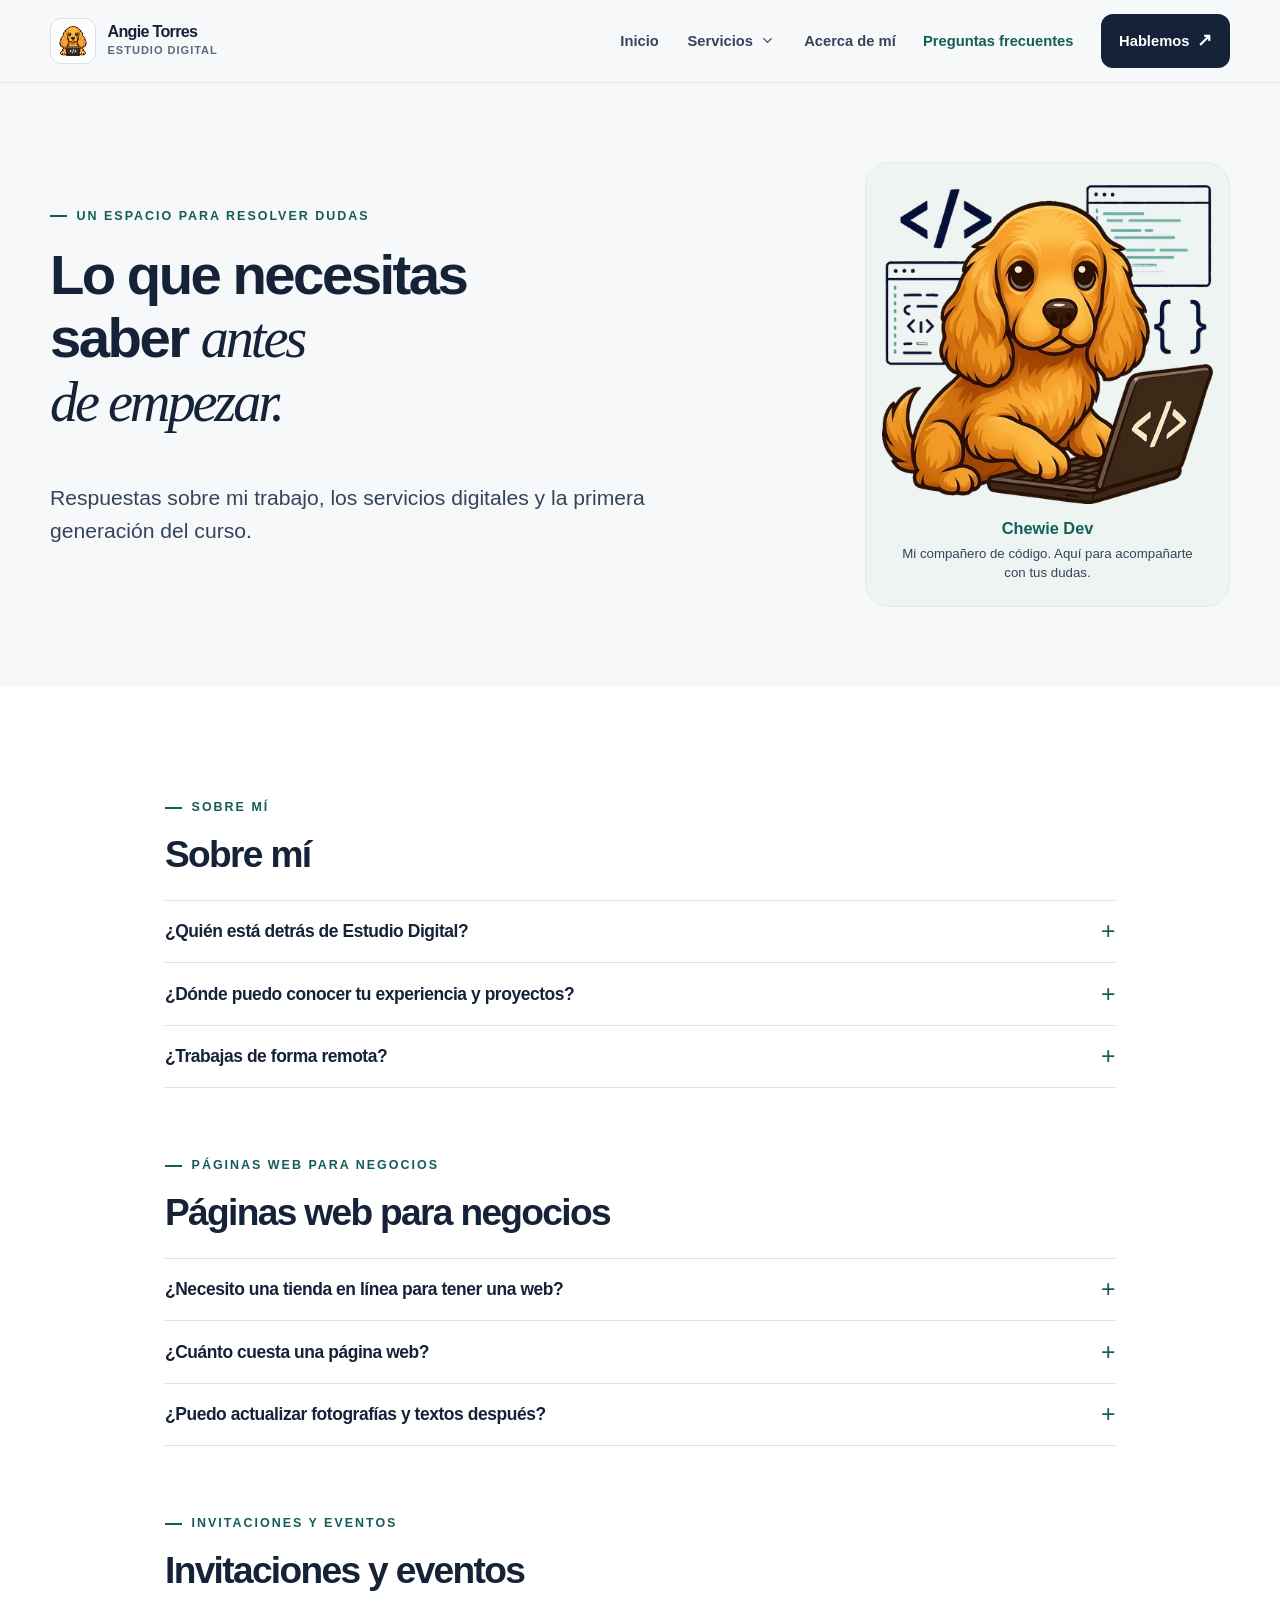
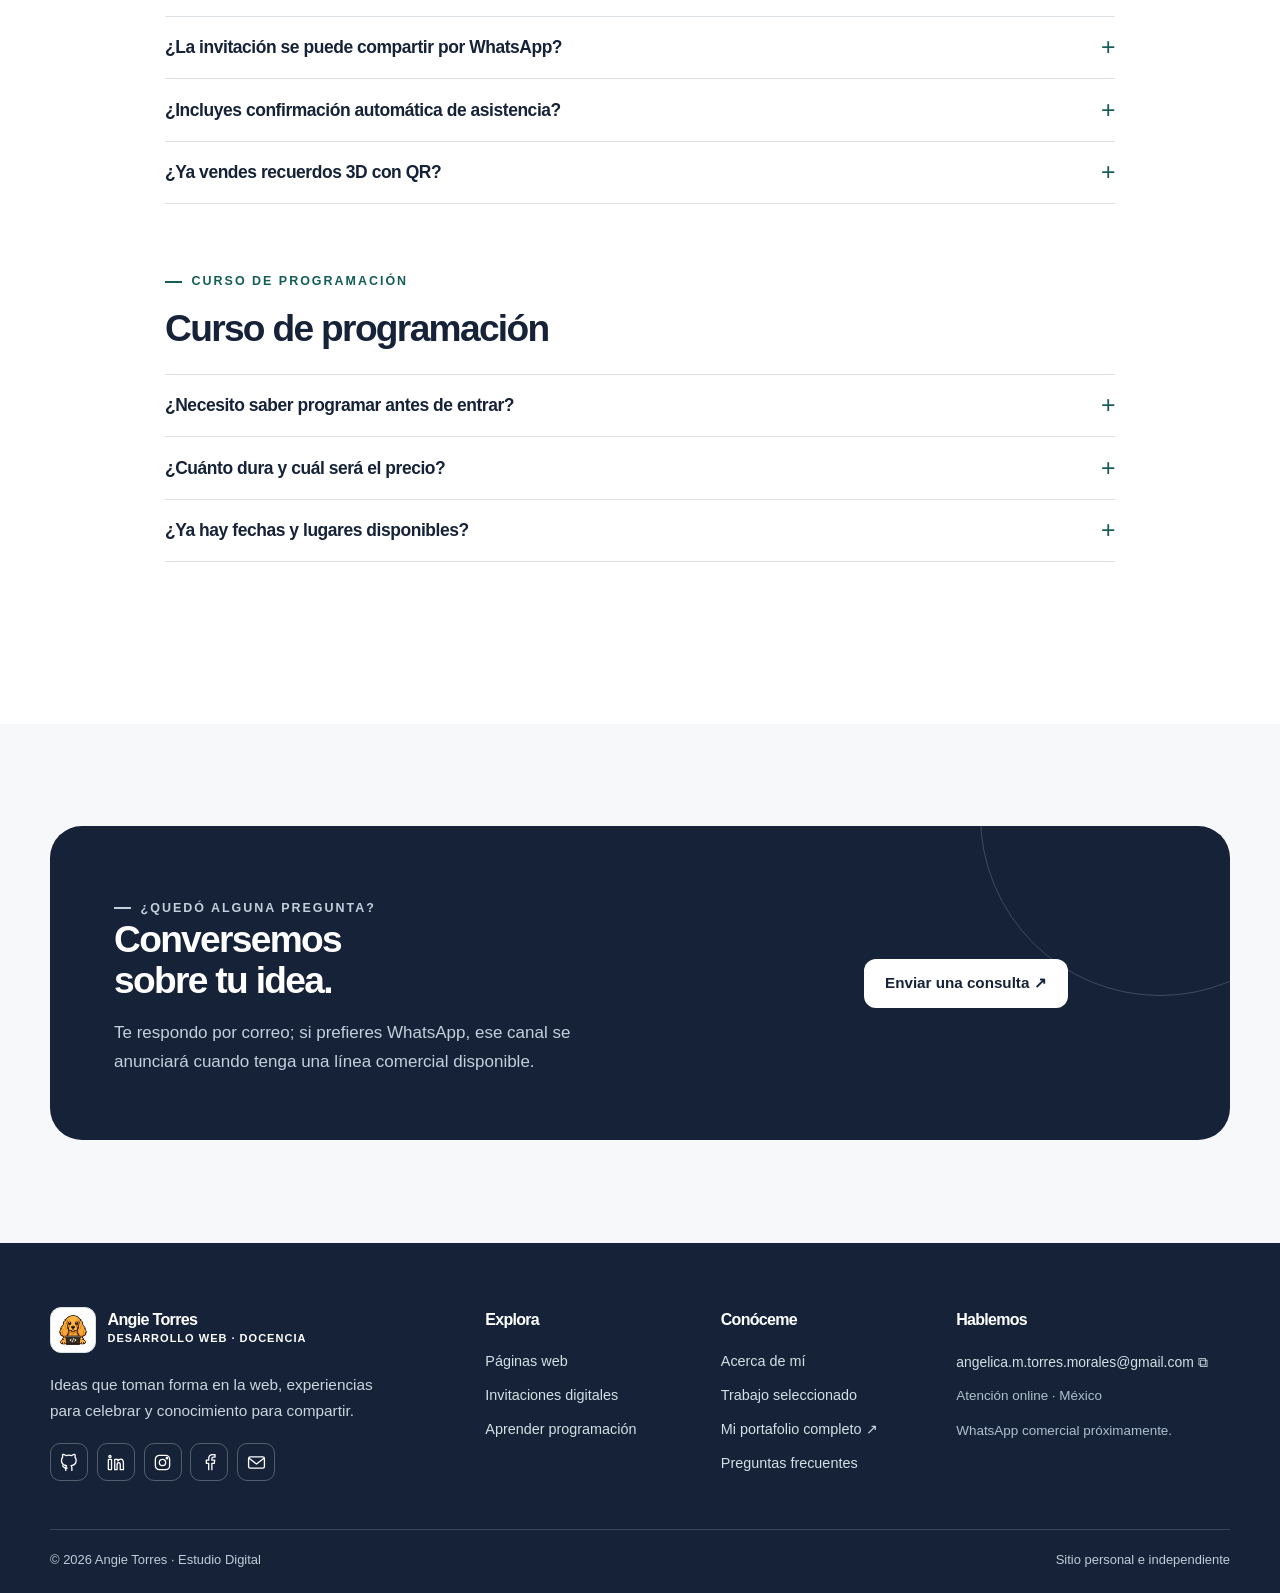
<file: preguntas.html>
<!doctype html>
<html lang="es-MX">
  <head>
    <meta charset="utf-8" />
    <meta content="width=device-width,initial-scale=1" name="viewport" />
    <meta
      content="Respuestas sobre Angie Torres, desarrollo web para negocios, invitaciones digitales y curso de programaci&oacute;n."
      name="description"
    />
    <title>Preguntas frecuentes | Angie Torres &middot; Estudio Digital</title>
    <meta content="website" property="og:type" />
    <meta
      content="Preguntas frecuentes | Estudio Digital"
      property="og:title"
    />
    <meta
      content="Conoce c&oacute;mo trabajo y resuelve dudas sobre p&aacute;ginas web, invitaciones digitales y clases."
      property="og:description"
    />
    <link
      href="./assets/chewie/chewie-long.ico"
      rel="icon"
      type="image/x-icon"
    />
    <link
      href="./assets/chewie/chewie-long-48.png"
      rel="icon"
      sizes="48x48"
      type="image/png"
    />
    <link
      href="./assets/chewie/chewie-long-180.png"
      rel="apple-touch-icon"
      sizes="180x180"
    />
    <link href="./css/tokens.css" rel="stylesheet" />
    <link href="./css/global.css" rel="stylesheet" />
    <link href="./css/components.css" rel="stylesheet" />
    <link href="./css/chewie-v13.css" rel="stylesheet" />
    <link href="./css/visual-refresh-v14.css" rel="stylesheet" />
    <link href="./css/restore-v16.css" rel="stylesheet" />
    <link href="./css/pages/preguntas.css" rel="stylesheet" />
    <link href="./css/shared-polish.css" rel="stylesheet" />
    <script defer="" src="./js/emailjs-config.js"></script>
    <script defer="" src="./js/shared-layout.js"></script>
  </head>
  <body data-page="preguntas">
    <a class="skip-link" href="#contenido"> Saltar al contenido </a>
    <div id="shared-header"></div>
    <div id="shared-backdrop"></div>
    <main id="contenido">
      <!-- Sección: section · faq-landing -->
      <section class="section faq-landing">
        <div class="container">
          <div class="faq-hero-grid">
            <div class="faq-hero-copy">
              <p class="kicker">Un espacio para resolver dudas</p>
              <h1>
                Lo que necesitas saber
                <span class="editorial"> antes de empezar. </span>
              </h1>
              <p class="lead">
                Respuestas sobre mi trabajo, los servicios digitales y la
                primera generaci&oacute;n del curso.
              </p>
            </div>
            <figure class="faq-chewie">
              <img
                alt="Chewie Dev, mi mascota, rodeado de elementos de programaci&oacute;n"
                decoding="async"
                height="450"
                src="./assets/chewie/chewie-faq.webp"
                width="450"
              />
              <figcaption>
                <strong> Chewie Dev </strong>
                <span>
                  Mi compa&ntilde;ero de c&oacute;digo. Aqu&iacute; para
                  acompa&ntilde;arte con tus dudas.
                </span>
              </figcaption>
            </figure>
          </div>
        </div>
      </section>
      <!-- Sección: section · section-white -->
      <div class="section section-white">
        <div class="container faq-topics">
          <section aria-labelledby="topic-0" class="faq-topic">
            <p class="kicker">Sobre m&iacute;</p>
            <h2 id="topic-0">Sobre m&iacute;</h2>
            <div class="faq-list">
              <details>
                <summary>
                  &iquest;Qui&eacute;n est&aacute; detr&aacute;s de Estudio
                  Digital?
                </summary>
                <p>
                  Soy Angie Torres, desarrolladora Full Stack con
                  formaci&oacute;n en Biolog&iacute;a y Maestr&iacute;a en
                  Docencia. Combino el desarrollo de software con una manera de
                  trabajar enfocada en comprender necesidades, explicar
                  decisiones y construir soluciones claras.
                </p>
              </details>
              <details>
                <summary>
                  &iquest;D&oacute;nde puedo conocer tu experiencia y proyectos?
                </summary>
                <p>
                  Puedes explorar el trabajo seleccionado desde Inicio y
                  consultar mis repositorios en GitHub, incluido el
                  c&oacute;digo de mi portafolio. Mis participaciones
                  institucionales corresponden a mi experiencia profesional, sin
                  representar patrocinio de esas instituciones.
                </p>
              </details>
              <details>
                <summary>&iquest;Trabajas de forma remota?</summary>
                <p>
                  S&iacute;. La comunicaci&oacute;n inicial, definici&oacute;n
                  de requisitos y seguimiento pueden realizarse online.
                </p>
              </details>
            </div>
          </section>
          <section aria-labelledby="topic-1" class="faq-topic">
            <p class="kicker">P&aacute;ginas web para negocios</p>
            <h2 id="topic-1">P&aacute;ginas web para negocios</h2>
            <div class="faq-list">
              <details>
                <summary>
                  &iquest;Necesito una tienda en l&iacute;nea para tener una
                  web?
                </summary>
                <p>
                  No. Una p&aacute;gina informativa puede presentar tus
                  servicios, mostrar trabajos, ofrecer ubicaci&oacute;n y
                  facilitar el contacto sin tener carrito ni pagos.
                </p>
              </details>
              <details>
                <summary>
                  &iquest;Cu&aacute;nto cuesta una p&aacute;gina web?
                </summary>
                <p>
                  Depende de las secciones, contenido, dise&ntilde;o e
                  integraciones que requieras. Primero revisamos tu idea y
                  despu&eacute;s preparo una cotizaci&oacute;n adaptada al
                  alcance.
                </p>
              </details>
              <details>
                <summary>
                  &iquest;Puedo actualizar fotograf&iacute;as y textos
                  despu&eacute;s?
                </summary>
                <p>
                  Podemos definir la forma de actualizaci&oacute;n seg&uacute;n
                  tu proyecto. Las opciones de mantenimiento y cambios futuros
                  se acuerdan dentro de la propuesta.
                </p>
              </details>
            </div>
          </section>
          <section aria-labelledby="topic-2" class="faq-topic">
            <p class="kicker">Invitaciones y eventos</p>
            <h2 id="topic-2">Invitaciones y eventos</h2>
            <div class="faq-list">
              <details>
                <summary>
                  &iquest;La invitaci&oacute;n se puede compartir por WhatsApp?
                </summary>
                <p>
                  S&iacute;, una invitaci&oacute;n web puede compartirse
                  mediante un enlace. Las funciones finales dependen de la
                  cotizaci&oacute;n.
                </p>
              </details>
              <details>
                <summary>
                  &iquest;Incluyes confirmaci&oacute;n autom&aacute;tica de
                  asistencia?
                </summary>
                <p>
                  La propuesta inicial contempla facilitar una
                  confirmaci&oacute;n por WhatsApp. Un sistema automatizado de
                  registro de invitados no est&aacute; incluido por defecto.
                </p>
              </details>
              <details>
                <summary>&iquest;Ya vendes recuerdos 3D con QR?</summary>
                <p>
                  Se explora como complemento potencial, sujeto a viabilidad,
                  presupuesto y disponibilidad de producci&oacute;n. No es un
                  producto terminado ni un paquete garantizado.
                </p>
              </details>
            </div>
          </section>
          <section aria-labelledby="topic-3" class="faq-topic">
            <p class="kicker">Curso de programaci&oacute;n</p>
            <h2 id="topic-3">Curso de programaci&oacute;n</h2>
            <div class="faq-list">
              <details>
                <summary>
                  &iquest;Necesito saber programar antes de entrar?
                </summary>
                <p>
                  No. El curso piloto est&aacute; pensado para comenzar desde
                  cero con HTML, CSS y JavaScript, construyendo ejercicios y
                  proyectos progresivamente.
                </p>
              </details>
              <details>
                <summary>
                  &iquest;Cu&aacute;nto dura y cu&aacute;l ser&aacute; el
                  precio?
                </summary>
                <p>
                  La propuesta piloto contempla 12 sesiones de dos horas (24
                  horas) y un precio tentativo de $1,000 MXN por el curso
                  completo. Las condiciones est&aacute;n sujetas a
                  confirmaci&oacute;n.
                </p>
              </details>
              <details>
                <summary>&iquest;Ya hay fechas y lugares disponibles?</summary>
                <p>
                  Todav&iacute;a no se han definido fechas ni abierto
                  inscripciones confirmadas. Puedes escribir para recibir
                  informaci&oacute;n sobre la clase muestra gratuita y la
                  posible primera generaci&oacute;n.
                </p>
              </details>
            </div>
          </section>
        </div>
      </div>
      <!-- Sección: contacto -->
      <section class="section anchor-offset" id="contacto">
        <div class="container">
          <div class="contact-panel">
            <div>
              <p class="kicker">&iquest;Qued&oacute; alguna pregunta?</p>
              <h2>Conversemos sobre tu idea.</h2>
              <p>
                Te respondo por correo; si prefieres WhatsApp, ese canal se
                anunciar&aacute; cuando tenga una l&iacute;nea comercial
                disponible.
              </p>
            </div>
            <div class="contact-actions">
              <a class="btn btn-light" data-contact="general" href="#contacto">
                Enviar una consulta &nearrow;
              </a>
            </div>
          </div>
        </div>
      </section>
    </main>
    <div id="shared-footer"></div>
    <div id="shared-contact"></div>
  </body>
</html>
</file>
<file: css/tokens.css>
/* ========================================================
   Estudio Digital · Sistema visual V1. Una identidad, tres servicios.
   ======================================================== */

:root {
  color-scheme: light;
  --ink: #152238;
  --ink-soft: #34445a;
  --muted: #5b697a;
  --muted-on-dark: #c3d0dc;
  --paper: #f7f8fa;
  --white: #fff;
  --teal: #237f78;
  --teal-dark: #145d58;
  --teal-pale: #e2f0ec;
  --rose: #f5eae5;
  --lavender: #eae9fa;
  --line: #dbe1e7;
  --line-dark: rgba(255,255,255,.19);
  --shadow-soft: 0 15px 44px rgba(21,34,56,.07);
  --shadow-frame: 0 28px 68px rgba(21,34,56,.16);
  --font-body: "Aptos","Segoe UI",-apple-system,BlinkMacSystemFont,"Helvetica Neue",Arial,sans-serif;
  --font-editorial: Georgia,"Times New Roman",serif;
  --text-xs: .875rem;
  --text-sm: .9375rem;
  --text-base: 1.0625rem;
  --text-lg: clamp(1.13rem,1.3vw,1.27rem);
  --h1: clamp(2.5rem,4.4vw,3.65rem);
  --h2: clamp(1.95rem,2.9vw,2.7rem);
  --h3: clamp(1.3rem,2vw,1.66rem);
  --radius-sm: 10px;
  --radius-md: 16px;
  --radius-lg: 24px;
  --radius-xl: 32px;
  --container: 1180px;
  --space-section: clamp(4.25rem,8vw,7.5rem);
}
</file>
<file: css/global.css>
*,*::before,*::after {
  box-sizing: border-box;
}

html {
  scroll-behavior: smooth;
  scroll-padding-top: 92px;
}

body {
  margin: 0;
  background: var(--paper);
  color: var(--ink);
  font-family: var(--font-body);
  font-size: var(--text-base);
  line-height: 1.67;
  -webkit-font-smoothing: antialiased;
  text-rendering: optimizeLegibility;
}

a {
  color: inherit;
  text-underline-offset: .18em;
}

button,input,textarea,select {
  font: inherit;
}

button {
  cursor: pointer;
}

img,svg {
  max-width: 100%;
}

img {
  display: block;
  height: auto;
}

picture {
  display: block;
}

p,h1,h2,h3,h4,ul,ol {
  margin-top: 0;
}

h1,h2,h3,h4 {
  line-height: 1.12;
  letter-spacing: -.045em;
  text-wrap: balance;
}

h1 {
  font-size: var(--h1);
  font-weight: 760;
}

h2 {
  font-size: var(--h2);
  font-weight: 740;
}

h3 {
  font-size: var(--h3);
  font-weight: 710;
}

p {
  margin-bottom: 1.1em;
}

li {
  margin-bottom: .35em;
}

ul,ol {
  padding-left: 1.3em;
}

::selection {
  background: #beded8;
  color: var(--ink);
}

:focus-visible {
  outline: 3px solid #0b8078;
  outline-offset: 4px;
}

.container {
  width: min(var(--container),calc(100% - 48px));
  margin-inline: auto;
}

.section {
  padding-block: var(--space-section);
}

.section-compact {
  padding-block: clamp(3rem,5.7vw,5rem);
}

.section-white {
  background: var(--white);
}

.section-dark {
  background: var(--ink);
  color: var(--white);
}

.kicker {
  display: inline-flex;
  gap: .6rem;
  align-items: center;
  margin: 0 0 1.15rem;
  font-size: .78rem;
  line-height: 1.3;
  font-weight: 800;
  letter-spacing: .16em;
  text-transform: uppercase;
  color: var(--teal-dark);
}

.kicker::before {
  content: "";
  width: 17px;
  height: 2px;
  background: currentColor;
  flex: none;
}

.section-dark .kicker,.dark-panel .kicker {
  color: #9cdbce;
}

.lead {
  font-size: clamp(1.12rem,1.65vw,1.35rem);
  line-height: 1.58;
  color: var(--ink-soft);
}

.muted {
  color: var(--muted);
}

.section-dark .muted,.dark-panel .muted {
  color: var(--muted-on-dark);
}

.text-measure {
  max-width: 64ch;
}

.text-narrow {
  max-width: 52ch;
}

.editorial {
  font-family: var(--font-editorial);
  font-style: italic;
  font-weight: 400;
  letter-spacing: -.055em;
}

.eyebrow {
  font-size: .82rem;
  font-weight: 800;
  letter-spacing: .12em;
  text-transform: uppercase;
}

.anchor-offset {
  scroll-margin-top: 100px;
}

.visually-hidden {
  position: absolute !important;
  clip: rect(0,0,0,0);
  height: 1px;
  width: 1px;
  overflow: hidden;
  white-space: nowrap;
}

.skip-link {
  position: fixed;
  z-index: 200;
  top: -100px;
  left: 15px;
  padding: .8rem 1rem;
  background: var(--white);
  color: var(--ink);
  font-weight: 700;
  border: 2px solid var(--teal);
}

.skip-link:focus {
  top: 12px;
}

.section-head {
  display: flex;
  justify-content: space-between;
  align-items: end;
  gap: 2rem;
  margin-bottom: 2.25rem;
}

.section-head h2 {
  max-width: 780px;
  margin: 0;
}

.section-head p {
  max-width: 39ch;
  margin: 0;
  color: var(--muted);
}

.section-intro {
  max-width: 70ch;
  margin-bottom: 2.3rem;
}

.section-intro h2 {
  margin: 0 0 1rem;
}

.section-intro p {
  margin: 0;
  color: var(--muted);
  font-size: var(--text-lg);
}

.stack>*+* {
  margin-top: 1.2rem;
}

@media (max-width:720px) {
  .container {
    width: min(var(--container),calc(100% - 36px));
  }

  .section-head {
    align-items: start;
    flex-direction: column;
    gap: .9rem;
  }

  .section-head p {
    max-width: 60ch;
  }

  html {
    scroll-padding-top: 76px;
  }
}

@media (max-width:350px) {
  .container {
    width: calc(100% - 28px);
  }

  h1 {
    font-size: 2.35rem;
  }
}

@media (prefers-reduced-motion:reduce) {
  html {
    scroll-behavior: auto;
  }

  *,*::before,*::after {
    animation-duration: .01ms !important;
    transition-duration: .01ms !important;
    scroll-behavior: auto !important;
  }
}
</file>
<file: css/components.css>
/* ========================================================
   Shared navigation & controls
   ======================================================== */.site-header {
  position: sticky;
  top: 0;
  z-index: 80;
  background: rgba(247,248,250,.97);
  border-bottom: 1px solid rgba(21,34,56,.08);
  backdrop-filter: blur(16px);
}.header-inner {
  min-height: 82px;
  display: flex;
  align-items: center;
  justify-content: space-between;
  gap: 1.25rem;
}.brand {
  display: flex;
  align-items: center;
  gap: .72rem;
  text-decoration: none;
  flex-shrink: 0;
}.brand-mark {
  height: 40px;
  width: 40px;
  background: var(--ink);
  border-radius: 11px;
  color: #fff;
  display: grid;
  place-items: center;
  font-weight: 850;
  font-size: 1.06rem;
  letter-spacing: -.09em;
}.brand strong {
  display: block;
  font-size: 1.01rem;
  letter-spacing: -.045em;
  line-height: 1.17;
}.brand small {
  display: block;
  font-size: .69rem;
  letter-spacing: .09em;
  text-transform: uppercase;
  color: var(--muted);
  font-weight: 650;
  line-height: 1.8;
}.site-nav {
  display: flex;
  align-items: center;
  gap: 1.7rem;
}.site-nav a {
  font-size: .92rem;
  text-decoration: none;
  color: var(--ink-soft);
  font-weight: 660;
  white-space: nowrap;
  transition: color .2s;
}.site-nav a:hover,.site-nav a[aria-current=page] {
  color: var(--teal-dark);
}.site-nav .nav-cta {
  background: var(--ink);
  color: var(--white);
  border-radius: 12px;
  padding: .8rem 1.15rem;
}.site-nav .nav-cta:hover {
  color: #fff;
  background: var(--teal-dark);
}.menu-toggle {
  display: none;
  align-items: center;
  justify-content: center;
  flex-direction: column;
  gap: 5px;
  border: 1px solid var(--line);
  background: var(--white);
  width: 45px;
  height: 44px;
  border-radius: 12px;
  color: var(--ink);
}.menu-toggle span {
  height: 2px;
  width: 19px;
  background: currentColor;
  border-radius: 2px;
  transition: transform .2s,opacity .2s;
}.menu-toggle[aria-expanded=true] span:first-child {
  transform: translateY(7px) rotate(45deg);
}.menu-toggle[aria-expanded=true] span:nth-child(2) {
  opacity: 0;
}.menu-toggle[aria-expanded=true] span:last-child {
  transform: translateY(-7px) rotate(-45deg);
}.nav-backdrop {
  display: none;
}.btn {
  display: inline-flex;
  align-items: center;
  justify-content: center;
  gap: .7rem;
  min-height: 49px;
  border: 1.5px solid transparent;
  border-radius: 12px;
  padding: .82rem 1.25rem;
  font-size: .95rem;
  font-weight: 750;
  line-height: 1.3;
  text-decoration: none;
  text-align: center;
  transition: background .2s,transform .2s,border-color .2s,color .2s;
  max-width: 100%;
}.btn:hover {
  transform: translateY(-2px);
}.btn svg,.text-link svg {
  width: 18px;
  height: 18px;
  flex: none;
}.btn-primary {
  color: var(--white);
  background: var(--teal-dark);
}.btn-primary:hover {
  background: #0f4a46;
}.btn-ink {
  color: var(--white);
  background: var(--ink);
}.btn-ink:hover {
  background: #29435c;
}.btn-outline {
  background: transparent;
  color: var(--ink);
  border-color: #b8c5cc;
}.btn-outline:hover {
  border-color: var(--teal-dark);
  color: var(--teal-dark);
  background: rgba(35,127,120,.045);
}.btn-light {
  background: var(--white);
  color: var(--ink);
}.btn-light:hover {
  background: #e9f3f0;
}.btn-ghost-light {
  border-color: rgba(255,255,255,.38);
  color: var(--white);
}.btn-ghost-light:hover {
  background: rgba(255,255,255,.12);
}.btn-row {
  display: flex;
  align-items: center;
  gap: .75rem;
  flex-wrap: wrap;
}.text-link {
  display: inline-flex;
  align-items: center;
  gap: .45rem;
  font-weight: 760;
  font-size: .94rem;
  text-decoration: none;
  color: var(--teal-dark);
  border-bottom: 1px solid transparent;
}.text-link:hover {
  border-bottom-color: currentColor;
}.section-dark .text-link,.dark-panel .text-link {
  color: #c5e9df;
}/* ========================================================
   Hero
   ======================================================== */.hero-home {
  position: relative;
  padding: clamp(4.2rem,8vw,7.1rem) 0 clamp(5.4rem,9vw,8.1rem);
  background: var(--paper);
  overflow: hidden;
}.hero-home::after {
  content: "";
  position: absolute;
  right: -190px;
  top: 30px;
  width: 410px;
  height: 410px;
  border: 1px solid #d8e8e5;
  border-radius: 50%;
  pointer-events: none;
}.hero-grid {
  display: grid;
  grid-template-columns: minmax(0,1.02fr) minmax(0,.98fr);
  gap: clamp(2rem,4vw,5rem);
  align-items: center;
  position: relative;
  z-index: 1;
}.hero-copy h1 {
  margin-bottom: 1.6rem;
  max-width: 13ch;
}.hero-copy h1 .editorial {
  color: var(--teal-dark);
}.hero-copy .lead {
  max-width: 51ch;
  margin-bottom: 2rem;
}.hero-trust {
  margin-top: 2.6rem;
  display: flex;
  align-items: center;
  gap: .85rem;
  font-size: .87rem;
  font-weight: 650;
  color: var(--muted);
}.hero-trust .line {
  width: 27px;
  height: 1px;
  background: var(--teal);
}.hero-stage {
  position: relative;
  min-height: 460px;
  display: flex;
  align-items: center;
  justify-content: center;
}.stage-field {
  position: absolute;
  right: 3%;
  top: 2%;
  bottom: 6%;
  left: 12%;
  border-radius: 30px;
  background: #e8f0ee;
}.stage-window {
  background: #fff;
  border: 1px solid #dce4e7;
  border-radius: 16px;
  box-shadow: var(--shadow-frame);
  overflow: hidden;
  position: absolute;
}.stage-primary {
  width: 91%;
  top: 8%;
  left: 0%;
  transform: rotate(-3deg);
}.stage-secondary {
  width: 66%;
  right: -1%;
  bottom: 0%;
  transform: rotate(4deg);
}.window-top {
  display: flex;
  align-items: center;
  gap: .36rem;
  height: 31px;
  padding: 0 .85rem;
  background: #fff;
  border-bottom: 1px solid #edf0f2;
}.window-top i {
  width: 6px;
  height: 6px;
  background: #d1d7dc;
  border-radius: 50%;
}.window-top span {
  font-size: .61rem;
  color: #8e9baa;
  margin-left: auto;
  font-weight: 700;
  letter-spacing: .03em;
}.stage-window img {
  width: 100%;
  height: auto;
  object-fit: cover;
}.stage-note {
  position: absolute;
  left: -2%;
  bottom: 2.5%;
  padding: .65rem 1rem;
  background: var(--ink);
  border-radius: 12px;
  color: #fff;
  font-size: .77rem;
  font-weight: 650;
  box-shadow: var(--shadow-soft);
  transform: rotate(-5deg);
}/* ========================================================
   Services
   ======================================================== */.services-grid {
  display: grid;
  grid-template-columns: repeat(3,minmax(0,1fr));
  gap: 1.15rem;
}.service-card {
  min-height: 370px;
  display: flex;
  flex-direction: column;
  align-items: flex-start;
  gap: .7rem;
  padding: clamp(1.55rem,2.5vw,2.25rem);
  border-radius: var(--radius-lg);
  border: 1px solid rgba(21,34,56,.07);
  transition: transform .25s,box-shadow .25s;
}.service-card:hover {
  transform: translateY(-5px);
  box-shadow: var(--shadow-soft);
}.service-card.business {
  background: #e8f0ed;
}.service-card.events {
  background: var(--rose);
}.service-card.learning {
  background: var(--lavender);
}.service-top {
  width: 100%;
  display: flex;
  justify-content: space-between;
  align-items: center;
  margin-bottom: 1.6rem;
}.service-index {
  font-size: .77rem;
  font-weight: 800;
  letter-spacing: .12em;
  color: #46576a;
}.service-glyph {
  display: grid;
  place-items: center;
  width: 46px;
  height: 46px;
  border: 1px solid rgba(21,34,56,.2);
  border-radius: 14px;
}.service-glyph svg {
  width: 23px;
  height: 23px;
}.service-card h3 {
  font-size: clamp(1.6rem,2vw,1.99rem);
  margin: 0;
}.service-card p {
  color: var(--ink-soft);
  line-height: 1.55;
  margin: 0 0 1.5rem;
}.service-card .text-link {
  margin-top: auto;
  color: var(--ink);
}/* ========================================================
   Project gallery
   ======================================================== */.projects-top {
  display: flex;
  align-items: end;
  justify-content: space-between;
  gap: 2rem;
  margin-bottom: 2rem;
}.projects-top h2 {
  margin-bottom: 0;
}.project-grid {
  display: grid;
  grid-template-columns: 1.15fr .85fr;
  gap: 1.2rem;
}.project-card {
  overflow: hidden;
  border-radius: var(--radius-lg);
  background: #fff;
  color: var(--ink);
  display: flex;
  flex-direction: column;
}.project-image {
  aspect-ratio: 16/9;
  background: #e5ecec;
  padding: 1.35rem;
  display: flex;
  align-items: center;
  justify-content: center;
  overflow: hidden;
}.project-image img {
  width: 100%;
  height: 100%;
  object-fit: cover;
  object-position: top;
  border-radius: 8px;
  box-shadow: 0 16px 26px rgba(21,34,56,.12);
}.project-body {
  padding: 1.6rem 1.75rem 1.9rem;
  flex: 1;
  display: flex;
  flex-direction: column;
}.project-body h3 {
  font-size: 1.55rem;
  letter-spacing: -.035em;
  margin: .75rem 0 .7rem;
}.project-body p {
  color: var(--muted);
  font-size: .99rem;
  line-height: 1.65;
  margin: 0 0 1.35rem;
}.project-body .text-link {
  margin-top: auto;
}.mini-tag {
  display: inline-block;
  font-size: .73rem;
  font-weight: 780;
  letter-spacing: .08em;
  text-transform: uppercase;
  color: var(--teal-dark);
}.project-footnote {
  margin: 1.5rem 0 0;
  color: #c2d0dc;
  font-size: .85rem;
}/* ========================================================
   About
   ======================================================== */.about-grid {
  display: grid;
  grid-template-columns: .79fr 1.21fr;
  gap: clamp(2rem,6vw,7rem);
  align-items: center;
}.portrait-wrap {
  position: relative;
  max-width: 440px;
}.portrait-wrap:after {
  position: absolute;
  content: "";
  right: -14px;
  bottom: -15px;
  width: 61%;
  height: 49%;
  border: 2px solid #a5c5c0;
  border-radius: 24px;
  z-index: 0;
}.portrait-wrap img {
  position: relative;
  z-index: 1;
  aspect-ratio: 4/4.25;
  width: 100%;
  object-fit: cover;
  object-position: center 27%;
  border-radius: 24px;
  filter: saturate(.85);
}.about-copy h2 {
  margin-bottom: 1.4rem;
}.about-copy p {
  color: var(--ink-soft);
}.about-tags {
  display: flex;
  flex-wrap: wrap;
  gap: .5rem;
  margin: 1.8rem 0;
}.about-tags span {
  padding: .42rem .83rem;
  border: 1px solid var(--line);
  background: #fff;
  border-radius: 40px;
  color: var(--ink-soft);
  font-size: .85rem;
  font-weight: 640;
}.about-links {
  display: flex;
  gap: 1.25rem;
  flex-wrap: wrap;
  margin-top: 1.75rem;
}/* ========================================================
   Contact, footer
   ======================================================== */.contact-panel {
  position: relative;
  overflow: hidden;
  background: var(--ink);
  color: #fff;
  border-radius: var(--radius-xl);
  padding: clamp(2.15rem,5vw,4.5rem);
  display: grid;
  grid-template-columns: 1fr auto;
  gap: 1.5rem;
  align-items: end;
}.contact-panel:after {
  content: "";
  position: absolute;
  right: -110px;
  top: -190px;
  width: 360px;
  height: 360px;
  border: 1px solid rgba(255,255,255,.18);
  border-radius: 50%;
  pointer-events: none;
}.contact-panel h2 {
  max-width: 15ch;
  margin: 0 0 1.1rem;
}.contact-panel p {
  color: var(--muted-on-dark);
  margin: 0;
  max-width: 56ch;
}.contact-actions {
  position: relative;
  z-index: 1;
}.contact-secondary {
  display: block;
  margin-top: .65rem;
  font-size: .81rem;
  color: #c3d0dc;
  text-align: center;
}.site-footer {
  padding: 2.65rem 0 2rem;
  border-top: 1px solid var(--line);
  background: var(--paper);
}.footer-top {
  display: flex;
  justify-content: space-between;
  gap: 2rem;
  align-items: start;
  padding-bottom: 1.4rem;
}.footer-top p {
  margin: .6rem 0 0;
  max-width: 40ch;
  color: var(--muted);
  font-size: .94rem;
}.footer-links {
  display: flex;
  flex-wrap: wrap;
  gap: .7rem 1.4rem;
  font-size: .89rem;
  font-weight: 650;
}.footer-links a {
  text-decoration: none;
}.footer-links a:hover {
  text-decoration: underline;
}.footer-bottom {
  display: flex;
  justify-content: space-between;
  gap: 1rem;
  padding-top: 1.2rem;
  border-top: 1px solid var(--line);
  color: var(--muted);
  font-size: .81rem;
}/* ========================================================
   Interior landing pages
   ======================================================== */.page-hero {
  padding: clamp(4rem,7.6vw,6.7rem) 0 clamp(4rem,7vw,6.6rem);
  overflow: hidden;
}.page-hero-business {
  background: #e9f0ed;
}.page-hero-events {
  background: #f5ebe7;
}.page-hero-grid {
  display: grid;
  grid-template-columns: minmax(0,1.05fr) minmax(0,.95fr);
  gap: clamp(2rem,4vw,5rem);
  align-items: center;
}.page-hero h1 {
  max-width: 14ch;
  margin: 0 0 1.45rem;
}.page-hero .lead {
  margin-bottom: 1.8rem;
  max-width: 50ch;
}.page-hero .hero-meta {
  font-size: .88rem;
  letter-spacing: .025em;
  font-weight: 680;
  color: var(--ink-soft);
  margin: 1.25rem 0 0;
}.business-visual {
  padding: 1.25rem;
  border-radius: 22px;
  background: #d9e5e0;
  box-shadow: var(--shadow-soft);
}.business-visual .mock-browser {
  background: #fff;
  overflow: hidden;
  border-radius: 12px;
  box-shadow: 0 15px 35px rgba(21,34,56,.12);
}.business-visual img {
  width: 100%;
  object-fit: cover;
  aspect-ratio: 16/10;
  object-position: top;
}.visual-caption {
  font-size: .75rem;
  font-weight: 680;
  color: var(--ink-soft);
  margin: .85rem .3rem 0;
}.intro-columns {
  display: grid;
  grid-template-columns: .82fr 1.18fr;
  gap: clamp(2rem,6vw,7rem);
  align-items: start;
}.intro-columns h2 {
  margin: 0;
}.intro-columns .lead {
  margin-top: 0;
}.feature-grid {
  display: grid;
  grid-template-columns: repeat(3,minmax(0,1fr));
  gap: 1.25rem;
}.feature {
  border-top: 1px solid var(--line);
  padding-top: 1.6rem;
}.feature .number {
  display: block;
  font-size: .78rem;
  letter-spacing: .12em;
  font-weight: 850;
  color: var(--teal-dark);
  margin-bottom: 1.2rem;
}.feature h3 {
  font-size: 1.31rem;
  letter-spacing: -.025em;
  margin-bottom: .65rem;
}.feature p {
  color: var(--muted);
  font-size: .96rem;
  line-height: 1.65;
  margin: 0;
}.steps-grid {
  display: grid;
  grid-template-columns: repeat(4,minmax(0,1fr));
  gap: 1.1rem;
}.step {
  padding: 1.6rem;
  background: var(--white);
  border-radius: 16px;
  border: 1px solid var(--line);
}.step-number {
  display: block;
  color: var(--teal-dark);
  font-size: .81rem;
  font-weight: 820;
  letter-spacing: .11em;
  margin-bottom: 2rem;
}.step h3 {
  font-size: 1.22rem;
  margin-bottom: .6rem;
}.step p {
  font-size: .94rem;
  line-height: 1.6;
  color: var(--muted);
  margin: 0;
}.highlight-note {
  border-left: 3px solid var(--teal);
  padding: .6rem 0 .6rem 1.15rem;
  color: var(--ink-soft);
  font-size: .98rem;
}/* ========================================================
   Events: an original editorial illustration, explicitly conceptual
   ======================================================== */.invitation-stage {
  height: 490px;
  background: #e7d7d2;
  border-radius: 25px;
  display: grid;
  place-items: center;
  position: relative;
  overflow: hidden;
}.invitation-stage:before {
  position: absolute;
  content: "";
  inset: 19px;
  border: 1px solid rgba(115,75,73,.18);
  border-radius: 17px;
}.invitation-paper {
  width: 70%;
  max-width: 310px;
  min-height: 380px;
  border-radius: 4px;
  display: flex;
  justify-content: center;
  align-items: center;
  flex-direction: column;
  gap: .65rem;
  padding: 2rem;
  text-align: center;
  background: #fffbf7;
  box-shadow: 12px 18px 35px rgba(85,52,50,.14);
  transform: rotate(-5deg);
}.invitation-paper .script {
  font: italic 2.55rem/.99 var(--font-editorial);
  color: #775b5c;
  letter-spacing: -.075em;
}.invitation-paper .date {
  font-size: .75rem;
  letter-spacing: .21em;
  text-transform: uppercase;
  color: #735e61;
}.invitation-paper .fine-rule {
  width: 50px;
  height: 1px;
  background: #c4a7a2;
  margin: .8rem auto;
}.invitation-paper p {
  color: #775f61;
  font-size: .73rem;
  line-height: 1.6;
  margin: 0;
}.invitation-flower {
  font-size: 2.2rem;
  font-family: var(--font-editorial);
  color: #ad8b8d;
  font-style: italic;
  line-height: 1;
}.concept-tag {
  position: absolute;
  bottom: 20px;
  right: 20px;
  background: #fff;
  color: var(--ink);
  border-radius: 10px;
  padding: .45rem .8rem;
  font-size: .72rem;
  font-weight: 760;
}.style-grid {
  display: grid;
  grid-template-columns: repeat(3,minmax(0,1fr));
  gap: 1.25rem;
}.style-item {
  margin: 0;
}.style-frame {
  min-height: 315px;
  display: flex;
  align-items: center;
  justify-content: center;
  overflow: hidden;
  border-radius: 18px;
  padding: 1.3rem;
}.style-frame.romantic {
  background: #eddad7;
}.style-frame.minimal {
  background: #e3e6e4;
}.style-frame.natural {
  background: #dfe6d9;
}.style-preview {
  width: 78%;
  max-width: 230px;
  min-height: 260px;
  padding: 2rem 1rem;
  background: #fbf8f4;
  display: flex;
  flex-direction: column;
  justify-content: center;
  align-items: center;
  text-align: center;
  gap: 1.1rem;
  border: 1px solid rgba(21,34,56,.11);
}.style-preview p {
  font: italic 1.75rem/1.03 var(--font-editorial);
  color: #7c5d5c;
  margin: 0;
}.style-preview small {
  font-size: .69rem;
  letter-spacing: .18em;
  text-transform: uppercase;
  color: #866968;
}.style-preview .ornament {
  font: italic 2rem/1 var(--font-editorial);
  color: #ad817b;
}.minimal .style-preview {
  background: #fff;
  border: 1px solid #b8c4c2;
}.minimal .style-preview p {
  font-family: var(--font-body);
  font-style: normal;
  text-transform: uppercase;
  font-size: 1.4rem;
  letter-spacing: .17em;
  color: #304348;
  font-weight: 500;
}.minimal .style-preview small {
  color: #526b6a;
}.minimal .style-preview .ornament {
  font-family: var(--font-body);
  font-style: normal;
  color: #64847e;
}.natural .style-preview {
  background: #f7f5ed;
  border-color: #cbd4bd;
}.natural .style-preview p,.natural .style-preview .ornament {
  color: #62735a;
}.style-item figcaption {
  padding: .95rem .25rem 0;
  color: var(--muted);
  font-size: .95rem;
}.style-item figcaption strong {
  display: block;
  color: var(--ink);
  font-size: 1.1rem;
}/* ========================================================
   Learning
   ======================================================== */.code-window {
  border-radius: 15px;
  background: #fff;
  overflow: hidden;
  box-shadow: 0 23px 48px rgba(33,30,83,.12);
}.code-window .window-top {
  background: #f6f6fa;
}.code-content {
  padding: 2rem 1.4rem;
  background: var(--ink);
  font: 500 clamp(.73rem,1.4vw,.94rem)/1.95 ui-monospace,Consolas,monospace;
  white-space: pre-wrap;
  color: #dce9f6;
  overflow-x: auto;
}.code-content .violet {
  color: #d5c7ff;
}.code-content .mint {
  color: #a9e5d0;
}.code-content .peach {
  color: #ffcfb6;
}.facts-strip {
  display: grid;
  grid-template-columns: repeat(3,1fr);
  background: #fff;
  border: 1px solid var(--line);
  border-radius: var(--radius-lg);
  overflow: hidden;
}.fact {
  padding: 2rem;
  border-right: 1px solid var(--line);
}.fact:last-child {
  border-right: 0;
}.fact strong {
  font-size: clamp(1.7rem,2.7vw,2.7rem);
  letter-spacing: -.055em;
  line-height: 1.2;
  display: block;
}.fact span {
  color: var(--muted);
  font-size: .92rem;
}.notice {
  background: #edf1f3;
  border-radius: 16px;
  padding: 1.35rem 1.6rem;
  font-size: .95rem;
  color: var(--ink-soft);
}.notice strong {
  color: var(--ink);
}.cta-inline {
  margin-top: 2rem;
}/* ========================================================
   Responsive
   ======================================================== */@media (max-width:1050px) {
  .site-nav {
    gap: 1rem;
  }

  .site-nav a {
    font-size: .87rem;
  }

  .brand small {
    font-size: .62rem;
  }

  .hero-stage {
    min-height: 390px;
  }

  .service-card {
    min-height: 390px;
  }

  .about-grid {
    gap: 3rem;
  }

  .page-hero-grid {
    gap: 2rem;
  }
}@media (max-width:860px) {
  .menu-toggle {
    display: flex;
    z-index: 91;
    position: relative;
  }

  .site-nav {
    display: none;
    position: absolute;
    top: calc(100% - 1px);
    left: 0;
    right: 0;
    z-index: 90;
    background: var(--paper);
    padding: 1rem max(18px,calc((100vw - var(--container))/2));
    border-bottom: 1px solid var(--line);
    box-shadow: 0 20px 30px rgba(21,34,56,.1);
    flex-direction: column;
    align-items: stretch;
    gap: 0;
  }

  .site-nav.is-open {
    display: flex;
  }

  .site-nav a {
    padding: 1rem .5rem;
    display: block;
    font-size: 1rem;
    border-bottom: 1px solid var(--line);
  }

  .site-nav .nav-cta {
    margin-top: .8rem;
    padding: 1rem;
    text-align: center;
    border: 0;
  }

  .nav-backdrop.is-open {
    display: block;
    position: fixed;
    inset: 82px 0 0;
    background: rgba(21,34,56,.24);
    z-index: 79;
  }

  .hero-grid,.page-hero-grid {
    grid-template-columns: 1fr;
  }

  .hero-copy h1 {
    max-width: 17ch;
  }

  .hero-stage {
    min-height: 420px;
    max-width: 650px;
    width: 100%;
    margin-inline: auto;
  }

  .hero-home {
    padding-bottom: 5rem;
  }

  .service-card {
    min-height: 355px;
  }

  .services-grid {
    gap: .8rem;
  }

  .service-top {
    margin-bottom: 1.1rem;
  }

  .project-grid {
    grid-template-columns: repeat(2,minmax(0,1fr));
  }

  .about-grid {
    grid-template-columns: 1fr 1.2fr;
    gap: 2rem;
  }

  .feature-grid {
    grid-template-columns: repeat(2,minmax(0,1fr));
  }

  .steps-grid {
    grid-template-columns: repeat(2,minmax(0,1fr));
  }

  .intro-columns {
    grid-template-columns: 1fr;
    gap: .75rem;
  }

  .intro-columns h2 {
    max-width: 18ch;
  }

  .invitation-stage {
    height: 440px;
  }

  .style-frame {
    min-height: 265px;
  }

  .style-preview {
    width: 92%;
    min-height: 220px;
  }

  .method-grid {
    grid-template-columns: repeat(2,minmax(0,1fr));
  }
}@media (max-width:680px) {
  .header-inner {
    min-height: 72px;
  }

  .nav-backdrop.is-open {
    top: 72px;
  }

  .hero-home {
    padding-top: 3.6rem;
  }

  .hero-stage {
    min-height: 325px;
  }

  .stage-window .window-top {
    height: 25px;
  }

  .stage-note {
    font-size: .67rem;
  }

  .services-grid,.project-grid,.feature-grid,.style-grid,.curriculum-grid {
    grid-template-columns: 1fr;
  }

  .service-card {
    min-height: 295px;
  }

  .service-top {
    margin-bottom: .7rem;
  }

  .service-card p {
    margin-bottom: 1.1rem;
  }

  .project-image {
    aspect-ratio: 16/9;
    padding: 1rem;
  }

  .project-body {
    padding: 1.35rem;
  }

  .about-grid {
    grid-template-columns: 1fr;
  }

  .portrait-wrap {
    max-width: 350px;
    margin-bottom: .6rem;
  }

  .about-links {
    gap: 1.1rem;
  }

  .contact-panel {
    grid-template-columns: 1fr;
  }

  .contact-actions {
    justify-self: start;
  }

  .footer-top,.footer-bottom {
    flex-direction: column;
  }

  .footer-bottom {
    gap: .5rem;
  }

  .page-hero {
    padding-block: 3.6rem;
  }

  .invitation-stage {
    height: 430px;
    max-width: 520px;
  }

  .style-frame {
    min-height: 260px;
  }

  .style-preview {
    max-width: 250px;
  }

  .fact {
    padding: 1.5rem 1rem;
  }

  .facts-strip {
    grid-template-columns: 1fr;
  }

  .fact {
    border-right: 0;
    border-bottom: 1px solid var(--line);
  }

  .fact:last-child {
    border-bottom: 0;
  }

  .steps-grid {
    grid-template-columns: 1fr;
  }

  .step-number {
    margin-bottom: .75rem;
  }
}@media (max-width:390px) {
  .hero-stage {
    min-height: 265px;
  }

  .stage-note {
    left: 0;
    bottom: -2%;
  }

  .hero-trust {
    margin-top: 2rem;
  }

  .btn-row>.btn {
    width: 100%;
  }

  .page-hero .btn-row>.btn {
    width: 100%;
  }

  .contact-actions,.contact-actions .btn {
    width: 100%;
  }

  .contact-panel {
    border-radius: 20px;
  }

  .invitation-paper {
    min-height: 325px;
    width: 76%;
  }

  .invitation-stage {
    height: 395px;
  }
}/* ========================================================
   Header/footer action icon sizing (prevents intrinsic SVG dimensions).
   ======================================================== */.site-nav .nav-cta {
  display: inline-flex;
  align-items: center;
  justify-content: center;
  gap: .45rem;
}.site-nav .nav-cta svg,.footer-links svg {
  width: 16px;
  height: 16px;
  display: inline-block;
  vertical-align: middle;
  flex: none;
}.faq-list {
  border-top: 1px solid var(--line);
  max-width: 840px;
  margin-inline: auto;
}.faq-list details {
  border-bottom: 1px solid var(--line);
  padding: 1.15rem 0;
}.faq-list summary {
  display: flex;
  justify-content: space-between;
  align-items: center;
  gap: 1rem;
  list-style: none;
  cursor: pointer;
  font-size: 1.09rem;
  font-weight: 730;
  line-height: 1.4;
  letter-spacing: -.025em;
}.faq-list summary::-webkit-details-marker {
  display: none;
}.faq-list summary:after {
  content: "+";
  font-size: 1.55rem;
  line-height: 1;
  color: var(--teal-dark);
  font-weight: 400;
  flex: none;
}.faq-list details[open] summary:after {
  content: "−";
}.faq-list p {
  max-width: 67ch;
  margin: .75rem 0 .25rem;
  color: var(--muted);
  font-size: .97rem;
}@media (min-width:861px) {
  .site-nav .nav-cta {
    min-height: 44px;
  }
}.additional-work {
  display: grid;
  grid-template-columns: 178px 1fr auto;
  gap: 1.5rem;
  align-items: center;
  padding: 1.3rem 0;
  border-bottom: 1px solid var(--line-dark);
  border-top: 1px solid var(--line-dark);
  margin-top: 2rem;
}.additional-work img {
  width: 178px;
  aspect-ratio: 16/9;
  object-fit: cover;
  object-position: top;
  border-radius: 10px;
  background: #fff;
}.additional-work .mini-tag {
  color: #a3dfd3;
}.additional-work h3 {
  font-size: 1.26rem;
  letter-spacing: -.03em;
  margin: .25rem 0;
}.additional-work p {
  font-size: .89rem;
  color: #c6d2dd;
  margin: 0;
  line-height: 1.55;
  max-width: 59ch;
}.additional-work .text-link {
  white-space: nowrap;
}@media (max-width:860px) {
  .additional-work {
    grid-template-columns: 140px 1fr;
  }

  .additional-work img {
    width: 140px;
  }

  .additional-work .text-link {
    grid-column: 2;
    justify-self: start;
  }
}@media (max-width:560px) {
  .additional-work {
    grid-template-columns: 1fr;
    gap: .75rem;
  }

  .additional-work img {
    width: 100%;
    max-height: 190px;
  }

  .additional-work .text-link {
    grid-column: 1;
  }
}/* ========================================================
   Patch v1.2: navegación compacta, redes y pie editorial
   ======================================================== */.nav-service-group {
  position: relative;
}.site-nav .nav-services-toggle {
  display: inline-flex;
  align-items: center;
  gap: .4rem;
  border: 0;
  background: transparent;
  color: var(--ink-soft);
  font: inherit;
  font-size: .92rem;
  font-weight: 660;
  padding: .55rem .1rem;
  cursor: pointer;
}.nav-services-toggle span {
  font-size: 1.3rem;
  line-height: .7;
}.site-nav .nav-services-toggle:hover,.nav-services-toggle[aria-expanded=true] {
  color: var(--teal-dark);
}.nav-services-menu {
  display: none;
  position: absolute;
  top: calc(100% + 8px);
  left: -16px;
  min-width: 225px;
  background: var(--paper);
  padding: .5rem;
  border: 1px solid var(--line);
  border-radius: 15px;
  box-shadow: 0 14px 35px rgba(21,34,56,.12);
  z-index: 100;
}.nav-service-group.is-expanded .nav-services-menu {
  display: grid;
  gap: 2px;
}.site-nav .nav-services-menu a {
  display: block;
  padding: .76rem .8rem;
  border-radius: 9px;
  font-size: .88rem;
}.site-nav .nav-services-menu a:hover {
  background: rgba(35,127,120,.07);
}.site-nav .nav-cta span {
  font-size: 1.1rem;
}.site-footer {
  background: #152238;
  color: #f7f8fa;
  padding: 4rem 0 1.35rem;
  border: 0;
}.site-footer .brand strong,.site-footer .brand small {
  color: #fff;
}.site-footer .brand-mark {
  background: #237f78;
}.footer-main {
  display: grid;
  grid-template-columns: minmax(210px,1.45fr) repeat(2,minmax(135px,.72fr)) minmax(205px,1fr);
  gap: 2.4rem;
  padding-bottom: 3rem;
}.footer-identity p {
  line-height: 1.7;
  max-width: 38ch;
  color: #cbd5dd;
  font-size: .96rem;
  margin: 1.2rem 0;
}.footer-column {
  display: flex;
  flex-direction: column;
  gap: .78rem;
}.footer-column h3 {
  margin: .25rem 0 .6rem;
  font-size: 1rem;
  color: #fff;
}.footer-column a {
  color: #d3e0e4;
  text-decoration: none;
  overflow-wrap: anywhere;
  line-height: 1.5;
  font-size: .9rem;
}.footer-column a:hover {
  color: #fff;
  text-decoration: underline;
}.footer-column p {
  color: #afc1cd;
  font-size: .84rem;
  margin: 0;
}.footer-bottom {
  border-color: rgba(255,255,255,.16);
  color: #c0cdd6;
}.social-links {
  display: flex;
  flex-wrap: wrap;
  gap: .55rem;
  align-items: center;
}.social-links a {
  width: 38px;
  height: 38px;
  border: 1px solid rgba(255,255,255,.27);
  border-radius: 10px;
  display: grid;
  place-items: center;
  color: #fff;
  text-decoration: none;
  transition: background .2s,border-color .2s;
}.social-links a:hover {
  background: #237f78;
  border-color: #237f78;
}.social-links svg {
  width: 19px;
  height: 19px;
}.sr-only {
  position: absolute;
  width: 1px;
  height: 1px;
  padding: 0;
  margin: -1px;
  overflow: hidden;
  clip: rect(0,0,0,0);
  white-space: nowrap;
  border: 0;
}.about-social {
  margin-top: 1.5rem;
}.about-social p {
  margin-bottom: .7rem;
  color: var(--muted);
}.about-social .social-links a {
  border-color: #b9cbca;
  color: var(--teal-dark);
}.about-social .social-links a:hover {
  color: white;
}.invitation-work {
  margin-top: 1.5rem;
  display: grid;
  grid-template-columns: minmax(180px,.65fr) 1fr;
  gap: 2rem;
  align-items: center;
  border: 1px solid rgba(255,255,255,.17);
  border-radius: 19px;
  padding: 1.1rem;
  background: rgba(255,255,255,.055);
}.invitation-work-visual {
  min-height: 210px;
  border-radius: 14px;
  background: #f5eae5;
  color: #775c61;
  display: flex;
  flex-direction: column;
  align-items: center;
  justify-content: center;
  text-align: center;
  gap: 1.5rem;
  padding: 1rem;
}.invitation-work-visual>span {
  font: 1.6rem/1.25 var(--font-editorial);
}.invitation-work-visual small {
  font-size: .7rem;
  letter-spacing: .11em;
  text-transform: uppercase;
}.invitation-work h3 {
  font-size: 1.35rem;
}.invitation-work p {
  color: #cbd5dd;
}.invitation-work .text-link {
  color: #e4f3ee;
}.teaser-row {
  display: flex;
  align-items: center;
  justify-content: space-between;
  gap: 2rem;
}.teaser-row>div {
  max-width: 650px;
}.teaser-row p {
  color: var(--muted);
}.mf-collab {
  display: grid;
  grid-template-columns: .9fr 1.1fr;
  gap: 3rem;
  align-items: center;
}.mf-collab-visual {
  overflow: hidden;
  border-radius: 18px;
  box-shadow: 0 14px 32px rgba(21,34,56,.1);
}.mf-collab-visual img {
  width: 100%;
  height: auto;
  display: block;
}@media (max-width:1050px) {
  .footer-main {
    grid-template-columns: 1.2fr 1fr 1fr;
    gap: 1.8rem;
  }

  .footer-column:last-child {
    grid-column: 2/4;
  }
}@media (max-width:860px) {
  .site-nav .nav-services-toggle {
    width: 100%;
    justify-content: space-between;
    padding: 1rem .5rem;
    font-size: 1rem;
    border-bottom: 1px solid var(--line);
  }

  .nav-services-menu {
    position: static;
    border: 0;
    box-shadow: none;
    background: rgba(35,127,120,.045);
    padding: .25rem .6rem;
    min-width: 0;
    border-radius: 8px;
  }

  .site-nav .nav-services-menu a {
    border-bottom: 0;
    padding: .8rem;
    font-size: .96rem;
  }

  .footer-main {
    grid-template-columns: repeat(2,minmax(0,1fr));
  }

  .footer-column:last-child {
    grid-column: auto;
  }
}@media (max-width:680px) {
  .footer-main {
    grid-template-columns: repeat(2,minmax(0,1fr));
    gap: 2rem 1.25rem;
  }

  .footer-identity {
    grid-column: 1/-1;
  }

  .footer-column:last-child {
    grid-column: 1/-1;
  }

  .invitation-work,.mf-collab {
    grid-template-columns: 1fr;
  }

  .teaser-row {
    flex-direction: column;
    align-items: flex-start;
  }

  .faq-landing {
    padding: 3.5rem 0;
  }
}@media (max-width:390px) {
  .footer-main {
    grid-template-columns: 1fr;
  }

  .footer-identity,.footer-column:last-child {
    grid-column: auto;
  }
}
</file>
<file: css/chewie-v13.css>
/* ========================================================
   Estudio Digital · revisión Chewie Dev V1.3. Override no destructivo.
   ======================================================== */

.brand-mark {
  background: #fff;
  color: var(--ink);
  border: 1px solid #d8e2e5;
  border-radius: 11px;
  overflow: hidden;
  width: 46px;
  height: 46px;
  display: grid;
  place-items: center;
  padding: 2px;
}

.brand-mark img {
  display: block;
  width: 100%;
  height: 100%;
  object-fit: contain;
  mix-blend-mode: multiply;
}

.site-footer .brand-mark {
  background: #fff;
}

.site-nav .nav-services-toggle {
  display: inline-flex;
  align-items: center;
  justify-content: center;
  gap: .46rem;
  min-height: 45px;
  line-height: 1.25;
  vertical-align: middle;
}

.site-nav .nav-services-toggle .nav-chevron {
  width: 15px;
  height: 15px;
  display: block;
  flex-shrink: 0;
  transition: transform .2s ease;
  transform-origin: center;
}

.nav-services-toggle[aria-expanded=true] .nav-chevron {
  transform: rotate(180deg);
}

.nav-services-menu {
  top: calc(100% + 4px);
}

/* ========================================================
   Mascota, con intención editorial: no sustituye las capturas reales del hero
   ======================================================== */

.chewie-about {
  display: flex;
  align-items: center;
  gap: .9rem;
  max-width: 480px;
  margin-top: 1.4rem;
  padding: .8rem 1rem;
  border-radius: 14px;
  background: #f0f5f4;
  border: 1px solid #dce8e5;
}

.chewie-about img {
  width: 69px;
  height: 69px;
  object-fit: contain;
  border-radius: 10px;
  background: #fff;
}

.chewie-about p {
  margin: 0;
  color: var(--ink-soft);
  font-size: .87rem;
  line-height: 1.5;
}

.chewie-about strong {
  color: var(--ink);
  display: block;
  font-size: .94rem;
}

.faq-hero-grid {
  display: grid;
  grid-template-columns: minmax(0,1.28fr) minmax(230px,.72fr);
  align-items: center;
  gap: clamp(2rem,6vw,6rem);
}

.faq-hero-copy h1 {
  max-width: 17ch;
}

.faq-chewie {
  margin: 0;
  padding: 1rem;
  justify-self: end;
  text-align: center;
  max-width: 365px;
  border-radius: 24px;
  background: #edf4f2;
  border: 1px solid #e0ebe7;
}

.faq-chewie img {
  width: 100%;
  height: auto;
  display: block;
  object-fit: contain;
  aspect-ratio: 1;
}

.faq-chewie figcaption {
  display: flex;
  flex-direction: column;
  align-items: center;
  gap: .1rem;
  margin: .3rem auto .5rem;
  max-width: 32ch;
}

.faq-chewie figcaption strong {
  color: var(--teal-dark);
  font-size: 1.02rem;
}

.faq-chewie figcaption span {
  color: var(--ink-soft);
  font-size: .83rem;
  line-height: 1.45;
}

/* ========================================================
   Footer responsive: composición deliberadamente centrada en tablet y móvil
   ======================================================== */

.footer-copy-email {
  border: 0;
  background: transparent;
  padding: 0;
  font: inherit;
  color: #d3e0e4;
  text-align: inherit;
  cursor: pointer;
  max-width: 100%;
  overflow-wrap: anywhere;
  font-size: .87rem;
  line-height: 1.6;
}

.footer-copy-email:hover {
  text-decoration: underline;
  color: #fff;
}

.footer-copy-email:focus-visible {
  outline: 2px solid #b3e8df;
  outline-offset: 4px;
}

@media (max-width:1050px) {
  .footer-main {
    display: grid;
    grid-template-columns: repeat(2,minmax(0,1fr));
    column-gap: 2.5rem;
    row-gap: 2.4rem;
    justify-items: center;
    text-align: center;
  }

  .footer-identity,.footer-column,.footer-column:last-child {
    grid-column: auto;
    align-items: center;
    justify-self: center;
  }

  .footer-identity {
    display: flex;
    flex-direction: column;
    align-items: center;
  }

  .footer-identity p {
    margin-inline: auto;
  }

  .social-links {
    justify-content: center;
  }

  .footer-bottom {
    justify-content: center;
    text-align: center;
    flex-wrap: wrap;
    column-gap: 2rem;
  }
}

@media (max-width:680px) {
  .footer-main {
    grid-template-columns: 1fr;
    gap: 2.3rem;
  }

  .footer-identity,.footer-column,.footer-column:last-child {
    grid-column: 1;
  }

  .footer-bottom {
    align-items: center;
  }

  .faq-hero-grid {
    grid-template-columns: 1fr;
    gap: 1.25rem;
  }

  .faq-chewie {
    max-width: 260px;
    justify-self: center;
  }

  .chewie-about {
    align-items: center;
  }
}

@media (max-width:390px) {
  .brand-mark {
    width: 43px;
    height: 43px;
  }

  .faq-chewie {
    max-width: 220px;
  }
}

@media (max-width:860px) {
  .site-nav .nav-services-toggle {
    width: 100%;
    justify-content: space-between;
    padding: 1rem .5rem;
  }

  .nav-services-menu {
    top: auto;
  }
}

/* ========================================================
   Native modal: viewport-safe and independent of the site's nav layout
   ======================================================== */

.contact-dialog {
  border: 1px solid #d9e6e4;
  border-radius: 22px;
  box-shadow: 0 25px 90px rgba(21,34,56,.29);
  background: #fff;
  color: var(--ink);
  width: min(600px,calc(100% - 28px));
  max-height: min(90dvh,830px);
  padding: 0;
  margin: auto;
  overflow: auto;
}

.contact-dialog::backdrop {
  background: rgba(11,22,39,.69);
  backdrop-filter: blur(3px);
}

.dialog-shell {
  padding: clamp(1.2rem,3.4vw,2.25rem);
}

.dialog-top {
  display: flex;
  align-items: center;
  justify-content: space-between;
  gap: 1rem;
}

.dialog-eyebrow {
  font-size: .73rem;
  color: var(--teal-dark);
  letter-spacing: .12em;
  font-weight: 820;
}

.dialog-close {
  display: grid;
  place-items: center;
  width: 36px;
  height: 36px;
  border: 1px solid var(--line);
  border-radius: 10px;
  background: var(--paper);
  font-size: 1.5rem;
  cursor: pointer;
  color: var(--ink);
}

.dialog-shell h2 {
  font-size: clamp(1.7rem,4vw,2.25rem);
  margin: .75rem 0 .5rem;
  line-height: 1.14;
}

.dialog-shell>p {
  font-size: .95rem;
  color: var(--ink-soft);
  line-height: 1.6;
  margin: .2rem 0 1.3rem;
}

.contact-mode[hidden] {
  display: none !important;
}

.contact-info-note {
  font-size: .96rem;
  color: var(--ink-soft);
  margin: 1.1rem 0;
}

.contact-mode:not([hidden]) {
  display: flex;
  flex-wrap: wrap;
  gap: .65rem;
  align-items: center;
}

.contact-mode .btn {
  min-height: 46px;
}

.copy-status {
  width: 100%;
  font-size: .82rem;
  margin: 0;
  color: var(--teal-dark);
}

.dialog-shell .dialog-email {
  border-top: 1px solid var(--line);
  margin: 1.1rem 0 0;
  padding-top: 1rem;
  font-size: .83rem;
  overflow-wrap: anywhere;
  color: var(--muted);
}

.contact-fineprint {
  font-size: .78rem;
  color: var(--muted);
  line-height: 1.5;
  width: 100%;
  margin: .2rem 0 0;
}

.contact-mode form {
  width: 100%;
  display: grid;
  gap: 1rem;
  margin-top: .7rem;
}

.contact-mode label {
  font-size: .85rem;
  font-weight: 720;
  display: grid;
  gap: .4rem;
  color: var(--ink-soft);
  width: 100%;
}

.contact-field-row {
  display: grid;
  grid-template-columns: 1fr 1fr;
  gap: .75rem;
}

.contact-mode input:not([type=checkbox]),.contact-mode textarea,.contact-mode select {
  font: inherit;
  font-weight: 400;
  font-size: .95rem;
  border: 1px solid #adbdc6;
  border-radius: 10px;
  background: #fff;
  min-height: 44px;
  padding: .65rem .85rem;
  color: var(--ink);
  width: 100%;
}

.contact-mode textarea {
  min-height: 100px;
  resize: vertical;
}

.contact-mode input:focus-visible,.contact-mode textarea:focus-visible,.contact-mode select:focus-visible {
  outline: 3px solid #a9dcd6;
  outline-offset: 1px;
}

.contact-mode .contact-privacy {
  display: flex;
  flex-direction: row;
  gap: .6rem;
  align-items: flex-start;
  font-weight: 480;
  font-size: .79rem;
  line-height: 1.5;
}

.contact-privacy input {
  margin-top: .19rem;
  width: 18px;
  height: 18px;
  accent-color: var(--teal-dark);
  flex: none;
}

.contact-honeypot {
  position: absolute;
  left: -10000px;
  height: 1px;
  overflow: hidden;
}

.form-status {
  font-size: .86rem;
  color: var(--teal-dark);
  margin: 0;
  min-height: 1.3em;
}

.form-status[data-state=error] {
  color: #a53b2f;
}

.contact-send:disabled {
  opacity: .65;
  cursor: wait;
}

@media (max-width:500px) {
  .contact-dialog {
    width: calc(100% - 18px);
    border-radius: 16px;
  }

  .dialog-shell {
    padding: 1.15rem;
  }

  .contact-field-row {
    grid-template-columns: 1fr;
  }

  .contact-mode .btn {
    width: 100%;
  }
}

@media (prefers-reduced-motion:reduce) {
  .nav-chevron {
    transition: none !important;
  }
}
</file>
<file: css/visual-refresh-v14.css>
/* ========================================================
   Estudio Digital · Ajustes visuales V1.4
   - Ilustraciones editoriales para home y negocios
   - Proyectos y servicios con lenguaje más conceptual
   - Modal de contacto orientada a Gmail
   ======================================================== */.site-nav .nav-services-toggle {
  line-height: 1;
}.site-nav .nav-services-toggle .nav-chevron {
  margin-top: -1px;
}/* ========================================================
   Home hero and service cards
   ======================================================== */.service-card {
  position: relative;
  overflow: hidden;
}.service-card h3 {
  max-width: 11ch;
}.service-card p {
  max-width: 31ch;
}/* ========================================================
   Project gallery refresh
   ======================================================== */.projects-top {
  margin-bottom: 2.4rem;
}.project-card {
  border: 1px solid rgba(255,255,255,.08);
  box-shadow: 0 14px 36px rgba(5,19,36,.12);
  background: rgba(255,255,255,.98);
}/* ========================================================
   Business page illustrations
   ======================================================== *//* ========================================================
   Feature and process cards with icons
   ======================================================== *//* ========================================================
   Contact modal: Gmail-first cards
   ======================================================== */.contact-mode .contact-shortcuts {
  display: grid;
  grid-template-columns: 1fr;
  gap: .75rem;
  width: 100%;
}.contact-shortcut {
  display: flex;
  align-items: center;
  gap: .9rem;
  padding: 1rem 1rem;
  border-radius: 18px;
  text-decoration: none;
  text-align: left;
}.contact-shortcut .shortcut-copy {
  display: flex;
  flex-direction: column;
  gap: .18rem;
  min-width: 0;
}.contact-shortcut strong {
  font-size: 1rem;
  line-height: 1.2;
}.contact-shortcut small {
  font-size: .79rem;
  line-height: 1.45;
  opacity: .92;
}.shortcut-icon {
  width: 44px;
  height: 44px;
  border-radius: 14px;
  display: grid;
  place-items: center;
  flex: none;
}.shortcut-icon svg {
  width: 22px;
  height: 22px;
}.contact-shortcut.is-gmail {
  background: #152238;
  color: #fff;
  border: 1px solid #152238;
}.contact-shortcut.is-gmail .shortcut-icon {
  background: #fff;
  color: #152238;
}.contact-shortcut.is-copy {
  background: #fff;
  color: var(--ink);
  border: 1px solid #cfd9df;
}.contact-shortcut.is-copy .shortcut-icon {
  background: #e7f0ed;
  color: var(--teal-dark);
}.contact-shortcut:hover {
  transform: translateY(-2px);
}.contact-shortcut[disabled] {
  opacity: 1;
}.contact-info-note {
  margin-top: .35rem;
}.copy-status {
  font-size: .8rem;
}@media (max-width:860px) {
  .invitation-work {
    grid-template-columns: 1fr;
  }
}@media (max-width:680px) {
  .hero-stage.hero-stage-illustrated .stage-primary {
    width: 96%;
    left: 0;
  }

  .hero-stage.hero-stage-illustrated .stage-secondary {
    width: 74%;
    right: 0;
    bottom: -1%;
  }

  .service-visual {
    height: 112px;
  }

  .project-pills {
    margin-bottom: .85rem;
  }

  .invitation-work {
    padding: .9rem;
  }

  .feature-grid.feature-grid-cards .feature,.steps-grid.steps-grid-cards .step {
    padding: 1.15rem;
  }
}
</file>
<file: css/restore-v16.css>
/* ========================================================
   V1.6 · Restitución selectiva. No cambia el contenido profesional existente.
   ======================================================== *//* ========================================================
   Hero: conserva sólo aquí los dos mockups ilustrados de V1.4.
   ======================================================== *//* ========================================================
   Servicios: recuperar las tres tarjetas aprobadas de V1.3 sin sus adornos V1.4.
   ======================================================== *//* ========================================================
   Proyectos: capturas reales de Maíz Fundido y FunOnTrip; enlace legible en superficie clara.
   ======================================================== *//* ========================================================
   Eventos: misma información original, ahora sí en tarjetas suaves y con iconos.
   ======================================================== */@media (max-width:860px) {
  .additional-work img {
    width: 140px;
  }

  .invitation-work {
    grid-template-columns: 1fr 1.2fr;
    gap: 1.2rem;
  }
}@media (max-width:680px) {
  .hero-stage.hero-stage-illustrated .stage-primary {
    width: 94%;
  }

  .hero-stage.hero-stage-illustrated .stage-secondary {
    width: 72%;
    bottom: 0;
  }

  .project-grid .project-image {
    padding: 1rem;
  }

  .project-grid .project-body {
    padding: 1.35rem;
  }

  .additional-work {
    padding: 1.1rem 0;
  }

  .additional-work img {
    width: 100%;
    max-height: 190px;
  }

  .invitation-work {
    grid-template-columns: 1fr;
    gap: .9rem;
  }

  .event-options-grid>.feature {
    min-height: auto;
    padding: 1.35rem;
  }
}/* ========================================================
   La etiqueta de Eventos se presenta sobre azul tinta.
   ======================================================== */
</file>
<file: css/pages/inicio.css>
/* ==========================================================
   INICIO · Estilos particulares de esta página
   ========================================================== */

.hero-stage.hero-stage-illustrated .stage-field {
  background: linear-gradient(135deg,#e4efeb 0%,#edf3f2 100%);
}

.hero-stage.hero-stage-illustrated .stage-window {
  overflow: visible;
  background: transparent;
  border: 0;
  box-shadow: none;
}

.hero-stage.hero-stage-illustrated .stage-window img {
  border-radius: 22px;
  border: 1px solid #d9e3e6;
  box-shadow: var(--shadow-frame);
  background: #fff;
}

.hero-stage.hero-stage-illustrated .stage-primary {
  width: 94%;
  top: 7%;
  left: 0;
  transform: rotate(-3deg);
}

.hero-stage.hero-stage-illustrated .stage-secondary {
  width: 67%;
  right: 0;
  bottom: 1%;
  transform: rotate(6deg);
}

.hero-stage.hero-stage-illustrated .window-top {
  position: absolute;
  left: 18px;
  right: 18px;
  top: 16px;
  height: 32px;
  border-radius: 14px 14px 0 0;
  background: transparent;
  border: 0;
  z-index: 2;
  pointer-events: none;
}

.hero-stage.hero-stage-illustrated .window-top span {
  background: rgba(255,255,255,.88);
  padding: .28rem .55rem;
  border-radius: 999px;
  color: #667789;
  box-shadow: 0 8px 24px rgba(21,34,56,.08);
}

.hero-stage.hero-stage-illustrated .window-top i {
  background: rgba(255,255,255,.94);
  box-shadow: 0 6px 14px rgba(21,34,56,.06);
}

.hero-stage.hero-stage-illustrated .stage-note {
  bottom: -1%;
  left: 4%;
  background: #152238;
}

.service-card.business {
  background: linear-gradient(180deg,#e6f0ec 0%,#f3f7f6 100%);
}

.service-card.events {
  background: linear-gradient(180deg,#f7ece8 0%,#fbf7f4 100%);
}

.service-card.learning {
  background: linear-gradient(180deg,#ecebfb 0%,#f7f6fd 100%);
}

.service-visual {
  width: 100%;
  height: 122px;
  border-radius: 20px;
  border: 1px solid rgba(21,34,56,.08);
  background: rgba(255,255,255,.68);
  display: flex;
  align-items: center;
  justify-content: center;
  padding: 1rem;
  margin-bottom: .8rem;
  position: relative;
  overflow: hidden;
}

.service-visual::after {
  content: "";
  position: absolute;
  inset: auto -10% -36% auto;
  width: 160px;
  height: 160px;
  border-radius: 50%;
  background: rgba(255,255,255,.35);
}

.service-scene {
  width: 100%;
  max-width: 220px;
  display: grid;
  gap: .7rem;
  position: relative;
  z-index: 1;
}

.service-scene .scene-top {
  display: flex;
  align-items: center;
  gap: .55rem;
}

.service-scene .scene-dots {
  display: flex;
  gap: .3rem;
}

.service-scene .scene-dots i {
  width: 8px;
  height: 8px;
  border-radius: 50%;
  background: #d1d9df;
  display: block;
}

.service-scene .scene-label {
  margin-left: auto;
  font-size: .68rem;
  font-weight: 700;
  color: #6c7d8d;
  letter-spacing: .05em;
}

.service-scene .scene-card {
  background: #fff;
  border-radius: 16px;
  min-height: 62px;
  padding: .85rem .9rem;
  border: 1px solid rgba(21,34,56,.08);
  box-shadow: 0 8px 20px rgba(21,34,56,.05);
}

.service-scene .scene-card span {
  display: block;
  height: 10px;
  border-radius: 99px;
  background: #d7e2e5;
  margin-bottom: .55rem;
}

.service-scene .scene-card span:last-child {
  margin-bottom: 0;
  width: 65%;
}

.service-scene .scene-card .accent {
  background: #237f78;
  width: 52%;
}

.service-scene .scene-card .accent-soft {
  background: #d9ece7;
  width: 78%;
}

.service-scene .scene-card .accent-rose {
  background: #c09b9a;
  width: 58%;
}

.service-scene .scene-card .accent-lavender {
  background: #8f87d9;
  width: 50%;
}

.service-scene .scene-actions {
  display: flex;
  gap: .55rem;
}

.service-scene .scene-actions b {
  display: block;
  height: 34px;
  flex: 1;
  border-radius: 14px;
  background: #176a63;
}

.service-scene .scene-actions b:last-child {
  background: #fff;
  border: 1px solid #b8c6cb;
}

.project-grid {
  gap: 1.35rem;
}

.project-image {
  padding: 1rem;
  background: linear-gradient(180deg,#edf3f4 0%,#e4ecec 100%);
}

.project-image img {
  object-fit: contain;
  border-radius: 16px;
  background: #f8fbfb;
  padding: .2rem;
  box-shadow: none;
}

.project-body {
  padding: 1.55rem 1.6rem 1.8rem;
}

.project-body .mini-tag {
  color: var(--teal-dark);
}

.project-pills {
  display: flex;
  flex-wrap: wrap;
  gap: .45rem;
  margin-top: .25rem;
  margin-bottom: 1rem;
}

.project-pills span {
  padding: .35rem .65rem;
  border-radius: 999px;
  background: #eef4f4;
  border: 1px solid #dae5e6;
  color: #516172;
  font-size: .77rem;
  font-weight: 650;
}

.additional-work {
  background: rgba(255,255,255,.03);
  padding: 1rem 1rem 1rem 0;
  border-radius: 20px;
  border: 1px solid rgba(255,255,255,.08);
}

.additional-work img {
  object-fit: contain;
  background: #edf3f8;
  padding: .25rem;
}

.invitation-work {
  display: grid;
  grid-template-columns: 360px 1fr;
  gap: 1.5rem;
  align-items: center;
  border: 1px solid rgba(255,255,255,.1);
  background: rgba(255,255,255,.06);
  padding: 1rem;
  border-radius: 24px;
  margin-top: 1.35rem;
}

.invitation-work-visual {
  min-height: 210px;
  border-radius: 20px;
  background: #fff;
  overflow: hidden;
  padding: 0;
}

.invitation-work-visual img {
  width: 100%;
  height: 100%;
  object-fit: cover;
  display: block;
}

.invitation-work h3 {
  margin: .35rem 0 .7rem;
  font-size: 1.65rem;
  letter-spacing: -.03em;
}

.invitation-work p {
  color: #c7d2dc;
  line-height: 1.65;
}

.hero-stage.hero-stage-illustrated .stage-window {
  overflow: hidden;
  border: 1px solid #dce4e7;
  background: #fff;
  box-shadow: var(--shadow-frame);
}

.hero-stage.hero-stage-illustrated .stage-window img {
  display: block;
  width: 100%;
  height: auto;
  object-fit: contain;
  box-shadow: none;
  border: 0;
  border-radius: 0;
}

.hero-stage.hero-stage-illustrated .window-top {
  position: static;
  inset: auto;
  display: flex;
  height: 30px;
  background: #fff;
  border-bottom: 1px solid #edf0f2;
  border-radius: 0;
  padding: 0 .85rem;
}

.hero-stage.hero-stage-illustrated .window-top span {
  font-size: .61rem;
  color: #718093;
  letter-spacing: .025em;
  font-weight: 700;
  background: none;
  padding: 0;
  box-shadow: none;
  border-radius: 0;
}

.hero-stage.hero-stage-illustrated .window-top i {
  background: #d1d7dc;
  box-shadow: none;
}

.hero-stage.hero-stage-illustrated .stage-primary {
  width: 91%;
  top: 8%;
  left: 0;
  transform: rotate(-3deg);
}

.hero-stage.hero-stage-illustrated .stage-secondary {
  width: 66%;
  right: -1%;
  bottom: 0;
  transform: rotate(4deg);
}

.hero-stage.hero-stage-illustrated .stage-note {
  bottom: 2.5%;
  left: -2%;
  background: var(--ink);
}

.services-grid .service-card.business {
  background: #e8f0ed;
}

.services-grid .service-card.events {
  background: var(--rose);
}

.services-grid .service-card.learning {
  background: var(--lavender);
}

.services-grid .service-card h3,.services-grid .service-card p {
  max-width: none;
}

.project-grid .project-card {
  border: 0;
  box-shadow: none;
  background: #fff;
}

.project-grid .project-image {
  padding: 1.35rem;
  background: #e5ecec;
}

.project-grid .project-image img {
  object-fit: cover;
  object-position: top;
  border-radius: 8px;
  padding: 0;
  background: transparent;
  box-shadow: 0 16px 26px rgba(21,34,56,.12);
}

.project-grid .project-body {
  padding: 1.6rem 1.75rem 1.9rem;
}

.project-grid .project-card .text-link {
  color: #145d58;
}

.project-grid .project-card .text-link:hover {
  color: #0e4642;
  text-decoration: underline;
  text-decoration-thickness: 1px;
}

.additional-work {
  padding: 1.3rem 0;
  border: 0;
  border-top: 1px solid var(--line-dark);
  border-bottom: 1px solid var(--line-dark);
  border-radius: 0;
  background: transparent;
}

.additional-work img {
  width: 178px;
  aspect-ratio: 16/9;
  object-fit: cover;
  object-position: top;
  padding: 0;
  background: #fff;
  border-radius: 10px;
}

.invitation-work {
  margin-top: 1.5rem;
  grid-template-columns: minmax(180px,.65fr) 1fr;
  gap: 2rem;
  align-items: center;
  border: 1px solid rgba(255,255,255,.17);
  border-radius: 19px;
  padding: 1.1rem;
  background: rgba(255,255,255,.055);
}

.invitation-work-visual {
  min-height: 210px;
  display: flex;
  flex-direction: column;
  justify-content: center;
  align-items: center;
  text-align: center;
  gap: 1.5rem;
  padding: 1rem;
  border-radius: 14px;
  background: #f5eae5;
  color: #775c61;
}

.invitation-work h3 {
  font-size: 1.35rem;
}

.invitation-work p {
  color: #cbd5dd;
}

.invitation-work .text-link {
  color: #e4f3ee;
}

.invitation-work .mini-tag {
  color: #b2e3da;
}

/* ==========================================================
   RESPONSIVE · cambios por breakpoint al final
   ========================================================== */

/* ================================================================
   TRABAJO SELECCIONADO · tercera tarjeta y concepto de invitación
   ================================================================ */
.project-grid {
  grid-template-columns: repeat(3, minmax(0, 1fr));
  align-items: stretch;
}

.project-grid .project-card-collab .project-image {
  aspect-ratio: 16 / 10;
}

.project-grid .project-card-collab .project-body {
  display: flex;
  flex-direction: column;
}

.project-grid .project-card-collab .text-link {
  margin-top: auto;
}

.invitation-work.invitation-editorial {
  display: grid;
  grid-template-columns: minmax(0, .86fr) minmax(0, 1.14fr);
  gap: clamp(1.25rem, 3.5vw, 2.5rem);
  align-items: center;
  border: 1px solid rgba(233, 238, 242, .2);
  border-radius: 23px;
  background: #22314a;
  padding: clamp(1rem, 2vw, 1.55rem);
  overflow: hidden;
}

.invitation-editorial .invitation-work-visual {
  min-width: 0;
  min-height: 230px;
  padding: 1.6rem 1rem;
  border-radius: 17px;
  background: #f5eae5;
}

.invitation-editorial .invitation-work-visual > span {
  font-size: clamp(1.5rem, 2.3vw, 2rem);
}

.invitation-editorial > div:last-child {
  min-width: 0;
}

.invitation-editorial h3 {
  font-size: clamp(1.3rem, 2.1vw, 1.75rem);
  max-width: 27ch;
}

.invitation-editorial p {
  max-width: 47ch;
  line-height: 1.65;
}

/* ================================================================
   RESPONSIVE · Inicio
   ================================================================ */

/* ================================================================
   V2.3 · PREGUNTAS FRECUENTES Y SEMBLANZA
   ================================================================ */
.faq-teaser { padding-block: clamp(2.1rem, 4.2vw, 3.8rem); }
.faq-teaser .teaser-row {
  display: grid;
  grid-template-columns: minmax(0, 1fr) auto;
  align-items: center;
  gap: clamp(1.5rem, 4vw, 3.5rem);
}
.faq-teaser h2 { max-width: 25ch; font-size: clamp(1.85rem,3vw,2.9rem); }
.faq-teaser .teaser-row > div { max-width: 830px; }
.faq-teaser .teaser-row p:last-child { margin: .85rem 0 0; }
.faq-teaser .btn { white-space: nowrap; }
/* Reducir espacio adicional entre Chewie y preguntas. */
.about-grid + .faq-teaser { margin-top: 0; }
.about-tags { gap: .5rem; }
.about-tags span { font-size: .88rem; padding: .4rem .75rem; }
.project-note { color: #b8cbd0; max-width: 68ch; }

@media (max-width: 1050px) {
  .project-grid {
    grid-template-columns: repeat(2, minmax(0, 1fr));
  }
}

@media (max-width: 680px) {
  .project-grid {
    grid-template-columns: minmax(0, 1fr);
  }

  .invitation-work.invitation-editorial {
    grid-template-columns: minmax(0, 1fr);
    gap: 1.1rem;
    padding: 1rem;
  }

  .invitation-editorial .invitation-work-visual {
    min-height: 175px;
    padding: 1.25rem .8rem;
  }

  .invitation-editorial h3 {
    font-size: 1.45rem;
  }

  .invitation-editorial .text-link {
    font-size: .9rem;
  }
}


/* ================================================================
   RESPONSIVE · V2.3 Inicio
   ================================================================ */
@media (max-width: 860px) {
  .faq-teaser .teaser-row { grid-template-columns: minmax(0,1fr); }
  .faq-teaser .btn { justify-self: start; }
}
@media (max-width: 680px) {
  .faq-teaser { padding-block: 2.5rem; }
  .faq-teaser h2 { font-size: clamp(1.75rem,7.7vw,2.35rem); }
  .about-tags span { font-size: .78rem; padding: .35rem .6rem; }
}


/* ==========================================================
   INICIO · V2.5 · Evidencia real (landing claro / oscuro)
   ========================================================== */
.hero-stage.hero-stage-real {
  isolation: isolate;
}

.hero-stage.hero-stage-real .stage-field {
  background: linear-gradient(145deg, #e3eeea, #f0f5f3);
}

.hero-stage.hero-stage-real .stage-window {
  overflow: hidden;
  border: 1px solid #dce4e7;
  border-radius: 16px;
  background: #fff;
  box-shadow: var(--shadow-frame);
}

.hero-stage.hero-stage-real .stage-primary {
  width: 94%;
  top: 10%;
  left: 0;
  transform: rotate(-2deg);
}

.hero-stage.hero-stage-real .stage-secondary {
  width: 73%;
  right: -1%;
  bottom: 7%;
  transform: rotate(3deg);
}

.hero-stage.hero-stage-real .stage-window img {
  display: block;
  width: 100%;
  height: auto;
  aspect-ratio: 1915 / 906;
  object-fit: cover;
  object-position: top left;
}

.hero-stage.hero-stage-real .window-top {
  display: flex;
  position: static;
  height: 30px;
  gap: .35rem;
  align-items: center;
  padding: 0 .8rem;
  background: #fff;
  border-bottom: 1px solid #edf0f2;
}

.hero-stage.hero-stage-real .window-top i {
  width: 6px;
  height: 6px;
  background: #d1d7dc;
  border-radius: 50%;
}

.hero-stage.hero-stage-real .window-top span {
  margin-left: auto;
  font-size: .62rem;
  font-weight: 700;
  color: #59697c;
}

.hero-stage.hero-stage-real .stage-note-link {
  z-index: 4;
  left: 1%;
  bottom: 2%;
  transform: rotate(-2deg);
  text-decoration: none;
  background: #152238;
  color: #fff;
  transition: transform .2s ease;
}

.hero-stage.hero-stage-real .stage-note-link:hover,
.hero-stage.hero-stage-real .stage-note-link:focus-visible {
  transform: rotate(0deg) translateY(-2px);
}

/* ==========================================================
   INICIO · V2.5 · Media queries
   ========================================================== */
@media (max-width: 680px) {
  .hero-stage.hero-stage-real {
    min-height: 290px;
  }

  .hero-stage.hero-stage-real .stage-primary {
    width: 97%;
    top: 4%;
    left: 0;
  }

  .hero-stage.hero-stage-real .stage-secondary {
    width: 77%;
    right: 0;
    bottom: 14%;
  }

  .hero-stage.hero-stage-real .stage-note-link {
    left: 3%;
    bottom: 2%;
    font-size: .66rem;
  }
}

@media (max-width: 390px) {
  .hero-stage.hero-stage-real {
    min-height: 250px;
  }
}
</file>
<file: css/shared-polish.css>
/* ================================================================
   ESTUDIO DIGITAL · COMPONENTES COMPARTIDOS
   Encabezado, botones y modal · ajuste responsive V2.2
   ================================================================ */

/* === Encabezado inteligente: visible al subir, oculto al bajar === */
.site-header {
  transition: transform 220ms ease;
  will-change: transform;
}

.site-header.is-hidden {
  transform: translateY(calc(-100% - 2px));
}

/* === Modal de contacto: control de cierre centrado === */
.dialog-close {
  display: inline-grid;
  place-items: center;
  flex: 0 0 36px;
  padding: 0;
  line-height: 1;
}

.dialog-close svg {
  width: 18px;
  height: 18px;
  display: block;
}

/* ================================================================
   RESPONSIVE · todas las media queries de esta hoja
   ================================================================ */

/* Fragmento externo al header fijo: reserva espacio para evitar saltos. */
#shared-header { min-height: 82px; }

/* ================================================================
   V2.3 · HEADER / NAVEGACIÓN Y DIÁLOGO DE CONTACTO
   ================================================================ */
.site-header {
  position: fixed;
  inset: 0 0 auto 0;
  width: 100%;
  z-index: 90;
  transition: transform .24s ease;
}
.site-header.is-hidden { transform: translateY(calc(-100% - 3px)); }
.contact-panel {
  grid-template-columns: minmax(0, 1.2fr) minmax(250px, .8fr);
  align-items: center;
  gap: clamp(1.7rem, 4vw, 4rem);
}
.contact-panel h2 { max-width: 18ch; }
.contact-panel > div:first-child p:last-child { max-width: 54ch; }
.contact-actions {
  display: flex;
  flex-direction: column;
  align-items: center;
  justify-content: center;
  justify-self: center;
  max-width: 350px;
  width: 100%;
  text-align: center;
  gap: .9rem;
}
.contact-actions .contact-secondary {
  display: block;
  width: 100%;
  max-width: 31ch;
  margin: 0 auto;
  color: #d0dde5;
  font-size: .84rem;
  line-height: 1.5;
  text-align: center;
}
.contact-actions .btn { justify-content: center; max-width: 100%; }
.contact-interest {
  width: 100%;
  padding: 0;
  border: 0;
  margin: .35rem 0 .5rem;
}
.contact-interest legend {
  font-size: .86rem;
  margin-bottom: .65rem;
  font-weight: 750;
  color: var(--ink);
}
.contact-interest-options {
  display: grid;
  grid-template-columns: repeat(2, minmax(0,1fr));
  gap: .6rem;
}
.interest-option {
  min-height: 52px;
  background: #f7f9fa;
  border: 1px solid #d5e1e3;
  border-radius: 12px;
  color: var(--ink);
  text-align: center;
  line-height: 1.3;
  font-size: .9rem;
  font-weight: 675;
  padding: .55rem .6rem;
}
.interest-option:hover,
.interest-option[aria-pressed="true"] {
  background: #e6f2ee;
  border-color: #237f78;
  color: #145d58;
}
/* La copia también funciona con lectores de pantalla. */
.contact-mode .contact-shortcuts { width: 100%; }

@media (max-width: 680px) {
  /* Mantener las dos llamadas a la acción juntas sin desbordar. */
  .hero-home .btn-row,
  .page-hero .btn-row {
    display: grid;
    grid-template-columns: minmax(0, 1fr) minmax(0, 1fr);
    align-items: stretch;
    gap: .55rem;
    width: 100%;
  }

  .hero-home .btn-row > .btn,
  .page-hero .btn-row > .btn {
    min-width: 0;
    min-height: 50px;
    width: 100%;
    padding: .65rem .45rem;
    font-size: clamp(.68rem, 3vw, .84rem);
    gap: .28rem;
    white-space: normal;
    line-height: 1.18;
    overflow-wrap: normal;
  }

  .hero-home .btn-row > .btn svg,
  .page-hero .btn-row > .btn svg {
    width: 15px;
    height: 15px;
    flex: 0 0 15px;
  }

  .hero-home .hero-trust,
  .page-hero .hero-meta {
    margin-top: 1.7rem;
  }

  /* Las acciones de cierre comercial, centradas en pantallas pequeñas. */
  .contact-panel .contact-actions {
    justify-self: center;
    align-items: center;
    text-align: center;
    width: 100%;
  }

  .contact-panel .contact-actions > .btn {
    max-width: 100%;
  }

  .contact-panel .contact-secondary {
    max-width: 32ch;
  }
}

@media (max-width: 350px) {
  .hero-home .btn-row > .btn,
  .page-hero .btn-row > .btn {
    font-size: .68rem;
    padding-inline: .28rem;
  }
}

@media (prefers-reduced-motion: reduce) {
  .site-header {
    transition: none;
  }
}


/* ================================================================
   RESPONSIVE · header, CTA y contacto
   ================================================================ */
@media (max-width: 860px) {
  .contact-panel { grid-template-columns: minmax(0,1fr); }
  .contact-panel > div:first-child,
  .contact-panel > div:first-child p,
  .contact-panel > div:first-child h2 { text-align: center; margin-inline: auto; }
  .contact-panel .contact-actions { justify-self: center; }
  .contact-actions .contact-secondary { max-width: 33ch; }
}
@media (max-width: 480px) {
  .contact-panel { gap: 1.7rem; }
  .contact-interest-options { gap: .5rem; }
  .interest-option { padding: .45rem .35rem; font-size: .83rem; }
  .contact-actions .btn { width: auto; min-width: 0; }
}
@media (prefers-reduced-motion: reduce) {
  .site-header { transition: none; }
}

@media (max-width: 860px) { #shared-header { min-height: 75px; } }


/* ================================================================
   V2.4 · REDES DENTRO DEL MODAL DE CONTACTO
   ================================================================ */
.dialog-socials {
  margin-top: 1rem;
  padding-top: 1rem;
  border-top: 1px solid #dfe7ea;
}
.dialog-socials-title {
  margin: 0 0 .75rem;
  color: var(--ink-soft);
  font-size: .92rem;
}
.dialog-social-links {
  display: flex;
  flex-wrap: wrap;
  gap: .65rem;
}
.dialog-social-links a {
  display: inline-flex;
  align-items: center;
  justify-content: center;
  min-height: 40px;
  padding: .6rem .9rem;
  border-radius: 999px;
  border: 1px solid #cfe0da;
  background: #fff;
  color: #145d58;
  text-decoration: none;
  font-size: .84rem;
  font-weight: 700;
}
.dialog-social-links a:hover {
  background: #e7f2ef;
  border-color: #2e7d73;
}
@media (max-width: 520px) {
  .dialog-social-links a { width: 100%; justify-content: flex-start; }
}
</file>
<file: css/pages/aprender.css>
/* ==========================================================
   APRENDER · Estilos particulares de esta página
   ========================================================== */

/* ==========================================================
   RESPONSIVE · cambios por breakpoint al final
   ========================================================== */

.page-hero-learning {
  background: #efedf9;
}

.learning-visual {
  background: #e0dcf1;
  border-radius: 24px;
  padding: 1.3rem;
  position: relative;
}

.learning-caption {
  padding: 1.05rem 1.2rem .15rem;
  color: var(--ink-soft);
  font-size: .81rem;
  font-weight: 650;
}

.curriculum-grid {
  display: grid;
  grid-template-columns: repeat(2,minmax(0,1fr));
  gap: 1.2rem;
}

.curriculum-card {
  border-radius: 19px;
  border: 1px solid var(--line);
  background: #fff;
  padding: 2rem;
}

.curriculum-card .module {
  color: var(--teal-dark);
  font-weight: 800;
  letter-spacing: .08em;
  font-size: .76rem;
  text-transform: uppercase;
}

.curriculum-card h3 {
  margin: .95rem 0 .65rem;
}

.curriculum-card p {
  color: var(--muted);
  font-size: .96rem;
  margin: 0;
}

.method-grid {
  display: grid;
  grid-template-columns: repeat(4,minmax(0,1fr));
  gap: 1rem;
}

.method-step {
  border-top: 2px solid var(--teal);
  padding-top: 1.05rem;
}

.method-step strong {
  display: block;
  font-size: 1.14rem;
  margin: .45rem 0 .55rem;
}

.method-step span {
  font-size: .85rem;
  color: var(--muted);
}

.method-step p {
  font-size: .92rem;
  color: var(--muted);
  line-height: 1.55;
  margin: 0;
}

/* ================================================================
   HERO EDUCATIVO · código real presentado con espacios estables
   ================================================================ */
.learning-visual,
.code-window,
.code-content {
  min-width: 0;
}

.learning-visual .code-content {
  padding: 1.45rem;
  overflow-x: auto;
  text-align: left;
}

.code-lines {
  margin: 0;
  font: 500 clamp(.76rem, 1.4vw, .95rem) / 1.75 ui-monospace, Consolas, monospace;
  color: #e1edf7;
  white-space: pre;
  tab-size: 2;
}

.code-lines code {
  font: inherit;
}

.code-lines .comment {
  color: #91cbb9;
}

/* ================================================================
   RESPONSIVE · Aprender
   ================================================================ */

/* ================================================================
   V2.3 · HERRAMIENTAS DIDÁCTICAS POTENCIALES
   ================================================================ */
.course-tools-grid { display:grid; grid-template-columns:repeat(3,minmax(0,1fr)); gap:1rem; margin-top:2rem; }
.course-tool-card { background:#fff; border:1px solid #e0e5eb; border-radius:18px; display:flex; gap:.85rem; padding:1.15rem; min-width:0; }
.course-tool-card h3 { font-size:1.1rem; margin:.5rem 0 .5rem; overflow-wrap:anywhere; }
.course-tool-card p { font-size:.88rem; color:var(--muted); line-height:1.6; margin:0 0 .5rem; }
.course-tool-card a { color:#176a63; font-weight:700; font-size:.82rem; }
.course-tool-card .mini-tag { font-size:.67rem; letter-spacing:.08em; }
.tool-mark { display:grid; place-items:center; flex:0 0 45px; width:45px; height:45px; border-radius:13px; font-weight:850; font-size:.97rem; background:#e5f0ec; color:#145d58; }
.mark-codeorg { background:#e9eefb; color:#435f9a; }
.mark-p5 { background:#f8e7ec; color:#994a5d; }
.mark-fcc { background:#ecedf5; color:#515c79; }
.mark-ai { background:#eaf4ec; color:#397456; }
.mark-git { background:#f7eee8; color:#985f42; }
.toolkit-note { margin:1.3rem 0 0; max-width:83ch; font-size:.91rem; color:var(--muted); }

/* Tecnología base · pictogramas SVG originales (no logos oficiales) */
.course-stack-visual { margin: 1.5rem 0 1.8rem; width: min(100%, 650px); }
.course-stack-visual img { display:block; width:100%; height:auto; border-radius:20px; border:1px solid #e5e9ec; }
.course-stack-visual figcaption { font-size:.81rem; color:var(--muted); padding:.6rem 0 0; }

@media (max-width: 680px) {
  /* Métricas visibles de un vistazo, sin apilar tres bloques altos. */
  .facts-strip {
    display: grid;
    grid-template-columns: repeat(3, minmax(0, 1fr));
  }

  .facts-strip .fact {
    padding: .9rem .35rem;
    border-right: 1px solid var(--line);
    text-align: center;
    min-width: 0;
  }

  .facts-strip .fact strong {
    font-size: clamp(1.1rem, 5vw, 1.55rem);
  }

  .facts-strip .fact span {
    font-size: .71rem;
    overflow-wrap: normal;
    line-height: 1.35;
    display: block;
  }

  .facts-strip .fact:last-child {
    border-right: 0;
  }

  .learning-visual {
    padding: .7rem;
    border-radius: 18px;
  }

  .learning-visual .code-content {
    padding: 1.05rem .85rem;
  }

  .code-lines {
    font-size: clamp(.64rem, 2.65vw, .82rem);
    white-space: pre-wrap;
    overflow-wrap: anywhere;
    line-height: 1.8;
  }

  .learning-caption {
    font-size: .76rem;
    padding-inline: .5rem;
  }

  /* Dos bloques por fila: preserva todo el contenido sin carrusel. */
  .curriculum-grid,
  .method-grid {
    display: grid;
    grid-template-columns: repeat(2, minmax(0, 1fr));
    gap: .65rem;
  }

  .curriculum-card {
    padding: 1.05rem .85rem;
    min-width: 0;
    border-radius: 15px;
  }

  .curriculum-card .module {
    font-size: .68rem;
  }

  .curriculum-card h3 {
    font-size: 1rem;
    line-height: 1.24;
    overflow-wrap: normal;
  }

  .curriculum-card p {
    font-size: .82rem;
    line-height: 1.55;
  }

  .method-step {
    min-width: 0;
    padding: .85rem .8rem;
    border-radius: 13px;
    background: #f3f7f6;
    border-top: 3px solid var(--teal-dark);
  }

  .method-step strong {
    font-size: 1rem;
    overflow-wrap: normal;
    line-height: 1.25;
  }

  .method-step p {
    font-size: .81rem;
    line-height: 1.5;
  }
}

@media (max-width: 350px) {
  .curriculum-grid,
  .method-grid {
    grid-template-columns: minmax(0, 1fr);
  }
}


/* ================================================================
   RESPONSIVE · V2.3 Aprender
   ================================================================ */
@media (max-width:1080px) {
 .course-tools-grid { grid-template-columns:repeat(2,minmax(0,1fr)); }
}
@media (max-width:680px) {
 .course-tools-grid { grid-template-columns:minmax(0,1fr); }
 .course-tool-card { padding:1rem; }
}


/* ================================================================
   V2.4 · AJUSTES RESPONSIVE APRENDER
   ================================================================ */
.learning-toolkit .section-intro p { max-width: 62ch; }
.course-stack-visual {
  width: min(100%, 760px);
  margin: 1.5rem auto 1.8rem;
}
.course-stack-visual img {
  width: 100%;
  max-width: 100%;
  display: block;
}
.course-tools-grid {
  grid-template-columns: repeat(3, minmax(0,1fr));
  align-items: stretch;
}
.course-tool-card {
  min-height: 100%;
}
.toolkit-note {
  margin: 1.35rem 0 0;
  max-width: 80ch;
  padding: 1rem 1.1rem;
  border: 1px solid #e2e8eb;
  background: #f5f8f9;
  border-radius: 16px;
  overflow-wrap: anywhere;
}
.toolkit-note p {
  margin: 0;
  font-size: .93rem;
  line-height: 1.75;
}
.toolkit-links {
  display: flex;
  flex-wrap: wrap;
  gap: .65rem;
  margin-top: .9rem;
}
.toolkit-links a {
  display: inline-flex;
  align-items: center;
  justify-content: center;
  min-height: 40px;
  padding: .6rem .85rem;
  border-radius: 999px;
  border: 1px solid #cfe0da;
  background: #fff;
  color: #176a63;
  font-size: .84rem;
  font-weight: 700;
  text-decoration: none;
}
.toolkit-links a:hover {
  background: #e7f2ef;
  border-color: #2e7d73;
}

@media (max-width: 1080px) {
  .course-tools-grid { grid-template-columns: repeat(2, minmax(0,1fr)); }
}
@media (max-width: 760px) {
  .course-stack-visual { width: 100%; }
  .course-tools-grid { grid-template-columns: minmax(0,1fr); }
  .toolkit-note { padding: .95rem .95rem; }
  .toolkit-links { gap: .5rem; }
  .toolkit-links a { width: 100%; justify-content: flex-start; }
}
@media (max-width: 420px) {
  .toolkit-note p { font-size: .89rem; }
}
</file>
<file: css/pages/eventos.css>
/* ==========================================================
   EVENTOS · Estilos particulares de esta página
   ========================================================== */

.event-options-grid {
  gap: 1rem;
}

.event-options-grid>.feature {
  position: relative;
  min-height: 205px;
  background: #fff;
  border: 1px solid #e0e4e9;
  border-radius: 20px;
  padding: 1.45rem;
  box-shadow: 0 11px 28px rgba(21,34,56,.045);
  transition: border-color .2s,transform .2s;
}

.event-options-grid>.feature:nth-child(1),.event-options-grid>.feature:nth-child(6) {
  background: #fffaf8;
  border-color: #f0e4e1;
}

.event-options-grid>.feature:nth-child(2),.event-options-grid>.feature:nth-child(5) {
  background: #f8f7ff;
  border-color: #ebeafa;
}

.event-options-grid>.feature:nth-child(3),.event-options-grid>.feature:nth-child(4) {
  background: #f3f9f7;
  border-color: #e3efeb;
}

.event-options-grid>.feature:hover {
  transform: translateY(-2px);
  border-color: #b6d3cb;
}

.event-feature-head {
  display: flex;
  align-items: center;
  justify-content: space-between;
  gap: 1rem;
  margin-bottom: 1rem;
}

.event-feature-icon {
  display: grid;
  place-items: center;
  flex: none;
  width: 48px;
  height: 48px;
  border-radius: 15px;
  background: #f1e7e5;
  color: #73555d;
}

.event-options-grid .feature:nth-child(2) .event-feature-icon,.event-options-grid .feature:nth-child(5) .event-feature-icon {
  background: #e9e7fa;
  color: #55528d;
}

.event-options-grid .feature:nth-child(3) .event-feature-icon,.event-options-grid .feature:nth-child(4) .event-feature-icon {
  background: #deede8;
  color: #145d58;
}

.event-feature-icon svg {
  display: block;
  width: 24px;
  height: 24px;
}

.event-options-grid .feature .number {
  margin: 0;
  color: #3a6868;
}

.event-options-grid .feature h3 {
  font-size: 1.25rem;
  line-height: 1.24;
  margin-bottom: .7rem;
}

.event-options-grid .feature p {
  font-size: .96rem;
  line-height: 1.65;
}

/* ==========================================================
   RESPONSIVE · cambios por breakpoint al final
   ========================================================== */

/* ================================================================
   GALERÍA 3D · productos reales con potencial para eventos
   ================================================================ */
.event-physical-head {
  align-items: end;
}

.event-physical-head p {
  max-width: 45ch;
}

.mf-product-gallery {
  display: grid;
  grid-template-columns: repeat(4, minmax(0, 1fr));
  gap: 1rem;
  margin-block: 2.1rem 1.6rem;
}

.mf-product-card {
  min-width: 0;
  margin: 0;
  background: #f6f8f8;
  border: 1px solid #dce5e6;
  border-radius: 18px;
  overflow: hidden;
}

.mf-product-card img {
  width: 100%;
  aspect-ratio: 4 / 5;
  object-fit: cover;
  object-position: center;
}

.mf-product-card figcaption {
  padding: .85rem .9rem 1rem;
  color: var(--ink);
  font-weight: 700;
  font-size: .88rem;
  line-height: 1.35;
}

.mf-showcase-footer {
  display: grid;
  grid-template-columns: minmax(0, 1.3fr) minmax(0, 1fr);
  align-items: center;
  gap: clamp(1.5rem, 4vw, 4rem);
  background: #f3f7f6;
  border-radius: 20px;
  border: 1px solid #e0eae7;
  padding: clamp(1.2rem, 2.7vw, 2rem);
}

.mf-showcase-note h3 {
  font-size: clamp(1.1rem, 2vw, 1.45rem);
  margin-bottom: .65rem;
}

.mf-showcase-note p {
  color: var(--ink-soft);
  line-height: 1.65;
  font-size: .93rem;
  margin-bottom: .65rem;
}

.mf-showcase-note p:last-child {
  margin-bottom: 0;
}

.mf-external-links {
  display: flex;
  flex-wrap: wrap;
  align-items: center;
  justify-content: flex-start;
  gap: .65rem;
}

.mf-pill-link,
.mf-social-icon {
  display: inline-flex;
  align-items: center;
  justify-content: center;
  min-height: 45px;
  gap: .4rem;
  padding: .65rem .85rem;
  border: 1px solid #bfd3ce;
  border-radius: 12px;
  color: #145d58;
  background: #fff;
  text-decoration: none;
  font-size: .85rem;
  font-weight: 720;
}

.mf-social-icon {
  width: 45px;
  flex: 0 0 45px;
  padding: .65rem;
}

.mf-social-icon svg {
  width: 20px;
  height: 20px;
  fill: none;
  stroke: currentColor;
  stroke-width: 1.75;
}

.mf-pill-link:hover,
.mf-social-icon:hover {
  background: #e5f2ed;
  border-color: #247e72;
}

/* ================================================================
   RESPONSIVE · Eventos
   ================================================================ */

/* ================================================================
   V2.3 · EXPERIENCIAS DIGITALES (CONCEPTOS CON IA)
   ================================================================ */
.event-concept-grid { display:grid; grid-template-columns:repeat(2,minmax(0,1fr)); gap:1.2rem; margin-top:2rem; }
.event-concept-card { min-width:0; border-radius:20px; overflow:hidden; border:1px solid #e5e9e9; background:white; }
.event-concept-card img { display:block; width:100%; height:auto; aspect-ratio:16/11; object-fit:cover; }
.event-concept-card > div { padding:1.25rem 1.4rem 1.6rem; }
.event-concept-card h3 { margin:.65rem 0 .6rem; font-size:1.45rem; }
.event-concept-card p { color:var(--ink-soft); margin:0; font-size:.96rem; line-height:1.65; }
.event-concept-card .mini-tag { font-size:.72rem; }
.concept-disclaimer { font-size:.87rem; color:var(--muted); line-height:1.6; max-width:84ch; margin:1.2rem 0 0; }

@media (max-width: 950px) {
  .mf-product-gallery {
    grid-template-columns: repeat(2, minmax(0, 1fr));
  }
}

@media (max-width: 680px) {
  .mf-showcase-footer {
    grid-template-columns: 1fr;
    gap: 1.1rem;
  }

  .mf-external-links {
    justify-content: center;
  }

  .mf-product-gallery {
    gap: .7rem;
  }

  .mf-product-card figcaption {
    font-size: .8rem;
    padding: .65rem .7rem;
  }

  .event-options-grid {
    grid-template-columns: repeat(2, minmax(0, 1fr));
  }

  .event-options-grid > .feature {
    padding: .9rem;
    min-height: auto;
  }

  .event-options-grid .feature h3 {
    font-size: 1rem;
  }

  .event-options-grid .feature p {
    font-size: .84rem;
    line-height: 1.5;
  }
}

@media (max-width: 350px) {
  .event-options-grid {
    grid-template-columns: 1fr;
  }
}


/* ================================================================
   RESPONSIVE · V2.3 Eventos
   ================================================================ */
@media (max-width:680px) {
  .event-concept-grid { grid-template-columns:minmax(0,1fr); gap:1rem; }
  .event-concept-card > div { padding:1.05rem 1.2rem 1.3rem; }
  .event-concept-card h3 { font-size:1.25rem; }
}


/* ================================================================
   V2.4 · AJUSTES DE ENLACES, ESPACIADOS Y CARRUSELES EN EVENTOS
   ================================================================ */
.mf-showcase-footer {
  gap: clamp(1rem, 2.6vw, 2.2rem);
}
.mf-showcase-note .concept-disclaimer {
  margin-top: .8rem;
}
.mf-external-links {
  display: grid;
  grid-template-columns: minmax(0,1fr);
  align-content: start;
  justify-items: stretch;
  gap: .75rem;
}
.mf-link-label {
  color: #176a63;
  font-size: .75rem;
  font-weight: 800;
  letter-spacing: .08em;
  text-transform: uppercase;
}
.mf-pill-link,
.mf-social-icon {
  width: 100%;
  min-height: 48px;
  justify-content: space-between;
  padding-inline: 1rem;
}
.mf-pin-link {
  background: #eef6f4;
}
.event-concept-section .section-intro { margin-bottom: 1.7rem; }
.section-intro-tight p { max-width: 70ch; }
.inspiration-stack {
  display: grid;
  gap: 1.5rem;
}
.visual-carousel-block {
  border: 1px solid #e3e9eb;
  border-radius: 24px;
  background: #fff;
  padding: clamp(1rem, 2.5vw, 1.5rem);
}
.visual-carousel-head h3 {
  margin: .5rem 0 .55rem;
  font-size: clamp(1.2rem, 2.4vw, 1.65rem);
}
.visual-carousel-head p {
  margin: 0;
  color: var(--ink-soft);
  line-height: 1.65;
}
.visual-carousel {
  margin-top: 1.15rem;
}
.carousel-toolbar {
  display: flex;
  align-items: center;
  justify-content: flex-end;
  gap: .65rem;
  margin-bottom: .95rem;
}
.carousel-status {
  min-width: 3.7rem;
  text-align: center;
  font-size: .82rem;
  font-weight: 700;
  color: var(--muted);
}
.carousel-nav {
  display: inline-grid;
  place-items: center;
  width: 42px;
  height: 42px;
  border-radius: 50%;
  border: 1px solid #cfe0da;
  background: #fff;
  color: #145d58;
  cursor: pointer;
}
.carousel-nav:hover:not([disabled]) {
  background: #e7f2ef;
  border-color: #2e7d73;
}
.carousel-nav[disabled] {
  opacity: .45;
  cursor: default;
}
.carousel-track {
  --items-per-view: 4;
  --carousel-gap: 1rem;
  display: grid;
  grid-auto-flow: column;
  grid-auto-columns: calc((100% - (var(--carousel-gap) * (var(--items-per-view) - 1))) / var(--items-per-view));
  gap: var(--carousel-gap);
  overflow-x: auto;
  scroll-snap-type: x mandatory;
  scroll-behavior: smooth;
  padding-bottom: .2rem;
  scrollbar-width: none;
}
.carousel-track::-webkit-scrollbar { display: none; }
.carousel-card {
  min-width: 0;
  scroll-snap-align: start;
  border-radius: 20px;
  overflow: hidden;
  border: 1px solid #e3eaec;
  background: #f8fafb;
}
.carousel-card img {
  display: block;
  width: 100%;
  aspect-ratio: 4 / 5;
  object-fit: cover;
}
.carousel-copy {
  padding: .95rem .95rem 1.05rem;
}
.carousel-copy h4 {
  margin: .45rem 0 .45rem;
  font-size: 1rem;
  line-height: 1.28;
}
.carousel-copy p {
  margin: 0;
  color: var(--ink-soft);
  font-size: .88rem;
  line-height: 1.58;
}
.inspiration-disclaimer {
  margin: -.25rem 0 0;
}
.event-faq-section {
  padding-top: 2.4rem;
}
/* ================================================================
   INSPIRACIÓN VISUAL · encabezado editorial de dos columnas (V2.5.1)
   ================================================================ */
.event-concept-section {
  background: #f7f8fa;
}

.event-concept-section .event-inspiration-intro {
  display: grid;
  grid-template-columns: minmax(0, 0.9fr) minmax(0, 1.15fr);
  align-items: center;
  gap: clamp(2rem, 6vw, 6rem);
  max-width: none;
  margin-bottom: clamp(1.8rem, 3vw, 2.7rem);
}

.event-inspiration-heading,
.event-inspiration-description {
  min-width: 0;
}

.event-inspiration-heading h2 {
  max-width: 17ch;
  margin: 1rem 0 0;
  text-wrap: balance;
}

.event-inspiration-heading .editorial {
  display: block;
}

.event-inspiration-description {
  display: grid;
  gap: 1rem;
}

.event-concept-section .event-inspiration-description p {
  max-width: 54ch;
  margin: 0;
  color: var(--ink-soft);
  font-size: clamp(1rem, 1.4vw, 1.15rem);
  line-height: 1.7;
  overflow-wrap: anywhere;
}

.event-concept-section .event-inspiration-description p + p {
  font-size: .95rem;
  color: var(--muted);
}

@media (max-width: 980px) {
  .mf-showcase-footer {
    grid-template-columns: minmax(0,1fr);
  }
  .mf-external-links {
    grid-template-columns: repeat(2, minmax(0,1fr));
  }
}
@media (max-width: 760px) {
  .carousel-track {
    --items-per-view: 2;
    --carousel-gap: .75rem;
  }
  .carousel-toolbar {
    justify-content: space-between;
  }
  .carousel-status {
    order: -1;
    margin-right: auto;
  }
  .carousel-copy {
    padding: .85rem .85rem 1rem;
  }
  .carousel-copy h4 { font-size: .95rem; }
  .carousel-copy p { font-size: .82rem; }
  .visual-carousel-block { padding: 1rem; }
  .mf-external-links {
    grid-template-columns: minmax(0,1fr);
  }
  .event-faq-section {
    padding-top: 1.7rem;
  }
}

/* ================================================================
   RESPONSIVE · introducción de Inspiración visual
   ================================================================ */
@media (max-width: 840px) {
  .event-concept-section .event-inspiration-intro {
    grid-template-columns: minmax(0, 1fr);
    gap: 1.1rem;
  }

  .event-inspiration-heading h2 {
    max-width: 22ch;
  }

  .event-concept-section .event-inspiration-description p {
    max-width: 66ch;
  }
}

@media (max-width: 480px) {
  .event-inspiration-heading h2 {
    font-size: clamp(1.8rem, 8vw, 2.3rem);
  }

  .event-concept-section .event-inspiration-intro {
    margin-bottom: 1.4rem;
  }

  .event-concept-section .event-inspiration-description p {
    font-size: 1rem;
  }
}
</file>
<file: css/pages/negocios.css>
/* ==========================================================
   NEGOCIOS · Estilos particulares de esta página
   ========================================================== */

.business-visual {
  padding: 1.35rem;
  background: linear-gradient(180deg,#dae6e2 0%,#eef3f2 100%);
}

.business-visual .mock-browser {
  box-shadow: none;
  background: transparent;
  border-radius: 18px;
}

.business-visual .mock-browser img {
  border-radius: 18px;
  border: 1px solid #d7e1e5;
  box-shadow: var(--shadow-frame);
  object-fit: contain;
  background: #fff;
}

.business-visual .window-top {
  position: absolute;
  left: 18px;
  right: 18px;
  top: 18px;
  height: 32px;
  z-index: 1;
  background: transparent;
  border: 0;
}

.business-visual .window-top span {
  background: rgba(255,255,255,.88);
  padding: .28rem .6rem;
  border-radius: 999px;
  color: #667789;
  box-shadow: 0 8px 24px rgba(21,34,56,.08);
}

.business-visual .visual-caption {
  font-size: .88rem;
  color: #4b5d6d;
  font-weight: 650;
  padding-top: .9rem;
}

.feature-grid.feature-grid-cards,.steps-grid.steps-grid-cards {
  gap: 1rem;
}

.feature-grid.feature-grid-cards .feature,.steps-grid.steps-grid-cards .step {
  border: 1px solid var(--line);
  border-radius: 20px;
  padding: 1.3rem 1.3rem 1.35rem;
  background: #fff;
  box-shadow: 0 12px 30px rgba(21,34,56,.05);
}

.feature-grid.feature-grid-cards .feature {
  border-top: 1px solid var(--line);
}

.feature-head,.step-head {
  display: flex;
  align-items: center;
  justify-content: space-between;
  gap: 1rem;
  margin-bottom: 1rem;
}

.feature-icon,.step-icon {
  width: 44px;
  height: 44px;
  border-radius: 14px;
  display: grid;
  place-items: center;
  flex: none;
}

.feature-icon svg,.step-icon svg {
  width: 22px;
  height: 22px;
  stroke: var(--ink);
  stroke-width: 1.8;
  fill: none;
}

.feature:nth-child(1) .feature-icon,.step:nth-child(1) .step-icon {
  background: #e5f0ec;
}

.feature:nth-child(2) .feature-icon,.step:nth-child(2) .step-icon {
  background: #ecebfb;
}

.feature:nth-child(3) .feature-icon,.step:nth-child(3) .step-icon {
  background: #f7ece8;
}

.feature:nth-child(4) .feature-icon,.step:nth-child(4) .step-icon {
  background: #eef4f4;
}

.feature:nth-child(5) .feature-icon {
  background: #f4f0e6;
}

.feature:nth-child(6) .feature-icon {
  background: #eef0f8;
}

.feature-grid.feature-grid-cards .feature .number {
  margin: 0;
  color: #145d58;
}

.feature-grid.feature-grid-cards .feature h3 {
  margin: .2rem 0 .55rem;
}

.feature-grid.feature-grid-cards .feature p {
  font-size: .95rem;
}

.steps-grid.steps-grid-cards .step {
  position: relative;
  overflow: hidden;
}

.steps-grid.steps-grid-cards .step::after {
  content: "";
  position: absolute;
  inset: 0 auto auto 0;
  width: 100%;
  height: 4px;
  background: linear-gradient(90deg,#237f78,#9dd1c8);
}

.steps-grid.steps-grid-cards .step-number {
  margin: 0;
  font-size: .75rem;
}

.steps-grid.steps-grid-cards .step h3 {
  margin: .15rem 0 .55rem;
}

/* ==========================================================
   RESPONSIVE · cambios por breakpoint al final
   ========================================================== */


/* ================================================================
   V2.3 · DEMOSTRACIONES VISUALES Y PROMOCIÓN PROPUESTA
   ================================================================ */
.business-demo-grid { display:grid; grid-template-columns: repeat(2,minmax(0,1fr)); gap:1.2rem; margin-top:2rem; }
.business-demo-card { overflow:hidden; border:1px solid #e0e8e8; border-radius:22px; background:#fff; box-shadow:0 8px 25px rgba(21,34,56,.05); }
.business-demo-card img { width:100%; aspect-ratio:16/10; object-fit:cover; }
.business-demo-card > div { padding:1.3rem 1.5rem 1.65rem; }
.business-demo-card h3 { font-size:1.4rem; margin:.6rem 0 .6rem; }
.business-demo-card p { margin:0; color:var(--muted); }
.business-promo-panel { display:grid; grid-template-columns: minmax(0,1.2fr) minmax(0,1fr); gap:clamp(1.3rem,4vw,3.3rem); align-items:center; padding:clamp(1.25rem,4vw,3rem); border:1px solid #dbe9e4; border-radius:25px; background:#edf4f1; }
.business-promo-copy > p { max-width:65ch; }
.business-promo-copy .muted { font-size:.86rem; }
.business-promo-gallery { display:grid; grid-template-columns:repeat(2,minmax(0,1fr)); gap:.7rem; }
.business-promo-gallery figure { margin:0; border-radius:16px; overflow:hidden; background:#fff; border:1px solid #dfe8e8; }
.business-promo-gallery img { width:100%; aspect-ratio: 4/5; object-fit:cover; }
.business-promo-gallery figcaption { font-size:.78rem; font-weight:700; line-height:1.4; padding:.6rem; }


/* ================================================================
   RESPONSIVE · V2.3 Negocios
   ================================================================ */
@media (max-width:860px) {
  .business-promo-panel { grid-template-columns:minmax(0,1fr); }
}
@media (max-width:680px) {
  .business-demo-grid { grid-template-columns:minmax(0,1fr); }
  .business-demo-card > div { padding:1.2rem; }
  .business-promo-panel { padding:1rem; }
}


/* ==========================================================
   NEGOCIOS · V2.5 · E-commerce real en hero
   ========================================================== */
.business-visual-real {
  padding: clamp(.8rem, 2.5vw, 1.3rem);
}

.business-visual-real .mock-browser {
  position: relative;
  overflow: hidden;
  border-radius: 16px;
  border: 1px solid #d7e2e4;
  background: #fff;
  box-shadow: var(--shadow-frame);
}

.business-visual-real .window-top {
  position: static;
  display: flex;
  align-items: center;
  height: 30px;
  padding: 0 .85rem;
  gap: .35rem;
  background: #fff;
  border-bottom: 1px solid #edf0f2;
}

.business-visual-real .window-top i {
  width: 6px;
  height: 6px;
  border-radius: 50%;
  background: #d1d7dc;
}

.business-visual-real .window-top span {
  margin-left: auto;
  font-size: .65rem;
  font-weight: 700;
  color: #59697c;
  letter-spacing: 0;
  background: transparent;
  padding: 0;
  box-shadow: none;
}

.business-visual-real .mock-browser img {
  display: block;
  width: 100%;
  height: auto;
  aspect-ratio: 1919 / 892;
  object-fit: contain;
  border: 0;
  border-radius: 0;
  box-shadow: none;
}

.business-visual-caption {
  display: flex;
  align-items: center;
  justify-content: space-between;
  flex-wrap: wrap;
  gap: .55rem 1rem;
  margin-top: 1rem;
  font-size: .79rem;
  font-weight: 700;
  color: #475d6a;
}

.business-visual-caption a {
  color: #145d58;
  text-underline-offset: 3px;
}

/* ==========================================================
   NEGOCIOS · V2.5 · Galería de proyecto administrable
   ========================================================== */
.mf-case-section {
  padding-block: clamp(3rem, 6vw, 5.5rem);
}

.mf-case-intro {
  max-width: 76ch;
}

.mf-case-grid {
  display: grid;
  grid-template-columns: repeat(3, minmax(0, 1fr));
  gap: 1rem;
}

.mf-case-card {
  min-width: 0;
  overflow: hidden;
  border: 1px solid #dfe7e8;
  border-radius: 19px;
  background: #fff;
  box-shadow: 0 14px 29px rgba(21, 34, 56, .045);
}

.mf-case-admin {
  grid-column: 1 / -1;
  display: grid;
  grid-template-columns: minmax(0, 1.15fr) minmax(0, 1fr);
}

.mf-case-image {
  display: block;
  overflow: hidden;
  background: #e9efec;
}

.mf-case-image img {
  display: block;
  width: 100%;
  height: 100%;
  min-height: 190px;
  aspect-ratio: 16 / 9;
  object-fit: cover;
  object-position: top left;
  transition: transform .25s ease;
}

.mf-case-image:hover img {
  transform: scale(1.02);
}

.mf-case-copy {
  padding: 1.25rem;
}

.mf-case-admin .mf-case-copy {
  padding: clamp(1.35rem, 3vw, 2.2rem);
  align-self: center;
}

.mf-case-card h3 {
  font-size: clamp(1.2rem, 1.7vw, 1.6rem);
  margin: .7rem 0 .55rem;
}

.mf-case-card p {
  font-size: .93rem;
  color: var(--muted);
  line-height: 1.65;
  margin-bottom: 0;
}

.mf-case-disclaimer {
  margin-top: 1rem;
  padding: 1rem;
  border-radius: 12px;
  background: #edf4f1;
}

.mf-case-disclaimer strong {
  color: #155a55;
}

.mf-case-actions {
  display: flex;
  align-items: center;
  flex-wrap: wrap;
  gap: .75rem;
  margin-top: 1.5rem;
}

.mf-case-actions .btn {
  white-space: normal;
  text-align: center;
}

.mf-case-footnote {
  color: var(--muted);
  font-size: .81rem;
  margin-top: 1rem;
}

/* ==========================================================
   NEGOCIOS · V2.5 · Media queries
   ========================================================== */
@media (max-width: 900px) {
  .mf-case-grid {
    grid-template-columns: repeat(2, minmax(0, 1fr));
  }

  .mf-case-admin {
    grid-template-columns: minmax(0, 1fr);
  }
}

@media (max-width: 680px) {
  .mf-case-grid {
    grid-template-columns: minmax(0, 1fr);
  }

  .mf-case-admin {
    grid-column: auto;
  }

  .mf-case-copy,
  .mf-case-admin .mf-case-copy {
    padding: 1.2rem;
  }

  .mf-case-actions {
    display: grid;
    grid-template-columns: minmax(0, 1fr);
  }

  .mf-case-actions .btn {
    width: 100%;
  }

  .business-visual-caption {
    justify-content: flex-start;
  }
}
</file>
<file: css/pages/preguntas.css>
/* ==========================================================
   PREGUNTAS FRECUENTES · Estilos particulares de esta página
   ========================================================== */

/* ==========================================================
   RESPONSIVE · cambios por breakpoint al final
   ========================================================== */

.faq-landing {
  padding: 5rem 0;
}

.faq-landing h1 {
  max-width: 14ch;
}

.faq-landing .lead {
  max-width: 58ch;
}

.faq-topics {
  max-width: 950px;
}

.faq-topic {
  margin-bottom: 3.7rem;
}

.faq-topic h2 {
  margin-bottom: 1.5rem;
}

.faq-topic .faq-list {
  margin: 0;
  max-width: none;
}
</file>
